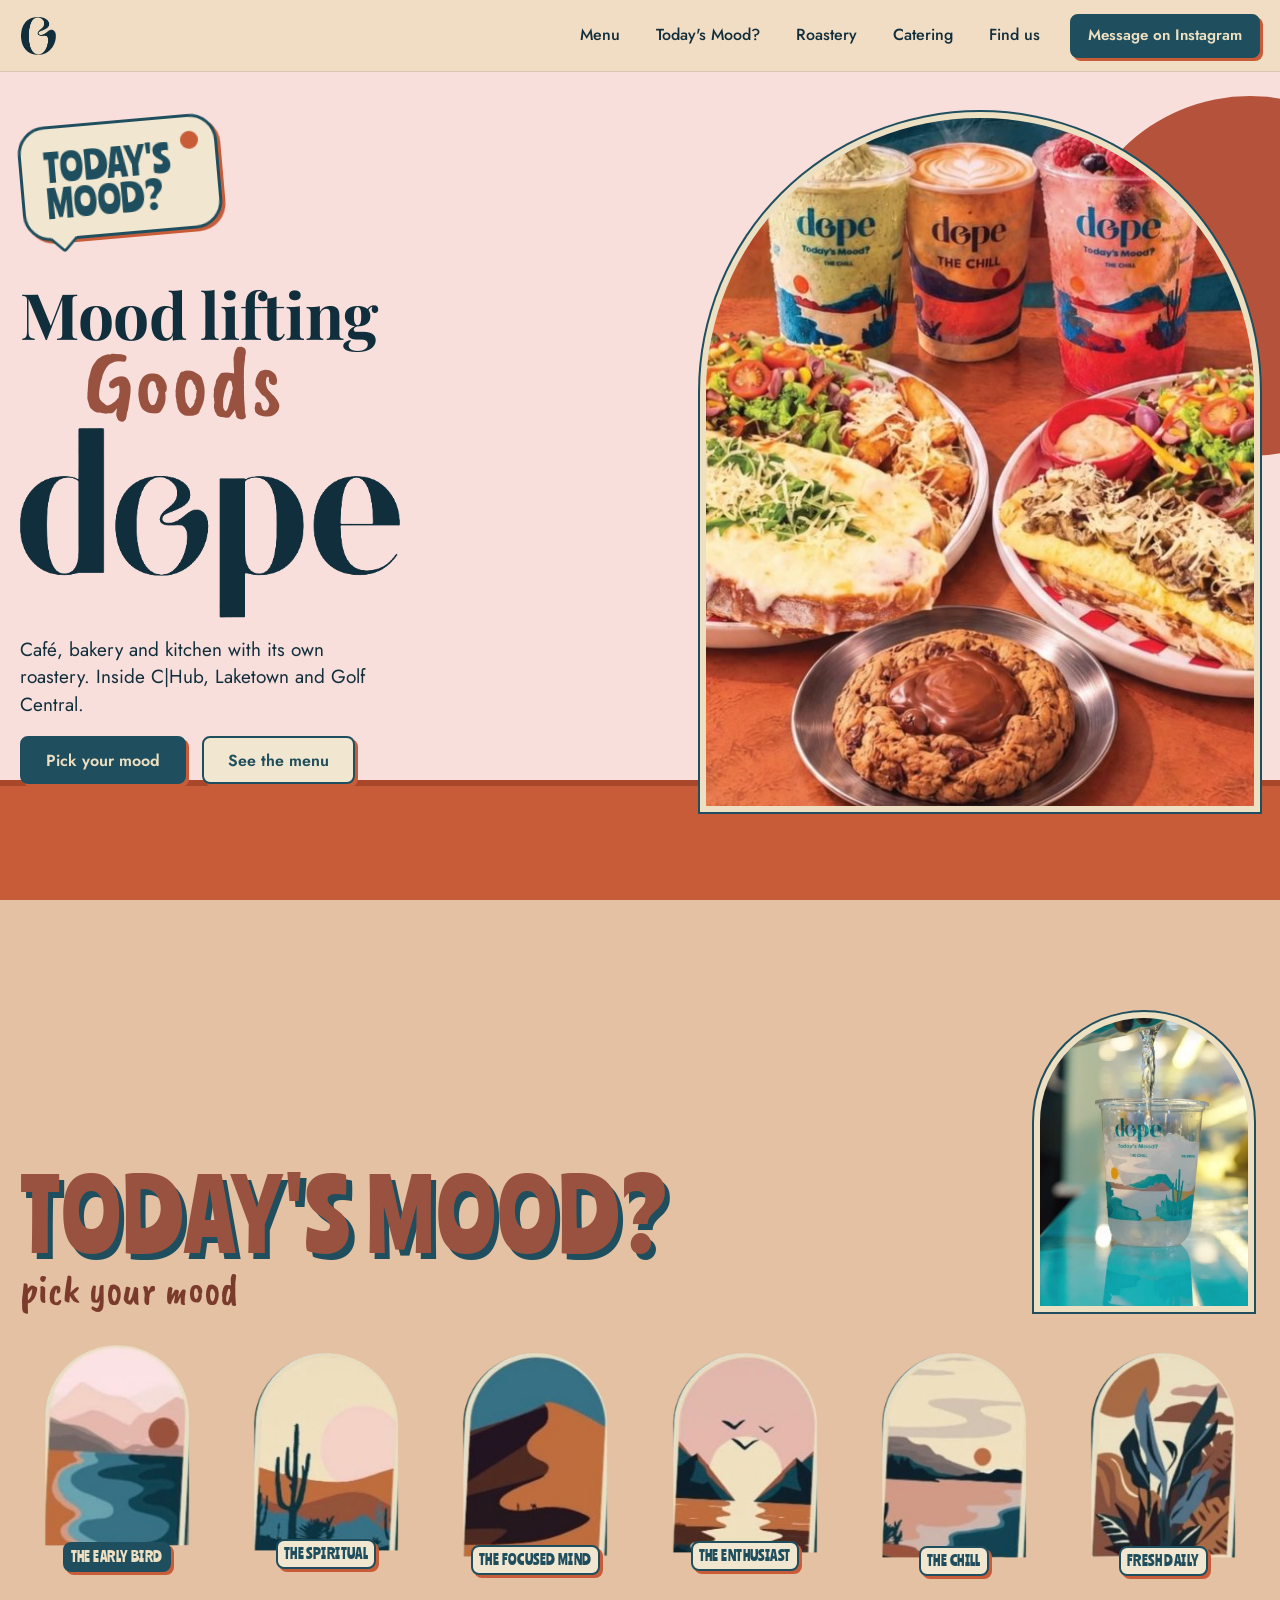
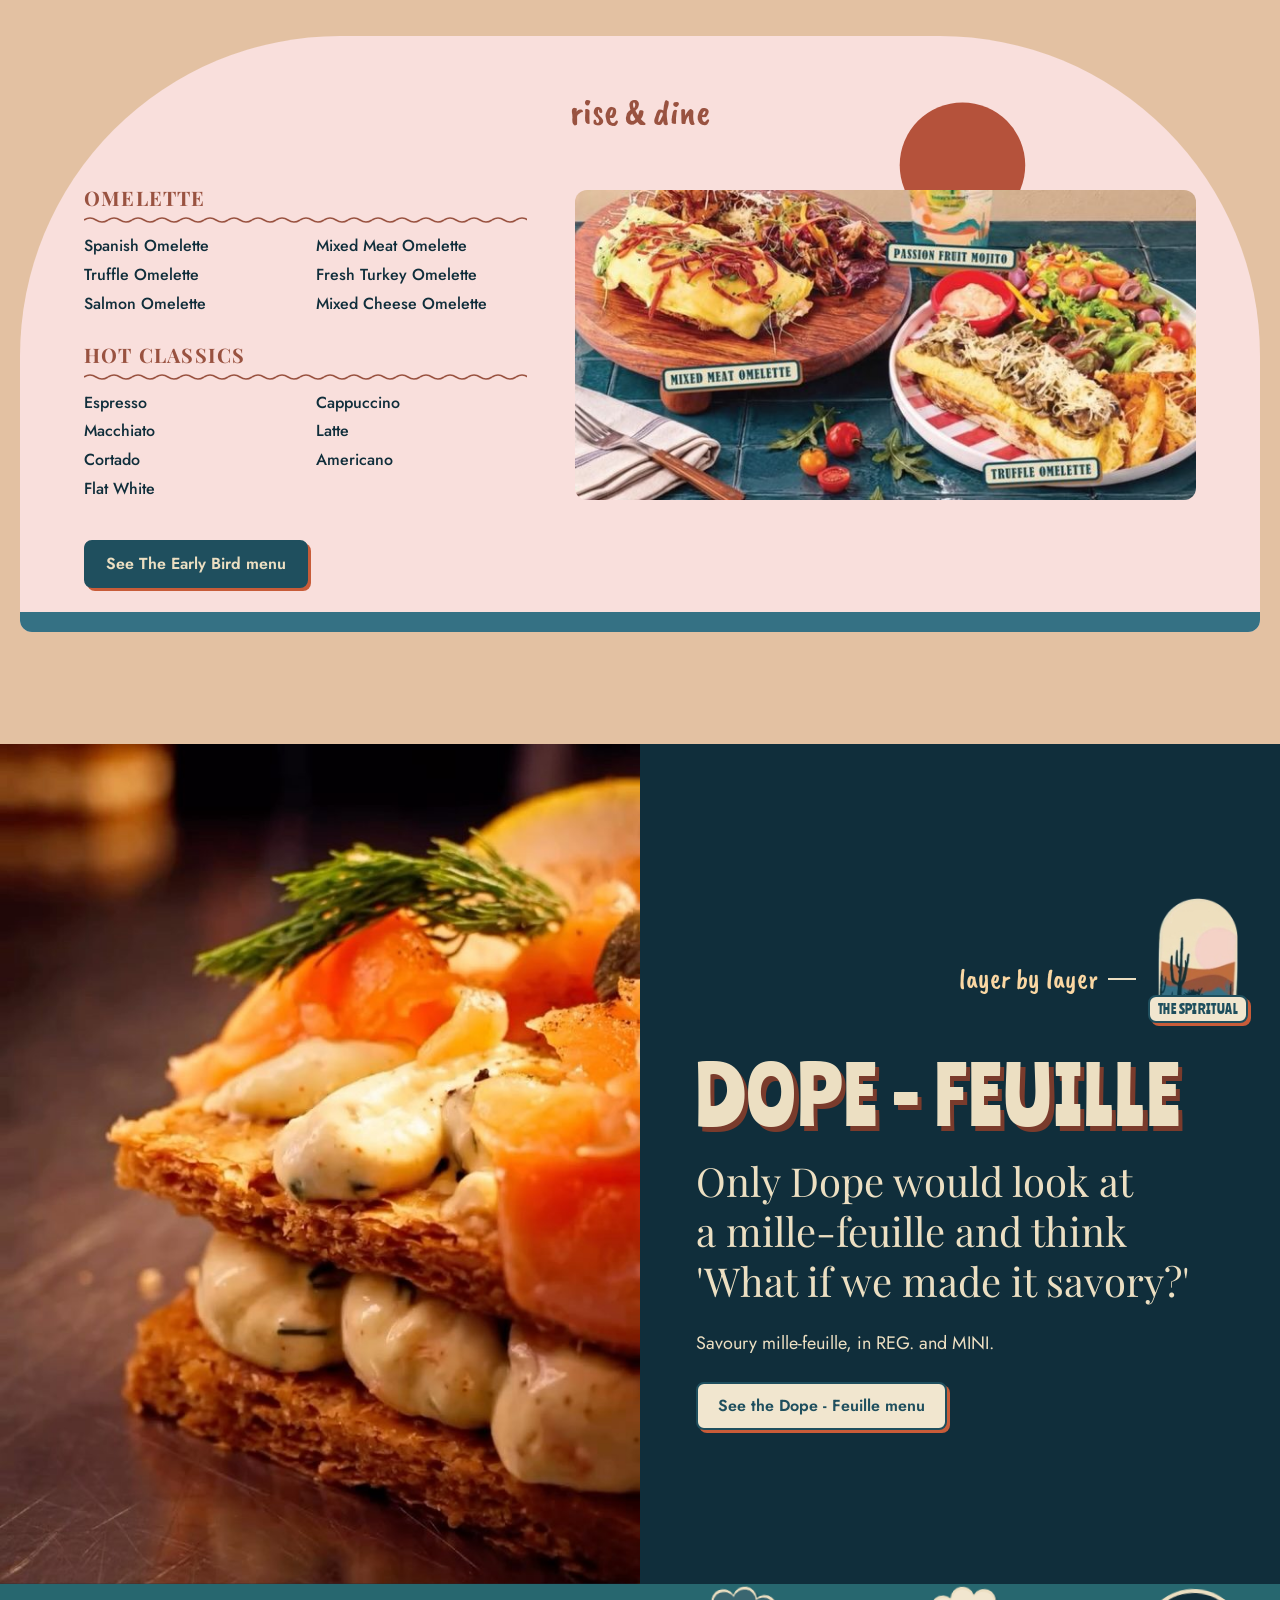
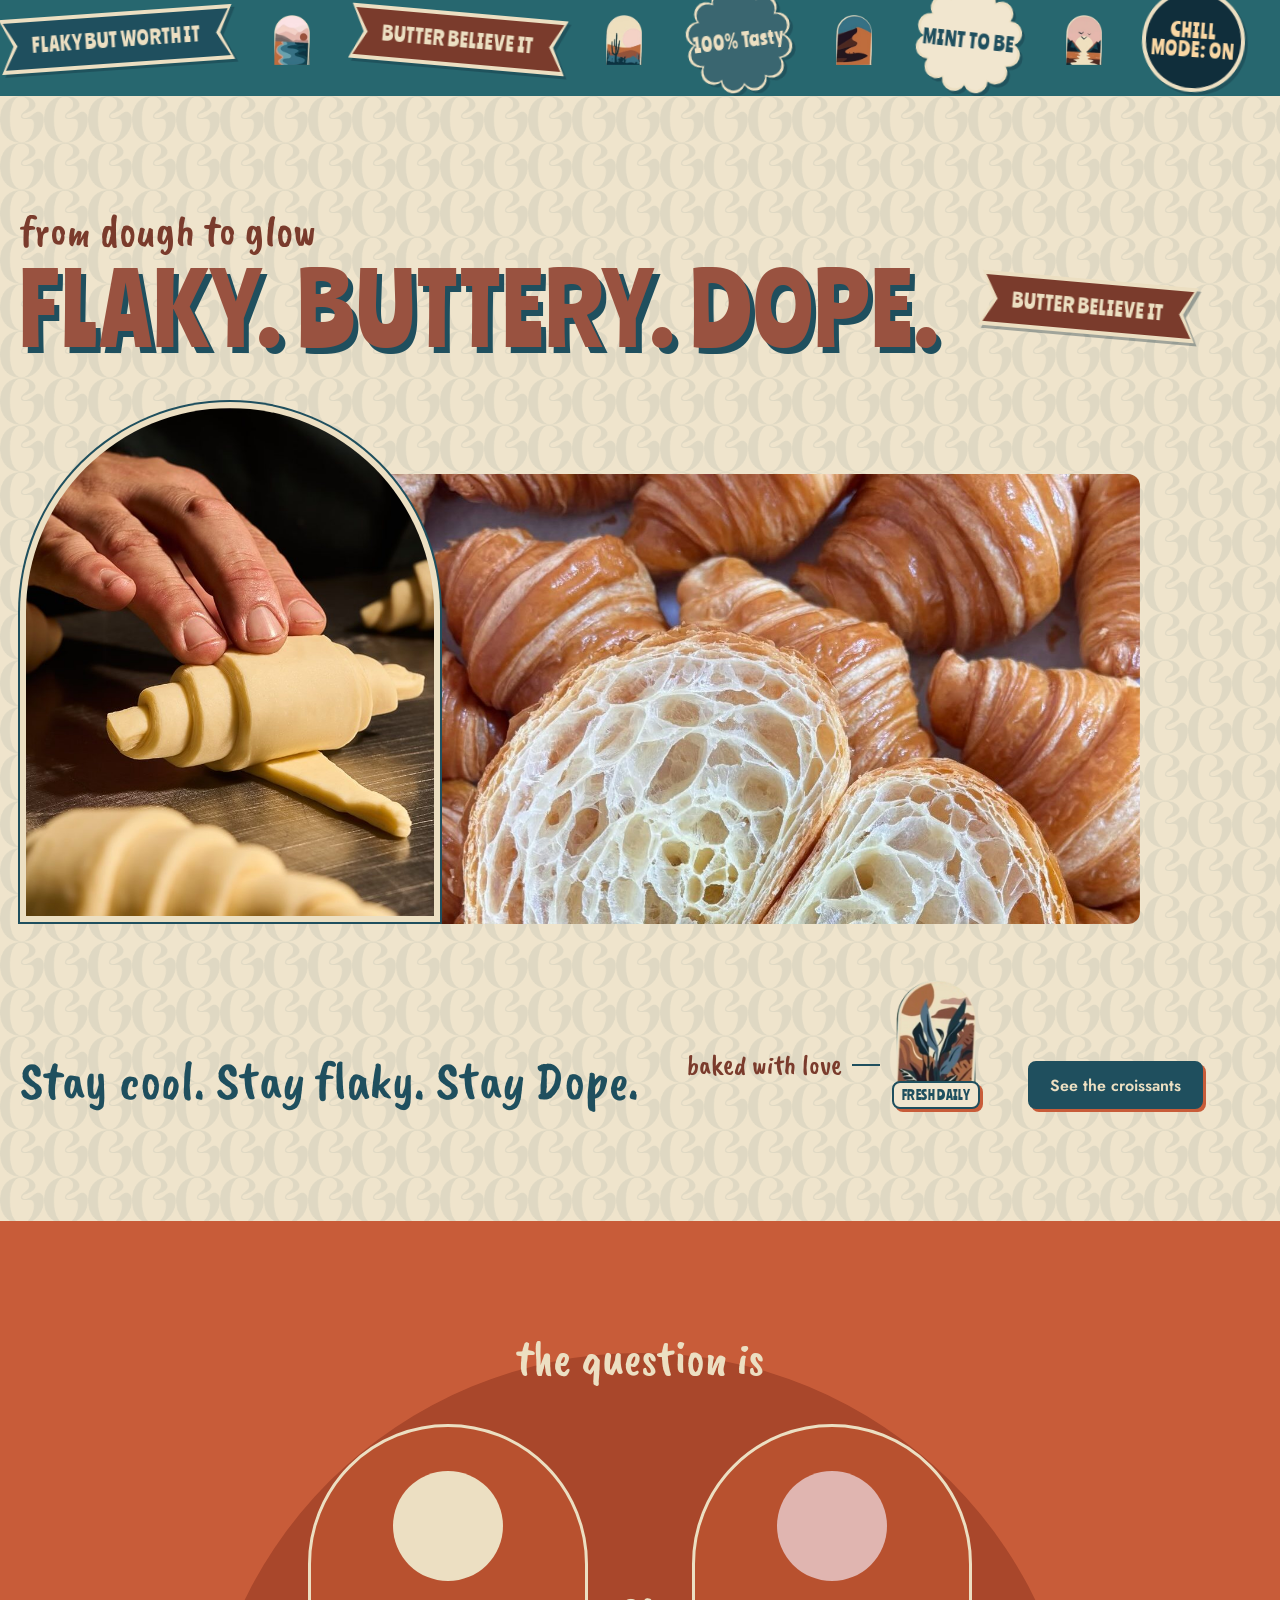
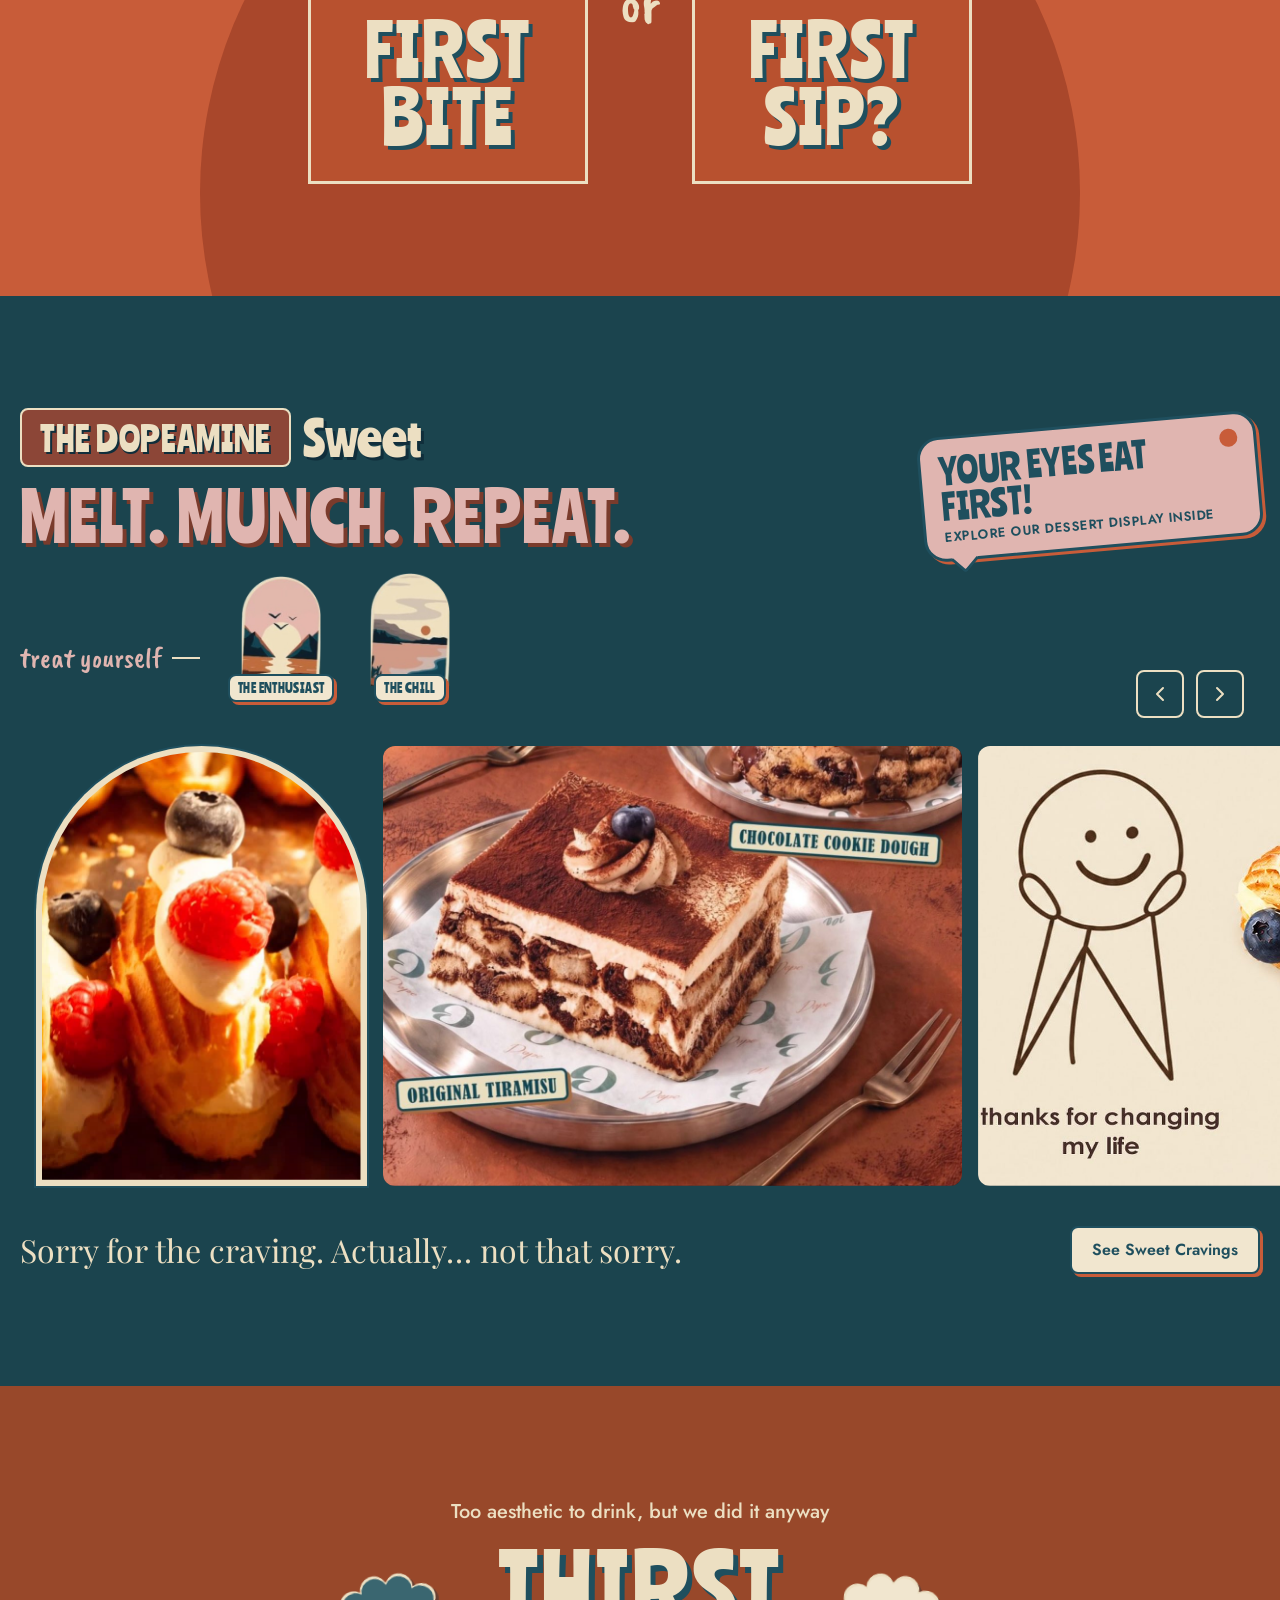
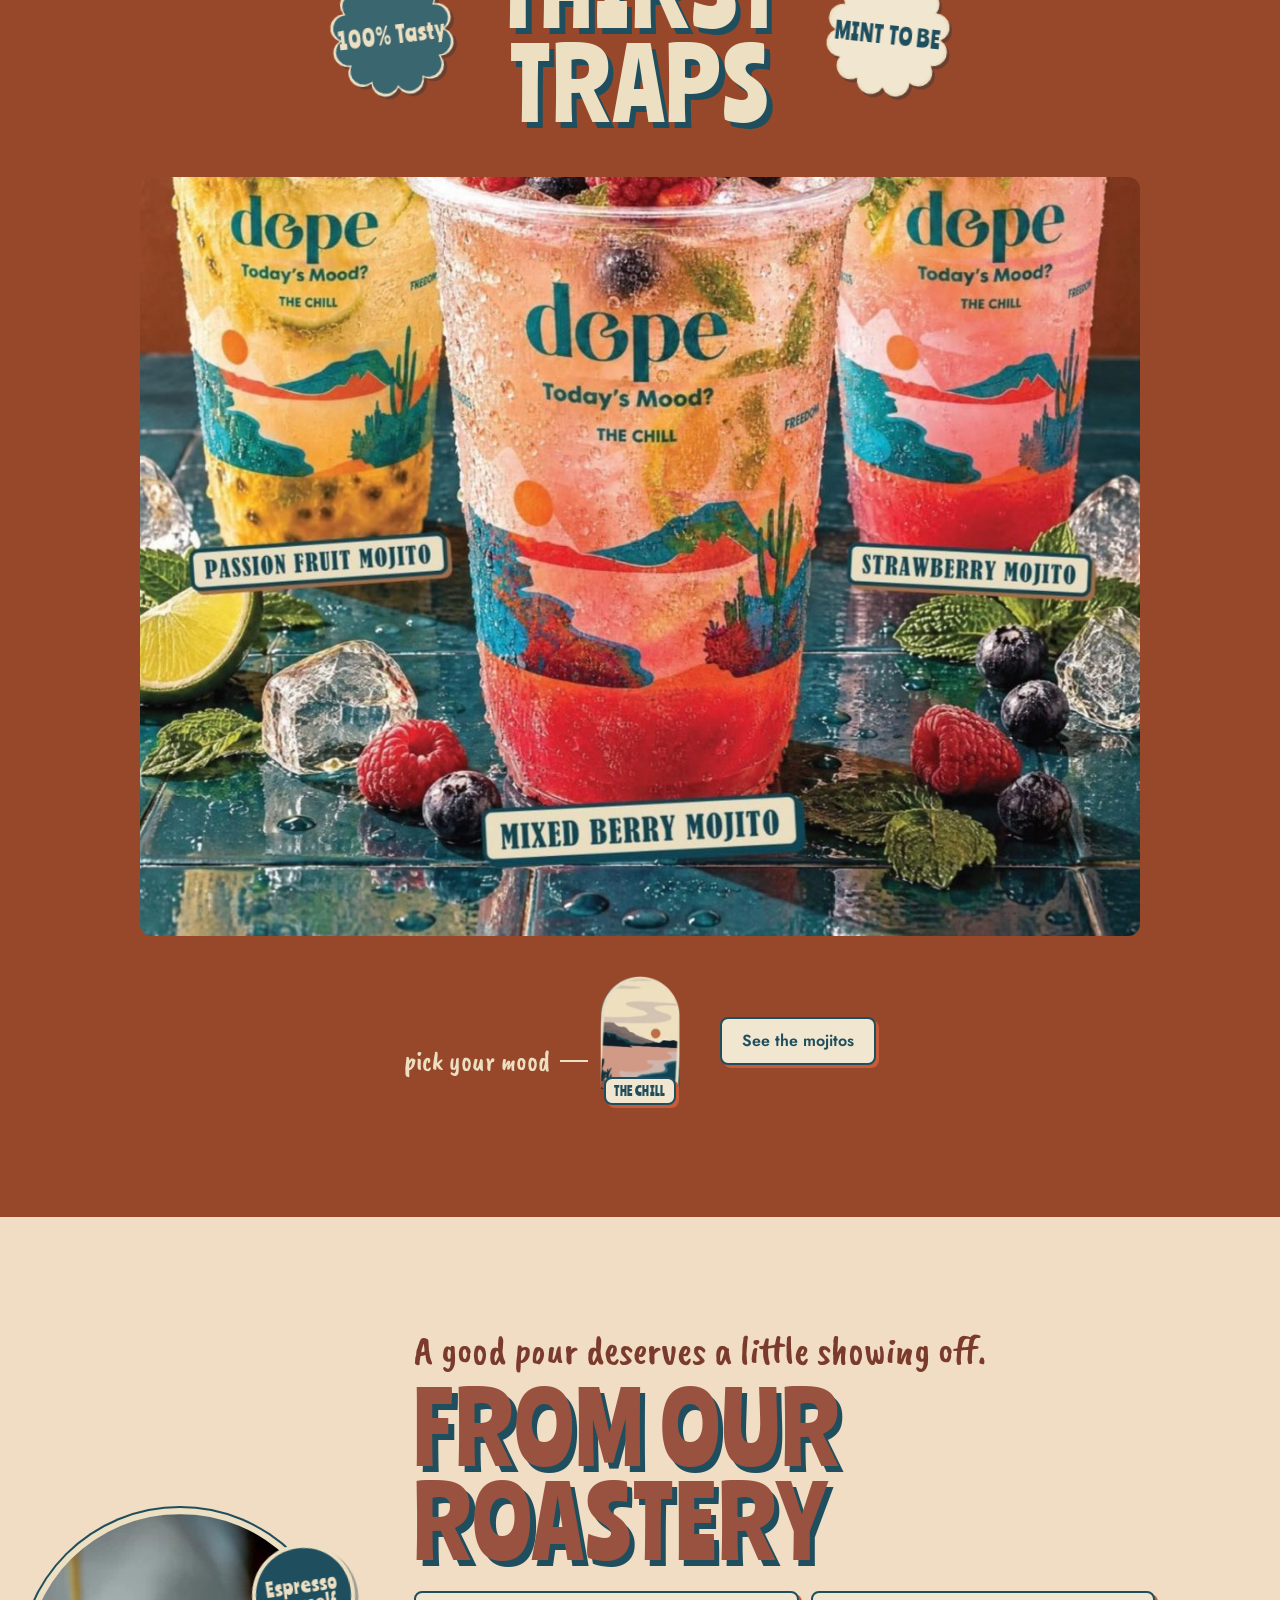
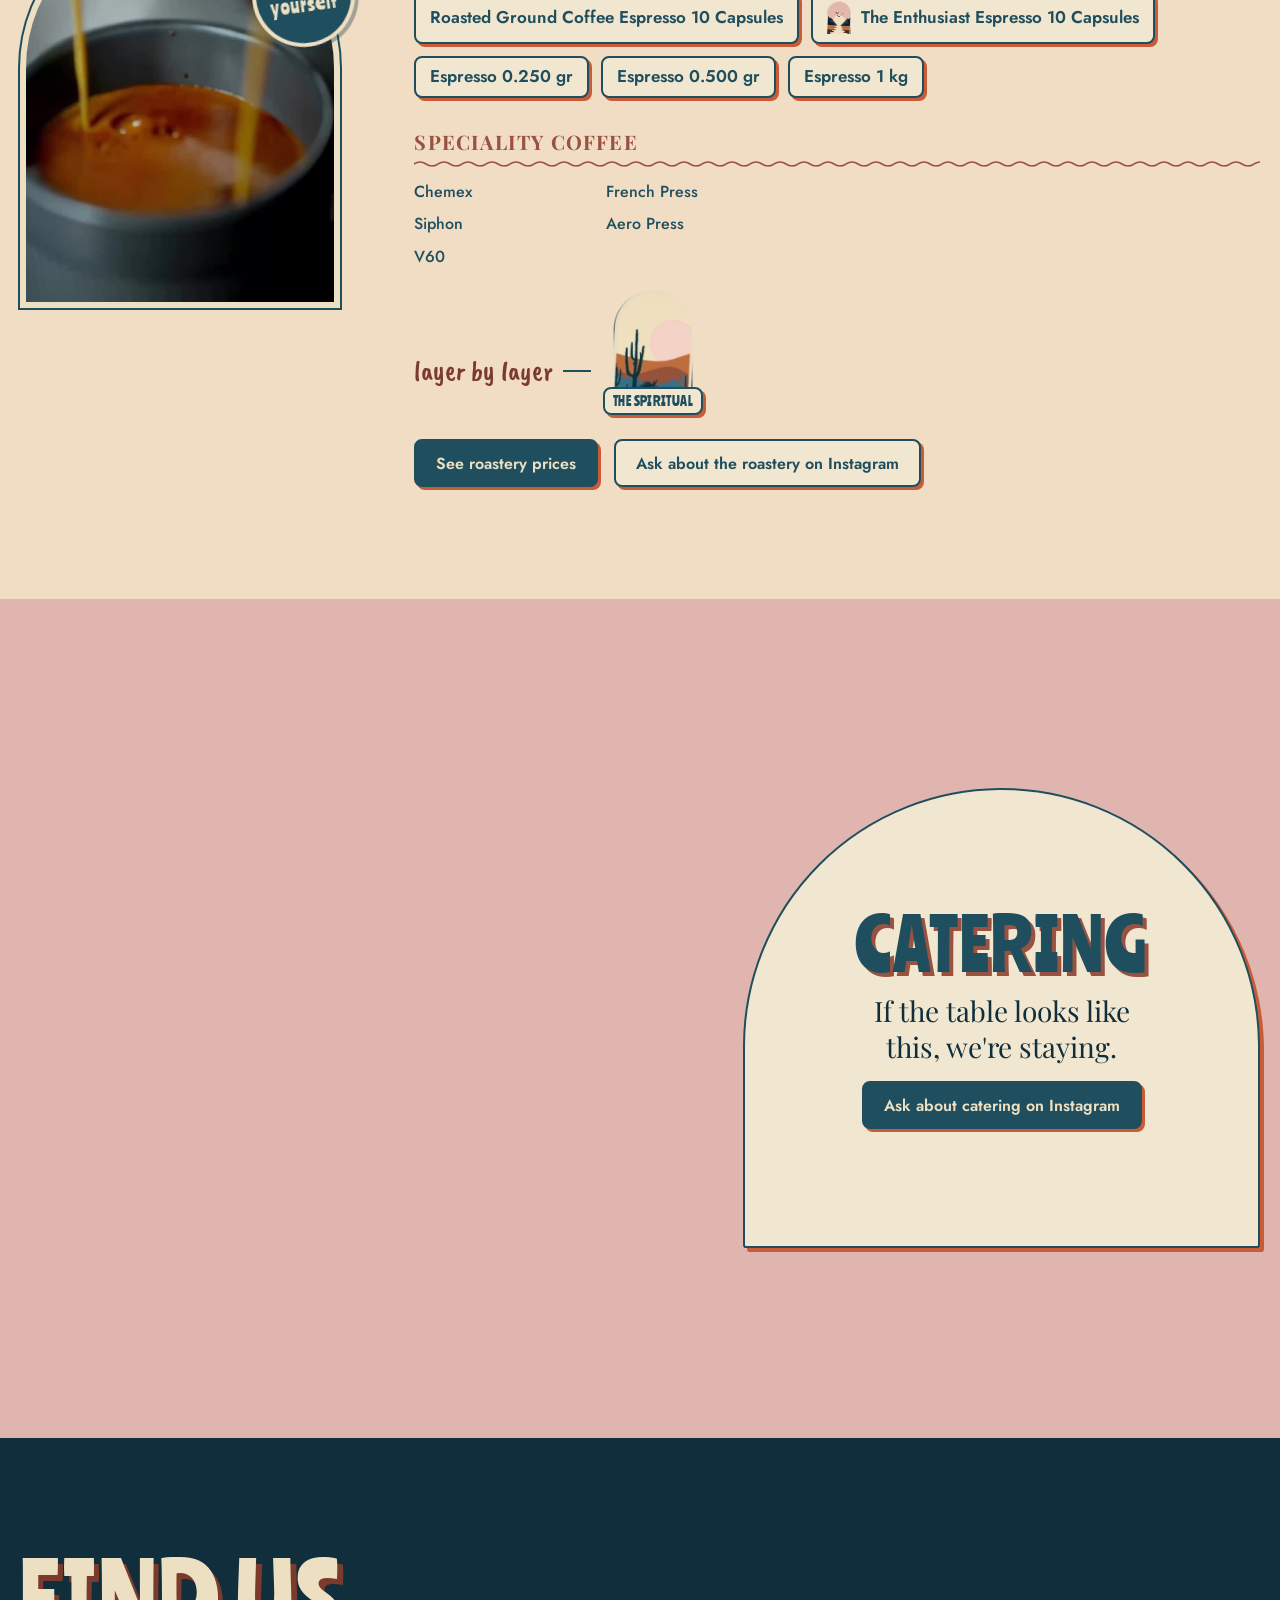
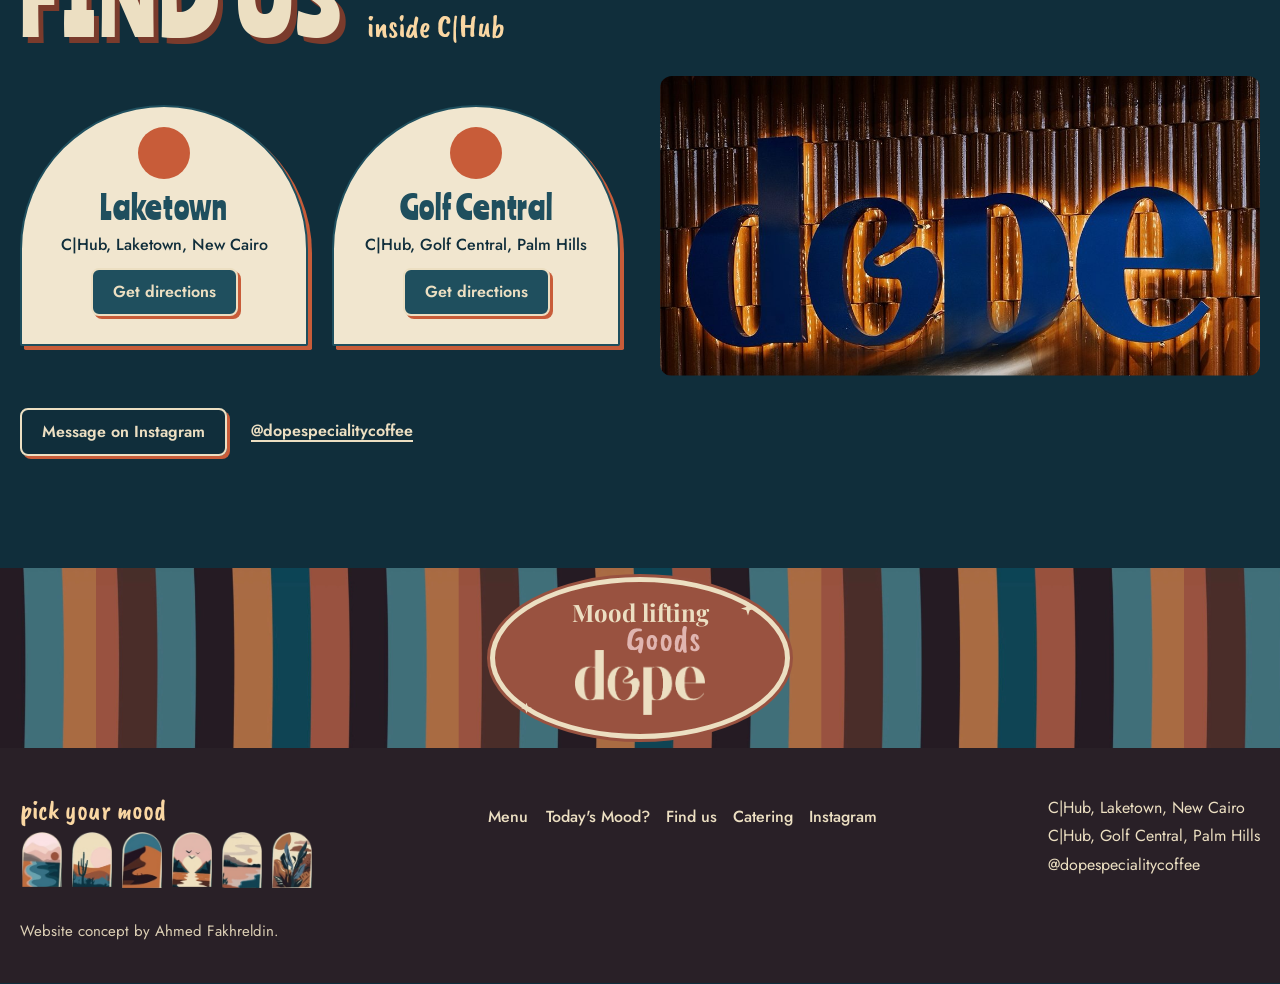
<file: index.html>
<!doctype html>
<html lang="en" class="fl">
<head>
<meta charset="utf-8"><meta name="viewport" content="width=device-width, initial-scale=1, viewport-fit=cover">
<script>(function(){var h=document.documentElement,d=0;h.classList.add('js');function show(){if(!d){d=1;h.classList.remove('fl');}}
if(document.fonts&&document.fonts.load){Promise.all(["400 1em Ranchers", "400 1em Jost", "700 1em \"Playfair Display\"", "400 1em \"Caveat Brush\""].map(function(f){return document.fonts.load(f);})).then(show,show);}else{show();}
setTimeout(show,2500);
try{var ids=["the-early-bird", "the-spiritual", "the-focused-mind", "the-enthusiast", "the-chill", "fresh-daily"],q=new URLSearchParams(location.search).get('mood'),s=localStorage.getItem('dope-mood'),m=ids.indexOf(q)>-1?q:(ids.indexOf(s)>-1?s:null);if(m){h.setAttribute('data-mood',m);}}catch(e){}})();</script>
<style>html.fl body{visibility:hidden}</style>
<noscript><style>html.fl body{visibility:visible}</style></noscript>
<title>Dope Specialty Coffee | Mood lifting goods</title>
<meta name="description" content="Today&#x27;s Mood? Dope is a café, bakery and kitchen with its own roastery, inside C|Hub at Laketown, New Cairo and Golf Central, Palm Hills.">
<meta name="theme-color" content="#102e3b">
<meta name="color-scheme" content="light">
<link rel="canonical" href="https://ahmedfakhr1.github.io/dope-preview/">
<meta property="og:type" content="website">
<meta property="og:site_name" content="Dope Specialty Coffee">
<meta property="og:title" content="Dope Specialty Coffee | Mood lifting goods">
<meta property="og:description" content="Today&#x27;s Mood? Dope is a café, bakery and kitchen with its own roastery, inside C|Hub at Laketown, New Cairo and Golf Central, Palm Hills.">
<meta property="og:url" content="https://ahmedfakhr1.github.io/dope-preview/">
<meta property="og:image" content="https://ahmedfakhr1.github.io/dope-preview/img/og-card.jpg">
<meta property="og:image:width" content="1200">
<meta property="og:image:height" content="630">
<meta property="og:image:alt" content="Dope Specialty Coffee: Today's Mood? Mood lifting goods.">
<meta name="twitter:card" content="summary_large_image">
<meta name="twitter:title" content="Dope Specialty Coffee | Mood lifting goods">
<meta name="twitter:description" content="Today&#x27;s Mood? Dope is a café, bakery and kitchen with its own roastery, inside C|Hub at Laketown, New Cairo and Golf Central, Palm Hills.">
<meta name="twitter:image" content="https://ahmedfakhr1.github.io/dope-preview/img/og-card.jpg">
<link rel="icon" href="favicon.ico" sizes="any">
<link rel="icon" type="image/png" sizes="32x32" href="img/favicon.png">
<link rel="apple-touch-icon" href="img/apple-touch-icon.png">
<link rel="preload" href="fonts/ranchers.woff2" as="font" type="font/woff2" crossorigin>
<link rel="preload" href="fonts/jost.woff2" as="font" type="font/woff2" crossorigin>
<link rel="preload" href="fonts/playfair-display.woff2" as="font" type="font/woff2" crossorigin>
<link rel="preload" href="fonts/caveat-brush.woff2" as="font" type="font/woff2" crossorigin>
<link rel="preload" as="image" href="img/hero-cover-720.jpg" imagesrcset="img/hero-cover-720.jpg 720w, img/hero-cover-1200.jpg 1200w" imagesizes="(min-width:1024px) 560px, calc(100vw - 32px)" fetchpriority="high">
<link rel="stylesheet" href="fonts/fonts.css?v=e0df210c">
<link rel="stylesheet" href="site.css?v=a7929664">
<script type="application/ld+json">{
 "@context": "https://schema.org",
 "@graph": [
  {
   "@type": "Organization",
   "@id": "https://ahmedfakhr1.github.io/dope-preview/#dope",
   "name": "Dope Specialty Coffee",
   "alternateName": "Dope",
   "slogan": "Mood lifting goods.",
   "url": "https://ahmedfakhr1.github.io/dope-preview/",
   "logo": "https://ahmedfakhr1.github.io/dope-preview/img/apple-touch-icon.png",
   "sameAs": [
    "https://www.instagram.com/dopespecialitycoffee/"
   ]
  },
  {
   "@type": "CafeOrCoffeeShop",
   "name": "Dope Specialty Coffee, C|Hub Laketown",
   "parentOrganization": {
    "@id": "https://ahmedfakhr1.github.io/dope-preview/#dope"
   },
   "containedInPlace": {
    "@type": "Place",
    "name": "C|Hub, Laketown"
   },
   "address": {
    "@type": "PostalAddress",
    "addressLocality": "New Cairo",
    "addressCountry": "EG"
   },
   "hasMap": "https://www.google.com/maps/search/?api=1&query=2GGR%2BH86%20New%20Cairo",
   "hasMenu": "https://ahmedfakhr1.github.io/dope-preview/menu.html"
  },
  {
   "@type": "CafeOrCoffeeShop",
   "name": "Dope Specialty Coffee, C|Hub Golf Central",
   "parentOrganization": {
    "@id": "https://ahmedfakhr1.github.io/dope-preview/#dope"
   },
   "containedInPlace": {
    "@type": "Place",
    "name": "C|Hub, Golf Central"
   },
   "address": {
    "@type": "PostalAddress",
    "addressLocality": "Palm Hills, 6th of October",
    "addressCountry": "EG"
   },
   "hasMap": "https://www.google.com/maps/search/?api=1&query=X2VV%2BPGC%20First%206th%20of%20October",
   "hasMenu": "https://ahmedfakhr1.github.io/dope-preview/menu.html"
  }
 ]
}</script>
<script src="app.js?v=70f2d01a" defer></script>
</head>
<body class="page-home">
<a class="skip" href="#main">Skip to content</a>
<header class="site-header">
<a class="logo" href="index.html" aria-label="Dope home"><span class="logo-curl" aria-hidden="true"></span><span class="logo-word" aria-hidden="true"></span></a>
<nav class="main-nav" aria-label="Main"><a href="menu.html">Menu</a><a href="#moods">Today's Mood?</a><a href="#roastery">Roastery</a><a href="#catering">Catering</a><a href="#find-us">Find us</a></nav>
<a class="btn btn-primary hdr-cta" href="https://ig.me/m/dopespecialitycoffee" target="_blank" rel="noopener" data-event="header-message">Message on Instagram</a>
<button class="burger" type="button" aria-label="Open menu" aria-expanded="false" aria-controls="drawer" data-event="burger"><svg class="ic" xmlns="http://www.w3.org/2000/svg" width="28" height="28" viewBox="0 0 24 24" fill="none" stroke="currentColor" stroke-width="2" stroke-linecap="round" stroke-linejoin="round" aria-hidden="true" focusable="false"><path d="M4 6l16 0"/><path d="M4 12l16 0"/><path d="M4 18l16 0"/></svg></button>
</header>
<dialog class="drawer" id="drawer" aria-label="Menu">
<div class="drawer-top"><button class="drawer-close" type="button" aria-label="Close menu"><svg class="ic" xmlns="http://www.w3.org/2000/svg" width="28" height="28" viewBox="0 0 24 24" fill="none" stroke="currentColor" stroke-width="2" stroke-linecap="round" stroke-linejoin="round" aria-hidden="true" focusable="false"><path d="M18 6l-12 12"/><path d="M6 6l12 12"/></svg></button></div>
<nav class="drawer-links" aria-label="Site"><a href="menu.html">MENU</a><a href="#moods">TODAY'S MOOD?</a><a href="#sweet-cravings">SWEET CRAVINGS</a><a href="#roastery">ROASTERY</a><a href="#catering">CATERING</a><a href="#find-us">FIND US</a></nav>
<div class="drawer-foot">
<a class="btn btn-outline" href="https://ig.me/m/dopespecialitycoffee" target="_blank" rel="noopener" data-event="drawer-message">Message on Instagram</a>
<div><p class="label">pick your mood</p><div class="drawer-moods"><a href="menu.html?mood=the-early-bird" aria-label="The Early Bird"><img src="img/arch-the-early-bird.png" width="182" height="252" alt="" decoding="async"></a><a href="menu.html?mood=the-spiritual" aria-label="The Spiritual"><img src="img/arch-the-spiritual.png" width="183" height="250" alt="" decoding="async"></a><a href="menu.html?mood=the-focused-mind" aria-label="The Focused Mind"><img src="img/arch-the-focused-mind.png" width="183" height="257" alt="" decoding="async"></a><a href="menu.html?mood=the-enthusiast" aria-label="The Enthusiast"><img src="img/arch-the-enthusiast.png" width="183" height="252" alt="" decoding="async"></a><a href="menu.html?mood=the-chill" aria-label="The Chill"><img src="img/arch-the-chill.png" width="182" height="257" alt="" decoding="async"></a><a href="menu.html?mood=fresh-daily" aria-label="Fresh Daily"><img src="img/arch-fresh-daily.png" width="186" height="263" alt="" decoding="async"></a></div></div>
</div>
</dialog>
<main id="main">
<section class="hero" id="top">
<div class="hero-top" id="hero-top" aria-hidden="true"></div>
<div class="hero-sun-wrap" aria-hidden="true"><div class="hero-sun"></div></div>
<div class="hero-band" aria-hidden="true"></div>
<div class="wrap hero-grid">
<div class="hero-copy">
<span class="bubble hero-bubble" aria-hidden="true"><span class="bubble-dot"></span>TODAY'S<br>MOOD?</span>
<h1 class="lockup"><span class="sr-only">Dope Specialty Coffee: mood lifting goods</span><span class="lk-1" aria-hidden="true">Mood lifting</span><span class="lk-2" aria-hidden="true">Goods</span><span class="lk-word" aria-hidden="true"></span></h1>
<p class="hero-sub">Café, bakery and kitchen with its own roastery. Inside C|Hub, Laketown and Golf Central.</p>
<div class="btn-row hero-btns"><a class="btn btn-primary" href="#moods" data-event="hero-pick-mood">Pick your mood</a><a class="btn btn-secondary" href="menu.html" data-event="hero-menu">See the menu</a></div>
</div>
<div class="hero-art"><div class="arch hero-arch"><img src="img/hero-cover-1200.jpg" srcset="img/hero-cover-720.jpg 720w, img/hero-cover-1200.jpg 1200w" sizes="(min-width:1024px) 560px, calc(100vw - 32px)" width="1200" height="1158" alt="Three Dope cups printed Today&#x27;s Mood? on a terracotta table, with two plates on red-and-white stripes and a chocolate cookie dough" decoding="async" fetchpriority="high"></div></div>
</div>
</section>
<div id="hero-end" aria-hidden="true"></div>
<section class="section moods" id="moods" aria-labelledby="moods-h">
<div class="wrap">
<div class="moods-head"><div><h2 class="wood h-display moods-h" id="moods-h">Today's Mood?</h2><p class="script moods-script">pick your mood</p></div><div class="arch moods-cup" data-rv="wipe"><img src="img/today-cup.jpg" width="640" height="880" alt="A Dope cup printed Today&#x27;s Mood?, THE CHILL and THE SPIRITUAL, being filled with water over ice" decoding="async"></div></div>
<fieldset class="picker"><legend class="sr-only">Today's Mood?</legend><div class="picker-grid"><div class="pick"><input type="radio" name="mood" id="mood-the-early-bird" value="the-early-bird" checked><label for="mood-the-early-bird"><span class="pa"><img src="img/arch-the-early-bird.png" width="182" height="252" alt="" decoding="async"></span><span class="plate">THE EARLY BIRD</span></label></div><div class="pick"><input type="radio" name="mood" id="mood-the-spiritual" value="the-spiritual"><label for="mood-the-spiritual"><span class="pa"><img src="img/arch-the-spiritual.png" width="183" height="250" alt="" decoding="async"></span><span class="plate">THE SPIRITUAL</span></label></div><div class="pick"><input type="radio" name="mood" id="mood-the-focused-mind" value="the-focused-mind"><label for="mood-the-focused-mind"><span class="pa"><img src="img/arch-the-focused-mind.png" width="183" height="257" alt="" decoding="async"></span><span class="plate">THE FOCUSED MIND</span></label></div><div class="pick"><input type="radio" name="mood" id="mood-the-enthusiast" value="the-enthusiast"><label for="mood-the-enthusiast"><span class="pa"><img src="img/arch-the-enthusiast.png" width="183" height="252" alt="" decoding="async"></span><span class="plate">THE ENTHUSIAST</span></label></div><div class="pick"><input type="radio" name="mood" id="mood-the-chill" value="the-chill"><label for="mood-the-chill"><span class="pa"><img src="img/arch-the-chill.png" width="182" height="257" alt="" decoding="async"></span><span class="plate">THE CHILL</span></label></div><div class="pick"><input type="radio" name="mood" id="mood-fresh-daily" value="fresh-daily"><label for="mood-fresh-daily"><span class="pa"><img src="img/arch-fresh-daily.png" width="186" height="263" alt="" decoding="async"></span><span class="plate">FRESH DAILY</span></label></div></div></fieldset>
<div class="mood-window" id="mood-window"><div class="mood-sky" aria-hidden="true"><div class="mood-sun"></div></div><div class="mood-panel" data-mood="the-early-bird" role="group" aria-label="The Early Bird">
<p class="script mw-tag">rise &amp; dine</p>
<div class="mw-body"><figure class="mw-photo"><img src="img/mood-the-early-bird-1200.jpg" srcset="img/mood-the-early-bird-640.jpg 640w, img/mood-the-early-bird-1200.jpg 1200w" sizes="(min-width:900px) 640px, calc(100vw - 64px)" width="1200" height="600" alt="Mixed Meat Omelette and Truffle Omelette on a tiled table, with a Passion Fruit Mojito" decoding="async"></figure><div class="mw-lists"><div class="mw-list"><h3 class="subhead squig">OMELETTE</h3><ul class="mw-names mw-names--long"><li>Spanish Omelette</li><li>Truffle Omelette</li><li>Salmon Omelette</li><li>Mixed Meat Omelette</li><li>Fresh Turkey Omelette</li><li>Mixed Cheese Omelette</li></ul></div><div class="mw-list"><h3 class="subhead squig">HOT CLASSICS</h3><ul class="mw-names"><li>Espresso</li><li>Macchiato</li><li>Cortado</li><li>Flat White</li><li>Cappuccino</li><li>Latte</li><li>Americano</li></ul></div></div></div>
<div class="mw-foot"><a class="btn btn-primary mw-btn" href="menu.html?mood=the-early-bird#omelette" data-event="mood-window-menu">See The Early Bird menu</a></div>
</div><div class="mood-panel" data-mood="the-spiritual" role="group" aria-label="The Spiritual">
<p class="script mw-tag">layer by layer</p>
<div class="mw-body"><figure class="mw-photo"><img src="img/mood-the-spiritual-1200.jpg" srcset="img/mood-the-spiritual-640.jpg 640w, img/mood-the-spiritual-1200.jpg 1200w" sizes="(min-width:900px) 640px, calc(100vw - 64px)" width="1200" height="600" alt="Smoked Salmon, Pecan Apple and Pastrami mille-feuilles on steel plates" decoding="async"></figure><div class="mw-lists"><div class="mw-list"><h3 class="subhead squig">DOPE - FEUILLE</h3><ul class="mw-names mw-names--long"><li>Smoked Turkey</li><li>Roast Beef</li><li>Salmon</li><li>Pastrami</li><li>Tuna</li><li>Shrimp</li><li>Roquefort Blueberry Apple</li><li>Pecan Apple</li></ul><a class="textlink" href="menu.html?mood=the-spiritual#dope-feuille" data-event="mood-full-list">See the full Dope - Feuille list</a></div><div class="mw-list"><h3 class="subhead squig">HOT BEVERAGES</h3><ul class="mw-names mw-names--long"><li>Green Tea</li><li>Black Tea</li><li>Lemon Ginger</li><li>Belgian Hot Chocolate</li><li>Single Turkish Coffee</li><li>Double Turkish Coffee</li><li>Herbs</li></ul></div></div></div>
<div class="mw-foot"><a class="btn btn-primary mw-btn" href="menu.html?mood=the-spiritual#dope-feuille" data-event="mood-window-menu">See The Spiritual menu</a></div>
</div><div class="mood-panel" data-mood="the-focused-mind" role="group" aria-label="The Focused Mind">
<p class="script mw-tag">fresh &amp; green</p>
<div class="mw-body"><figure class="mw-photo"><img src="img/mood-the-focused-mind-1200.jpg" srcset="img/mood-the-focused-mind-640.jpg 640w, img/mood-the-focused-mind-1200.jpg 1200w" sizes="(min-width:900px) 640px, calc(100vw - 64px)" width="1200" height="600" alt="Grilled Chicken Salad, Burrata Salad and Seafood Salad in steel bowls on teal tiles" decoding="async"></figure><div class="mw-lists"><div class="mw-list"><h3 class="subhead squig">SALAD</h3><ul class="mw-names mw-names--long"><li>Burrata Salad</li><li>Grilled Chicken Salad</li><li>Salmon Avocado Salad</li><li>Seafood Salad</li><li>Tuna Salad</li></ul></div><div class="mw-list"><h3 class="subhead squig">MATCHA</h3><ul class="mw-names mw-names--long"><li>Matcha Latte</li><li>Iced Matcha Latte</li><li>Hot White Chocolate Matcha</li><li>Iced White Chocolate Matcha</li><li>Iced Blueberry Matcha</li><li>Iced Sea Salted Vanilla Matcha Latte</li><li>Hot Sea Salted Vanilla Matcha Latte</li><li>Iced Strawberry Matcha</li></ul><a class="textlink" href="menu.html?mood=the-focused-mind#matcha" data-event="mood-full-list">See the full Matcha list</a></div></div></div>
<div class="mw-foot"><a class="btn btn-primary mw-btn" href="menu.html?mood=the-focused-mind#salad" data-event="mood-window-menu">See The Focused Mind menu</a></div>
</div><div class="mood-panel" data-mood="the-enthusiast" role="group" aria-label="The Enthusiast">
<p class="script mw-tag">pick your bite</p>
<div class="mw-body"><figure class="mw-photo"><img src="img/mood-the-enthusiast-1200.jpg" srcset="img/mood-the-enthusiast-640.jpg 640w, img/mood-the-enthusiast-1200.jpg 1200w" sizes="(min-width:900px) 640px, calc(100vw - 64px)" width="1200" height="600" alt="A tray of freshly baked éclairs in an oven" decoding="async"></figure><div class="mw-lists"><div class="mw-list"><h3 class="subhead squig">SANDWICH</h3><ul class="mw-names"><li>Roast Beef</li><li>Salmon</li><li>Tuna Brown</li><li>Halloumi</li><li>Turkey</li><li>Shrimp</li><li>Burrata Cheese</li><li>Grilled Chicken</li></ul><a class="textlink" href="menu.html?mood=the-enthusiast#sandwich" data-event="mood-full-list">See the full Sandwich list</a></div><div class="mw-list"><h3 class="subhead squig">ÉCLAIR</h3><ul class="mw-names mw-names--long"><li>Chocolate Éclair</li><li>Mixed Berries Éclair</li><li>Coffee Éclair</li><li>Pistachio Éclair</li><li>Paris-Brest Hazelnuts</li><li>Paris-Brest Pistachio</li><li>Caramel Éclair</li><li>Mango Éclair</li></ul><a class="textlink" href="menu.html?mood=the-enthusiast#eclair" data-event="mood-full-list">See the full Éclair list</a></div></div></div>
<div class="mw-foot"><a class="btn btn-primary mw-btn" href="menu.html?mood=the-enthusiast#sandwich" data-event="mood-window-menu">See The Enthusiast menu</a></div>
</div><div class="mood-panel" data-mood="the-chill" role="group" aria-label="The Chill">
<p class="script mw-tag">freshly baked</p>
<div class="mw-body"><figure class="mw-photo"><img src="img/mood-the-chill-1200.jpg" srcset="img/mood-the-chill-640.jpg 640w, img/mood-the-chill-1200.jpg 1200w" sizes="(min-width:900px) 640px, calc(100vw - 64px)" width="1200" height="600" alt="Salmon Bagel, Pepperoni Bagel, Mixed Cheese &amp; Mushroom Bagel, Burrata Cheese Focaccia and Burrata Cheese Sandwich on striped plates" decoding="async"></figure><div class="mw-lists"><div class="mw-list"><h3 class="subhead squig">BAGEL SANDWICH</h3><ul class="mw-names mw-names--long"><li>Cream Cheese Bagel</li><li>Cream Cheese Salami or Pepperoni Bagel</li><li>Mixed Cheese &amp; Mushroom Bagel</li><li>Salmon Bagel</li><li>Smoked Turkey Bagel</li><li>Roast Beef &amp; Cheese Bagel</li><li>Grilled Chicken Bagel</li></ul><a class="textlink" href="menu.html?mood=the-chill#bagel-sandwich" data-event="mood-full-list">See the full Bagel Sandwich list</a></div><div class="mw-list"><h3 class="subhead squig">MOJITO COLD DRINKS</h3><ul class="mw-names"><li>Mixed Berry</li><li>Peach</li><li>Passion Fruit</li><li>Classic Mojito</li><li>Strawberry</li><li>Mango</li><li>Blueberry</li><li>Cherry</li></ul><a class="textlink" href="menu.html?mood=the-chill#mojito-cold-drinks" data-event="mood-full-list">See the full Mojito Cold Drinks list</a></div></div></div>
<div class="mw-foot"><a class="btn btn-primary mw-btn" href="menu.html?mood=the-chill#bagel-sandwich" data-event="mood-window-menu">See The Chill menu</a></div>
</div><div class="mood-panel" data-mood="fresh-daily" role="group" aria-label="Fresh Daily">
<p class="script mw-tag">baked with love</p>
<div class="mw-body"><figure class="mw-photo"><img src="img/mood-fresh-daily-1200.jpg" srcset="img/mood-fresh-daily-640.jpg 640w, img/mood-fresh-daily-1200.jpg 1200w" sizes="(min-width:900px) 640px, calc(100vw - 64px)" width="1200" height="600" alt="Pistachio Croissant, Almond Croissant and Croissant with Smoked Salmon on teal tiles" decoding="async"></figure><div class="mw-lists"><div class="mw-list"><h3 class="subhead squig">CROISSANT SANDWICH</h3><ul class="mw-names mw-names--long"><li>French Croissant with Smoked Salmon</li><li>French Croissant with Turkey</li><li>French Croissant with Salami or Pepperoni</li><li>French Croissant Sandwich</li></ul></div><div class="mw-list"><h3 class="subhead squig">CROISSANT</h3><ul class="mw-names"><li>Plain Croissant</li><li>Turkey Croissant</li><li>Zaatar Croissant</li><li>Pain Suisse</li><li>Pistachio Croissant</li><li>Cookies Croissant</li><li>Pastrami Croissant</li><li>Emmental Croissant</li></ul><a class="textlink" href="menu.html?mood=fresh-daily#croissant" data-event="mood-full-list">See the full Croissant list</a></div></div></div>
<div class="mw-foot"><a class="btn btn-primary mw-btn" href="menu.html?mood=fresh-daily#croissant-sandwich" data-event="mood-window-menu">See Fresh Daily menu</a></div>
</div></div>
<p class="sr-only" role="status" id="mood-status">Showing The Early Bird</p>
</div>
</section>
<section class="df" id="dope-feuille" aria-labelledby="df-h">
<figure class="df-photo" data-rv="wipe"><img src="img/dope-feuille-macro.jpg" width="720" height="1080" alt="A savoury mille-feuille with smoked salmon, cream and dill, close up on a dark wooden table" decoding="async"></figure>
<div class="df-copy">
<div class="stamp on-ink" data-persona="the-spiritual" data-rv="stamp"><span class="stamp-tag">layer by layer</span><span class="stamp-arch"><img src="img/arch-the-spiritual.png" width="183" height="250" alt="" decoding="async"><span class="plate">THE SPIRITUAL</span></span></div>
<h2 class="wood h-display" id="df-h">DOPE - FEUILLE</h2>
<blockquote class="df-quote"><p>Only Dope would look at a mille-feuille and think 'What if we made it savory?'</p></blockquote>
<p class="df-line">Savoury mille-feuille, in REG. and MINI.</p>
<a class="btn btn-secondary" href="menu.html#dope-feuille" data-event="feuille-menu">See the Dope - Feuille menu</a>
</div>
</section>
<div class="belt" aria-hidden="true"><div class="belt-track"><ul class="belt-set"><li><span class="sticker sk-ribbon sk-t1" style="--rot:-4deg;"><span>FLAKY BUT WORTH IT</span></span></li><li><img class="arch-thumb" src="img/arch-the-early-bird.png" width="182" height="252" alt="" decoding="async"></li><li><span class="sticker sk-ribbon sk-t2" style="--rot:5deg;"><span>BUTTER BELIEVE IT</span></span></li><li><img class="arch-thumb" src="img/arch-the-spiritual.png" width="183" height="250" alt="" decoding="async"></li><li><span class="sticker sk-scallop sk-t3" style="--rot:-7deg;"><span>100% Tasty</span></span></li><li><img class="arch-thumb" src="img/arch-the-focused-mind.png" width="183" height="257" alt="" decoding="async"></li><li><span class="sticker sk-scallop sk-t4" style="--rot:6deg;"><span>MINT TO BE</span></span></li><li><img class="arch-thumb" src="img/arch-the-enthusiast.png" width="183" height="252" alt="" decoding="async"></li><li><span class="sticker sk-circle sk-t5" style="--rot:4deg;"><span>CHILL MODE: ON</span></span></li><li><img class="arch-thumb" src="img/arch-the-chill.png" width="182" height="257" alt="" decoding="async"></li><li><span class="sticker sk-circle sk-t6" style="--rot:-6deg;"><span>HOT STUFF</span></span></li><li><img class="arch-thumb" src="img/arch-fresh-daily.png" width="186" height="263" alt="" decoding="async"></li><li><span class="sticker sk-circle sk-t7" style="--rot:7deg;"><span>SWEET TOOTH CLUB</span></span></li><li><img class="arch-thumb" src="img/arch-the-early-bird.png" width="182" height="252" alt="" decoding="async"></li><li><span class="sticker sk-ribbon sk-t8" style="--rot:-5deg;"><span>TREAT YOURSELF</span></span></li><li><img class="arch-thumb" src="img/arch-the-spiritual.png" width="183" height="250" alt="" decoding="async"></li><li><span class="sticker sk-oval sk-t9" style="--rot:4deg;"><span>BREAD WINNER</span></span></li><li><img class="arch-thumb" src="img/arch-the-focused-mind.png" width="183" height="257" alt="" decoding="async"></li><li><span class="sticker sk-circle sk-t1" style="--rot:-8deg;"><span>Espresso yourself</span></span></li><li><img class="arch-thumb" src="img/arch-the-enthusiast.png" width="183" height="252" alt="" decoding="async"></li></ul><ul class="belt-set"><li><span class="sticker sk-ribbon sk-t1" style="--rot:-4deg;"><span>FLAKY BUT WORTH IT</span></span></li><li><img class="arch-thumb" src="img/arch-the-early-bird.png" width="182" height="252" alt="" decoding="async"></li><li><span class="sticker sk-ribbon sk-t2" style="--rot:5deg;"><span>BUTTER BELIEVE IT</span></span></li><li><img class="arch-thumb" src="img/arch-the-spiritual.png" width="183" height="250" alt="" decoding="async"></li><li><span class="sticker sk-scallop sk-t3" style="--rot:-7deg;"><span>100% Tasty</span></span></li><li><img class="arch-thumb" src="img/arch-the-focused-mind.png" width="183" height="257" alt="" decoding="async"></li><li><span class="sticker sk-scallop sk-t4" style="--rot:6deg;"><span>MINT TO BE</span></span></li><li><img class="arch-thumb" src="img/arch-the-enthusiast.png" width="183" height="252" alt="" decoding="async"></li><li><span class="sticker sk-circle sk-t5" style="--rot:4deg;"><span>CHILL MODE: ON</span></span></li><li><img class="arch-thumb" src="img/arch-the-chill.png" width="182" height="257" alt="" decoding="async"></li><li><span class="sticker sk-circle sk-t6" style="--rot:-6deg;"><span>HOT STUFF</span></span></li><li><img class="arch-thumb" src="img/arch-fresh-daily.png" width="186" height="263" alt="" decoding="async"></li><li><span class="sticker sk-circle sk-t7" style="--rot:7deg;"><span>SWEET TOOTH CLUB</span></span></li><li><img class="arch-thumb" src="img/arch-the-early-bird.png" width="182" height="252" alt="" decoding="async"></li><li><span class="sticker sk-ribbon sk-t8" style="--rot:-5deg;"><span>TREAT YOURSELF</span></span></li><li><img class="arch-thumb" src="img/arch-the-spiritual.png" width="183" height="250" alt="" decoding="async"></li><li><span class="sticker sk-oval sk-t9" style="--rot:4deg;"><span>BREAD WINNER</span></span></li><li><img class="arch-thumb" src="img/arch-the-focused-mind.png" width="183" height="257" alt="" decoding="async"></li><li><span class="sticker sk-circle sk-t1" style="--rot:-8deg;"><span>Espresso yourself</span></span></li><li><img class="arch-thumb" src="img/arch-the-enthusiast.png" width="183" height="252" alt="" decoding="async"></li></ul></div></div>
<section class="section flaky" id="flaky" aria-labelledby="fl-h">
<div class="wrap">
<div class="fl-head"><div><p class="script fl-script">from dough to glow</p>
<h2 class="wood h-display" id="fl-h"><span>Flaky.</span> <span>Buttery.</span> <span>Dope.</span></h2></div>
<div class="fl-sticker"><span class="sticker sk-ribbon sk-t2" style="--rot:5deg;font-size:19px;" data-rv="stick"><span>BUTTER BELIEVE IT</span></span></div></div>
<div class="fl-photos"><div class="arch fl-arch" data-rv="wipe"><img src="img/dough-shaping.jpg" width="1080" height="870" alt="Hands shaping croissant dough on a dark steel counter" decoding="async"></div><figure class="fl-band" data-rv="wipe"><img src="img/croissant-pile-1290.jpg" srcset="img/croissant-pile-720.jpg 720w, img/croissant-pile-1290.jpg 1290w" sizes="(min-width:900px) 760px, 100vw" width="1290" height="760" alt="A pile of golden croissants, one torn open to show the honeycomb crumb" decoding="async"></figure></div>
<div class="fl-foot"><p class="script fl-line"><span class="nw">Stay cool.</span> <span class="nw">Stay flaky.</span> <span class="nw">Stay Dope.</span></p>
<div class="stamp " data-persona="fresh-daily" data-rv="stamp"><span class="stamp-tag">baked with love</span><span class="stamp-arch"><img src="img/arch-fresh-daily.png" width="186" height="263" alt="" decoding="async"><span class="plate">FRESH DAILY</span></span></div>
<a class="btn btn-primary" href="menu.html#croissant" data-event="flaky-menu">See the croissants</a></div>
</div>
</section>
<section class="section fb" id="first-bite" aria-label="First bite or first sip?">
<div class="fb-sun" aria-hidden="true"></div>
<div class="wrap">
<p class="script fb-script">the question is</p>
<div class="fb-doors">
<a class="door door-bite" href="menu.html#food-drop" aria-label="First bite: open Food Drop on the menu" data-event="door-bite"><span class="door-sun" aria-hidden="true"></span><span class="wood door-t" aria-hidden="true">FIRST<br>BITE</span></a>
<span class="fb-or" aria-hidden="true">or</span>
<a class="door door-sip" href="menu.html#all-the-sips" aria-label="First sip: open All the Sips on the menu" data-event="door-sip"><span class="door-sun" aria-hidden="true"></span><span class="wood door-t" aria-hidden="true">FIRST<br>SIP?</span></a>
</div>
</div>
</section>
<section class="section sweet on-dark" id="sweet-cravings" aria-labelledby="sw-h">
<div class="wrap sw-top">
<div class="sw-main"><div class="sw-lockup"><span class="sw-plate">THE DOPEAMINE</span><span class="sw-sweet">Sweet</span></div>
<h2 class="wood sw-h" id="sw-h">MELT. MUNCH. REPEAT.</h2></div>
<div><span class="bubble bubble-blush sw-bubble"><span class="bubble-dot"></span><b>YOUR EYES EAT FIRST!</b><span class="sm">EXPLORE OUR DESSERT DISPLAY INSIDE</span></span></div>
<div class="sw-stamps"><p class="sw-tag">treat yourself</p><div class="sw-arches"><div class="stamp on-wall" data-persona="the-enthusiast" data-rv="stamp"><span class="stamp-arch"><img src="img/arch-the-enthusiast.png" width="183" height="252" alt="" decoding="async"><span class="plate">THE ENTHUSIAST</span></span></div><div class="stamp on-wall" data-persona="the-chill" data-rv="stamp"><span class="stamp-arch"><img src="img/arch-the-chill.png" width="182" height="257" alt="" decoding="async"><span class="plate">THE CHILL</span></span></div></div></div>
</div>
<div class="sw-trackwrap"><div class="track-btns"><button class="tbtn" type="button" aria-label="Previous photos" data-track-btn="sw-track" data-dir="-1"><svg class="ic" xmlns="http://www.w3.org/2000/svg" width="24" height="24" viewBox="0 0 24 24" fill="none" stroke="currentColor" stroke-width="2" stroke-linecap="round" stroke-linejoin="round" aria-hidden="true" focusable="false"><path d="M15 6l-6 6l6 6"/></svg></button><button class="tbtn" type="button" aria-label="Next photos" data-track-btn="sw-track" data-dir="1"><svg class="ic" xmlns="http://www.w3.org/2000/svg" width="24" height="24" viewBox="0 0 24 24" fill="none" stroke="currentColor" stroke-width="2" stroke-linecap="round" stroke-linejoin="round" aria-hidden="true" focusable="false"><path d="M9 6l6 6l-6 6"/></svg></button></div><div class="track" id="sw-track" role="region" aria-label="Sweet Cravings photos" tabindex="0"><figure class="sw-card is-arch" data-rv="wipe"><div class="arch"><img src="img/sw-eclairs.jpg" width="640" height="860" alt="Choux éclairs filled with cream and topped with raspberries and blueberries, close up" decoding="async"></div></figure><figure class="sw-card" data-rv="wipe"><img src="img/sw-tiramisu-cookie.jpg" width="1200" height="911" alt="Original Tiramisu and Chocolate Cookie Dough on steel plates" decoding="async"></figure><figure class="sw-card" data-rv="wipe"><img src="img/sw-poster.jpg" width="1200" height="776" alt="Dope poster: a smiling stick figure says &quot;thanks for changing my life&quot; to a berry éclair that answers &quot;i&#x27;m literally just an éclair&quot;" decoding="async"></figure><figure class="sw-card is-arch" data-rv="wipe"><div class="arch"><img src="img/sw-choc-cake.jpg" width="720" height="960" alt="A slice of chocolate cake with a soft melting layer, close up" decoding="async"></div></figure><figure class="sw-card" data-rv="wipe"><img src="img/sw-cinnamon-1290.jpg" srcset="img/sw-cinnamon-640.jpg 640w, img/sw-cinnamon-1290.jpg 1290w" sizes="(min-width:768px) 1000px, 680px" width="1290" height="569" alt="Salted Caramel Pecan Cinnamon Roll, Mixed Berries Danish, Classic Tiramisu and Chocolate Cake on steel plates" decoding="async"></figure><figure class="sw-card" data-rv="wipe"><img src="img/sw-tiramisu-top.jpg" width="640" height="1006" alt="Tiramisu dusted with cocoa and topped with cream swirls and blueberries, close up" decoding="async"></figure></div></div>
<div class="wrap sw-foot"><p class="sw-sorry">Sorry for the craving. Actually… not that sorry.</p>
<a class="btn btn-secondary" href="menu.html#sweet-cravings" data-event="sweet-menu">See Sweet Cravings</a></div>
</section>
<section class="section thirst on-dark" id="thirst-traps" aria-labelledby="th-h">
<div class="wrap">
<p class="th-line">Too aesthetic to drink, but we did it anyway</p>
<div class="th-title"><span class="sticker sk-scallop sk-t3" style="--rot:-7deg;font-size:17px;" data-rv="stick"><span>100% Tasty</span></span><h2 class="wood h-display" id="th-h">THIRST <span>TRAPS</span></h2><span class="sticker sk-scallop sk-t4" style="--rot:6deg;font-size:17px;" data-rv="stick"><span>MINT TO BE</span></span></div>
</div>
<div class="wrap th-stage"><figure class="th-photo" data-rv="wipe"><img src="img/thirst-traps-1200.jpg" srcset="img/thirst-traps-720.jpg 720w, img/thirst-traps-1200.jpg 1200w" sizes="(min-width:900px) 1000px, 100vw" width="1200" height="911" alt="Passion Fruit Mojito, Mixed Berry Mojito and Strawberry Mojito cups with ice, mint and berries" decoding="async"></figure></div>
<div class="wrap th-foot"><div class="stamp on-orange" data-persona="the-chill" data-rv="stamp"><span class="stamp-tag">pick your mood</span><span class="stamp-arch"><img src="img/arch-the-chill.png" width="182" height="257" alt="" decoding="async"><span class="plate">THE CHILL</span></span></div>
<a class="btn btn-secondary" href="menu.html#mojito-cold-drinks" data-event="thirst-menu">See the mojitos</a></div>
</section>
<section class="section roast" id="roastery" aria-labelledby="ro-h">
<div class="wrap ro-grid">
<div class="ro-art"><div class="arch ro-arch" data-rv="wipe"><img src="img/espresso-pour.jpg" width="640" height="800" alt="Espresso pouring in two streams into a dark cup" decoding="async"></div><div class="ro-sticker"><span class="sticker sk-circle sk-t1" style="--rot:-8deg;font-size:19px;" data-rv="stick"><span>Espresso yourself</span></span></div></div>
<div>
<p class="script ro-script">A good pour deserves a little showing off.</p>
<h2 class="wood h-display" id="ro-h">FROM OUR ROASTERY</h2>
<ul class="ro-plates"><li>Roasted Ground Coffee Espresso 10 Capsules</li><li><img src="img/arch-the-enthusiast.png" width="183" height="252" alt="" decoding="async">The Enthusiast Espresso 10 Capsules</li><li>Espresso 0.250 gr</li><li>Espresso 0.500 gr</li><li>Espresso 1 kg</li></ul>
<div class="ro-brew"><h3 class="subhead squig">SPECIALITY COFFEE</h3><ul><li>Chemex</li><li>Siphon</li><li>V60</li><li>French Press</li><li>Aero Press</li></ul></div>
<div class="ro-foot"><div class="stamp " data-persona="the-spiritual" data-rv="stamp"><span class="stamp-tag">layer by layer</span><span class="stamp-arch"><img src="img/arch-the-spiritual.png" width="183" height="250" alt="" decoding="async"><span class="plate">THE SPIRITUAL</span></span></div>
<div class="btn-row"><a class="btn btn-primary" href="menu.html#from-our-roastery" data-event="roastery-prices">See roastery prices</a>
<a class="btn btn-secondary" href="https://ig.me/m/dopespecialitycoffee" target="_blank" rel="noopener" data-event="roastery-message">Ask about the roastery on Instagram</a></div></div>
</div>
</div>
</section>
<section class="section cat" id="catering" aria-labelledby="cat-h">
<div class="wrap"><div class="cat-stage"><figure class="cat-photo" data-rv="wipe"><img src="img/catering-spread-1200.jpg" srcset="img/catering-spread-720.jpg 720w, img/catering-spread-1200.jpg 1200w" sizes="(min-width:900px) 840px, calc(100vw - 32px)" width="1200" height="892" alt="A table spread of Roast Beef Baguette, Mixed Meat Omelette and Burrata Cheese Focaccia" decoding="async"></figure>
<div class="cat-card"><h2 class="wood h-display" id="cat-h" style="font-size:clamp(2.6rem,1.6rem + 4vw,4.4rem)">CATERING</h2>
<p class="cat-line">If the table looks like this, we're staying.</p>
<a class="btn btn-primary" href="https://ig.me/m/dopespecialitycoffee" target="_blank" rel="noopener" data-event="catering-message">Ask about catering on Instagram</a></div></div></div>
</section>
<section class="section find on-dark" id="find-us" aria-labelledby="find-h">
<div class="wrap">
<div class="find-head"><h2 class="wood h-display" id="find-h">FIND US</h2><p class="script find-script">inside C|Hub</p></div>
<div class="find-grid"><figure class="find-sign" data-rv="wipe"><img src="img/sign.jpg" width="1080" height="540" alt="The backlit blue Dope sign on a wall of terracotta tubes" decoding="async"></figure><div class="tickets">
<article class="ticket" data-rv="stamp"><span class="ticket-sun" aria-hidden="true"></span><h3>Laketown</h3><p>C|Hub, Laketown, New Cairo</p>
<a class="btn btn-primary" href="https://www.google.com/maps/search/?api=1&query=2GGR%2BH86%20New%20Cairo" target="_blank" rel="noopener" aria-label="Get directions to Dope at C|Hub, Laketown" data-event="directions-laketown">Get directions</a></article>
<article class="ticket" data-rv="stamp"><span class="ticket-sun" aria-hidden="true"></span><h3>Golf Central</h3><p>C|Hub, Golf Central, Palm Hills</p>
<a class="btn btn-primary" href="https://www.google.com/maps/search/?api=1&query=X2VV%2BPGC%20First%206th%20of%20October" target="_blank" rel="noopener" aria-label="Get directions to Dope at C|Hub, Golf Central" data-event="directions-golf">Get directions</a></article>
</div></div>
<div class="find-foot"><a class="btn btn-outline" href="https://ig.me/m/dopespecialitycoffee" target="_blank" rel="noopener" data-event="find-message">Message on Instagram</a>
<a class="textlink" href="https://www.instagram.com/dopespecialitycoffee/" target="_blank" rel="noopener" data-event="find-profile">@dopespecialitycoffee</a></div>
</div>
</section>
</main>
<footer class="foot-wrap">
<div class="foot-stripes" aria-hidden="true"><div class="badge"><span class="badge-1">Mood lifting</span><span class="badge-2">Goods</span><span class="badge-word"></span><i></i><i></i></div></div>
<div class="foot"><div class="wrap foot-inner">
<div class="foot-moods"><p class="label">pick your mood</p><ul><li><a href="menu.html?mood=the-early-bird" aria-label="The Early Bird"><img src="img/arch-the-early-bird.png" width="182" height="252" alt="" decoding="async"></a></li><li><a href="menu.html?mood=the-spiritual" aria-label="The Spiritual"><img src="img/arch-the-spiritual.png" width="183" height="250" alt="" decoding="async"></a></li><li><a href="menu.html?mood=the-focused-mind" aria-label="The Focused Mind"><img src="img/arch-the-focused-mind.png" width="183" height="257" alt="" decoding="async"></a></li><li><a href="menu.html?mood=the-enthusiast" aria-label="The Enthusiast"><img src="img/arch-the-enthusiast.png" width="183" height="252" alt="" decoding="async"></a></li><li><a href="menu.html?mood=the-chill" aria-label="The Chill"><img src="img/arch-the-chill.png" width="182" height="257" alt="" decoding="async"></a></li><li><a href="menu.html?mood=fresh-daily" aria-label="Fresh Daily"><img src="img/arch-fresh-daily.png" width="186" height="263" alt="" decoding="async"></a></li></ul></div>
<nav class="foot-links" aria-label="Footer"><a href="menu.html">Menu</a><a href="index.html#moods">Today's Mood?</a><a href="#find-us">Find us</a><a href="index.html#catering">Catering</a><a href="https://www.instagram.com/dopespecialitycoffee/" target="_blank" rel="noopener">Instagram</a></nav>
<div class="foot-branches"><p>C|Hub, Laketown, New Cairo</p><p>C|Hub, Golf Central, Palm Hills</p><p>@dopespecialitycoffee</p></div>
</div>
<p class="wrap foot-credit" style="margin-top:32px">Website concept by Ahmed Fakhreldin.</p></div>
</footer>
<nav class="bottombar" aria-label="Quick links"><a href="menu.html" data-event="bar-menu"><svg class="ic" xmlns="http://www.w3.org/2000/svg" width="24" height="24" viewBox="0 0 24 24" fill="none" stroke="currentColor" stroke-width="2" stroke-linecap="round" stroke-linejoin="round" aria-hidden="true" focusable="false"><path d="M19 3v12h-5c-.023 -3.681 .184 -7.406 5 -12zm0 12v6h-1v-3m-10 -14v17m-3 -17v3a3 3 0 1 0 6 0v-3"/></svg><span>Menu</span></a><a href="#find-us" data-event="bar-find"><svg class="ic" xmlns="http://www.w3.org/2000/svg" width="24" height="24" viewBox="0 0 24 24" fill="none" stroke="currentColor" stroke-width="2" stroke-linecap="round" stroke-linejoin="round" aria-hidden="true" focusable="false"><path d="M9 11a3 3 0 1 0 6 0a3 3 0 0 0 -6 0"/><path d="M17.657 16.657l-4.243 4.243a2 2 0 0 1 -2.827 0l-4.244 -4.243a8 8 0 1 1 11.314 0z"/></svg><span>Find us</span></a><a href="https://ig.me/m/dopespecialitycoffee" target="_blank" rel="noopener" aria-label="Message Dope on Instagram" data-event="bar-message"><svg class="ic" xmlns="http://www.w3.org/2000/svg" width="24" height="24" viewBox="0 0 24 24" fill="none" stroke="currentColor" stroke-width="2" stroke-linecap="round" stroke-linejoin="round" aria-hidden="true" focusable="false"><path d="M4 4m0 4a4 4 0 0 1 4 -4h8a4 4 0 0 1 4 4v8a4 4 0 0 1 -4 4h-8a4 4 0 0 1 -4 -4z"/><path d="M12 12m-3 0a3 3 0 1 0 6 0a3 3 0 1 0 -6 0"/><path d="M16.5 7.5l0 .01"/></svg><span>Message</span></a></nav>
</body>
</html>
</file>
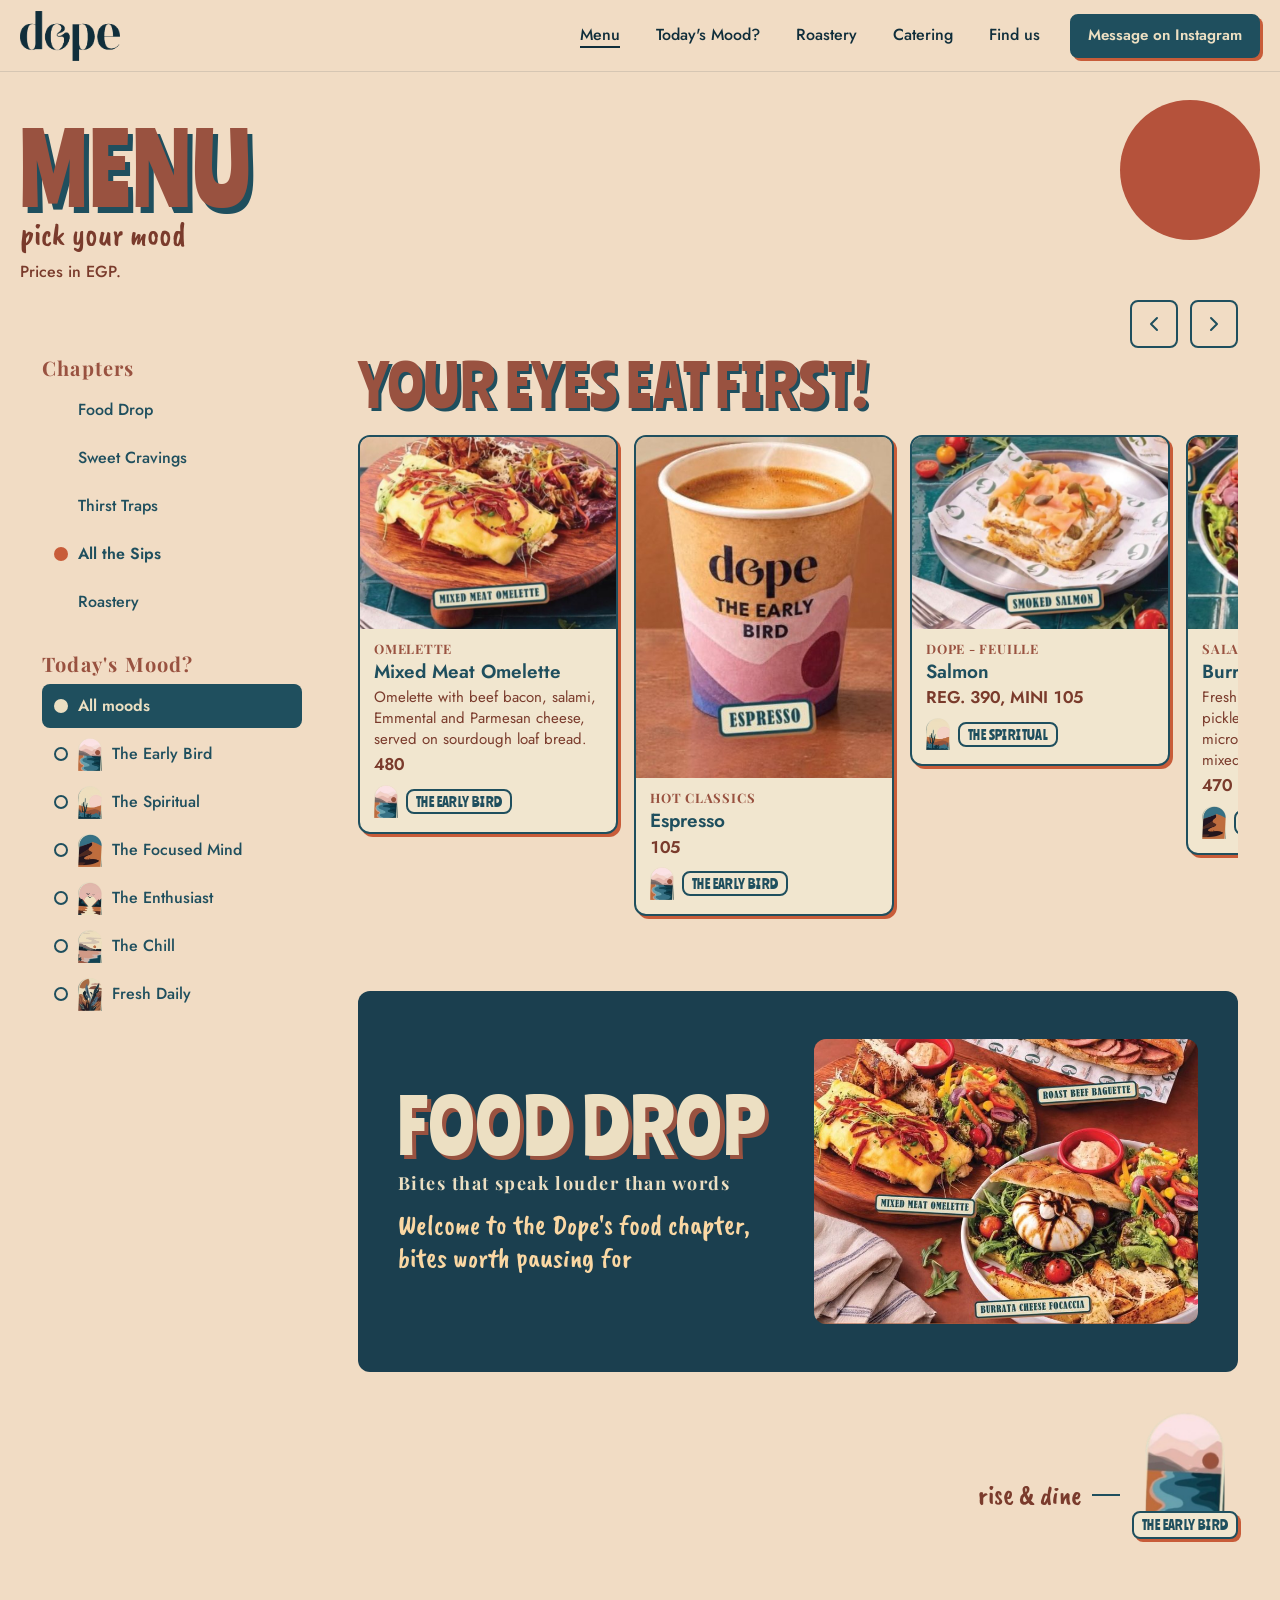
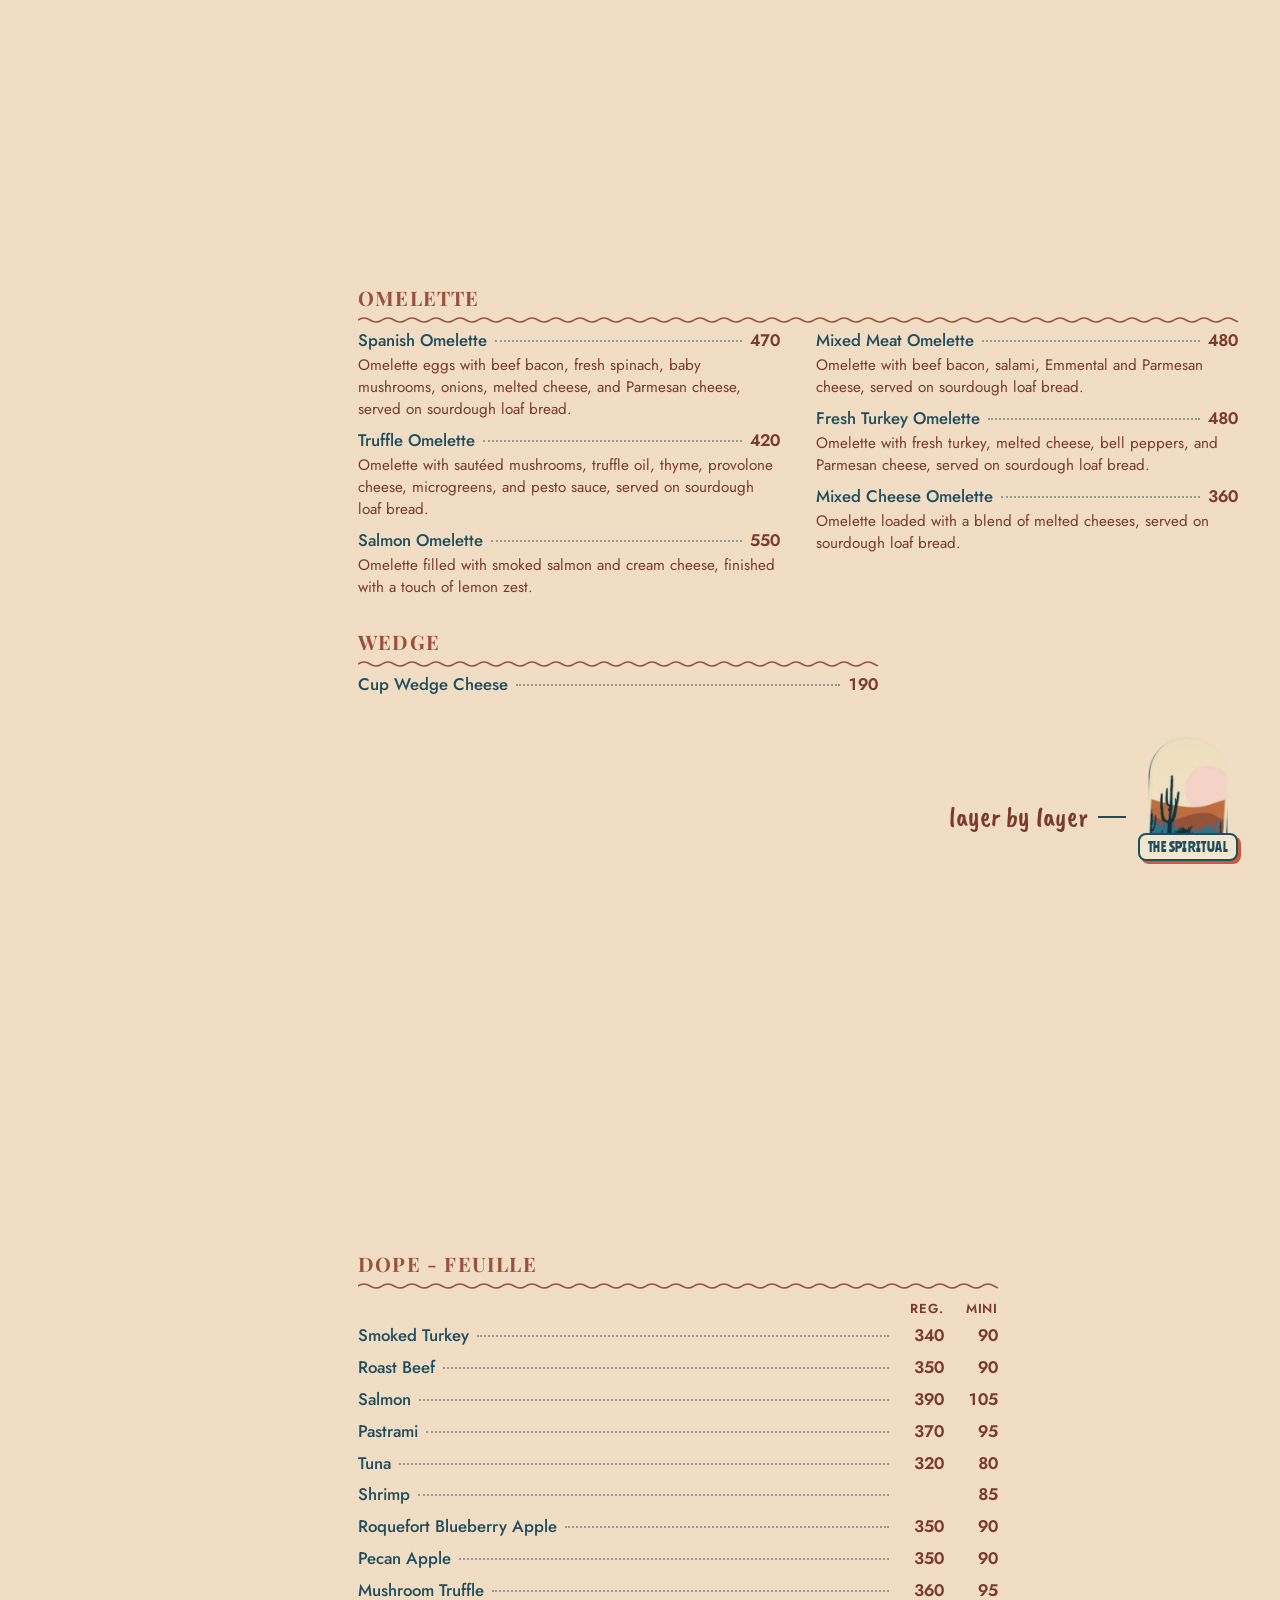
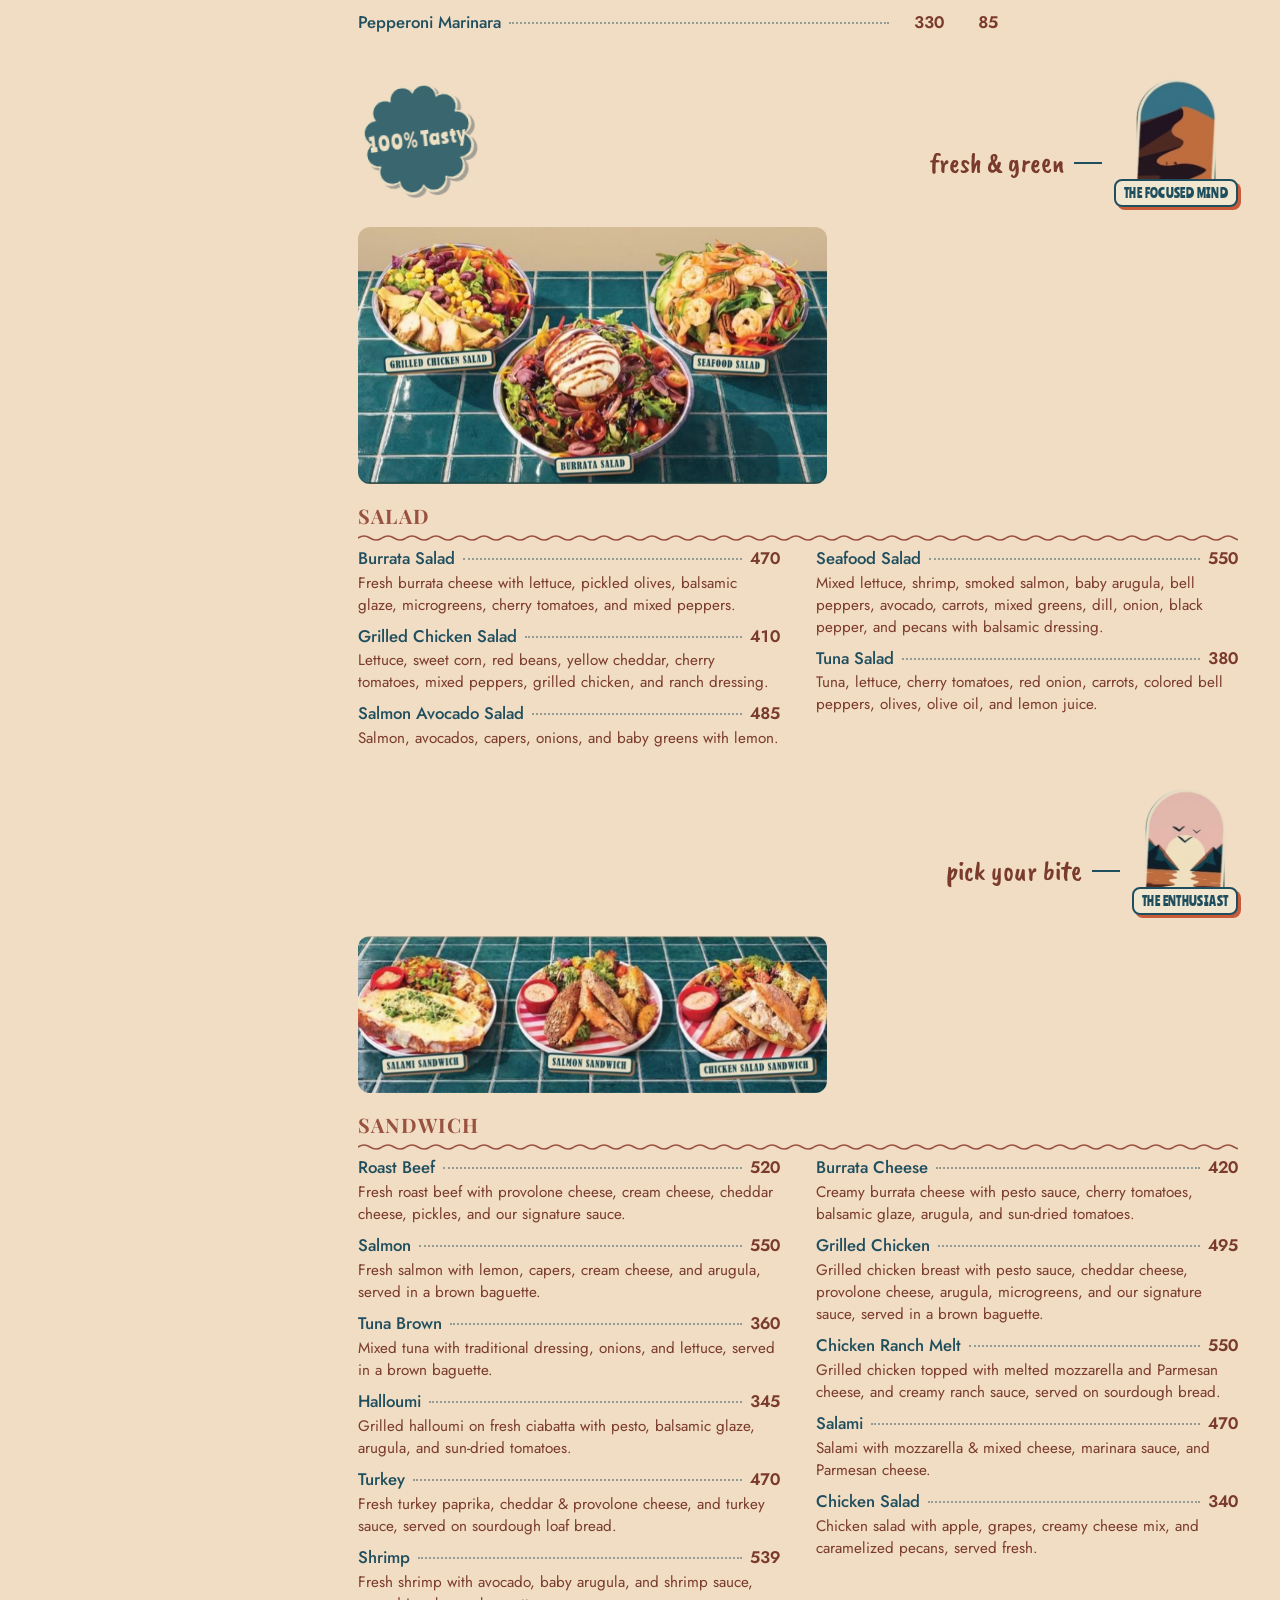
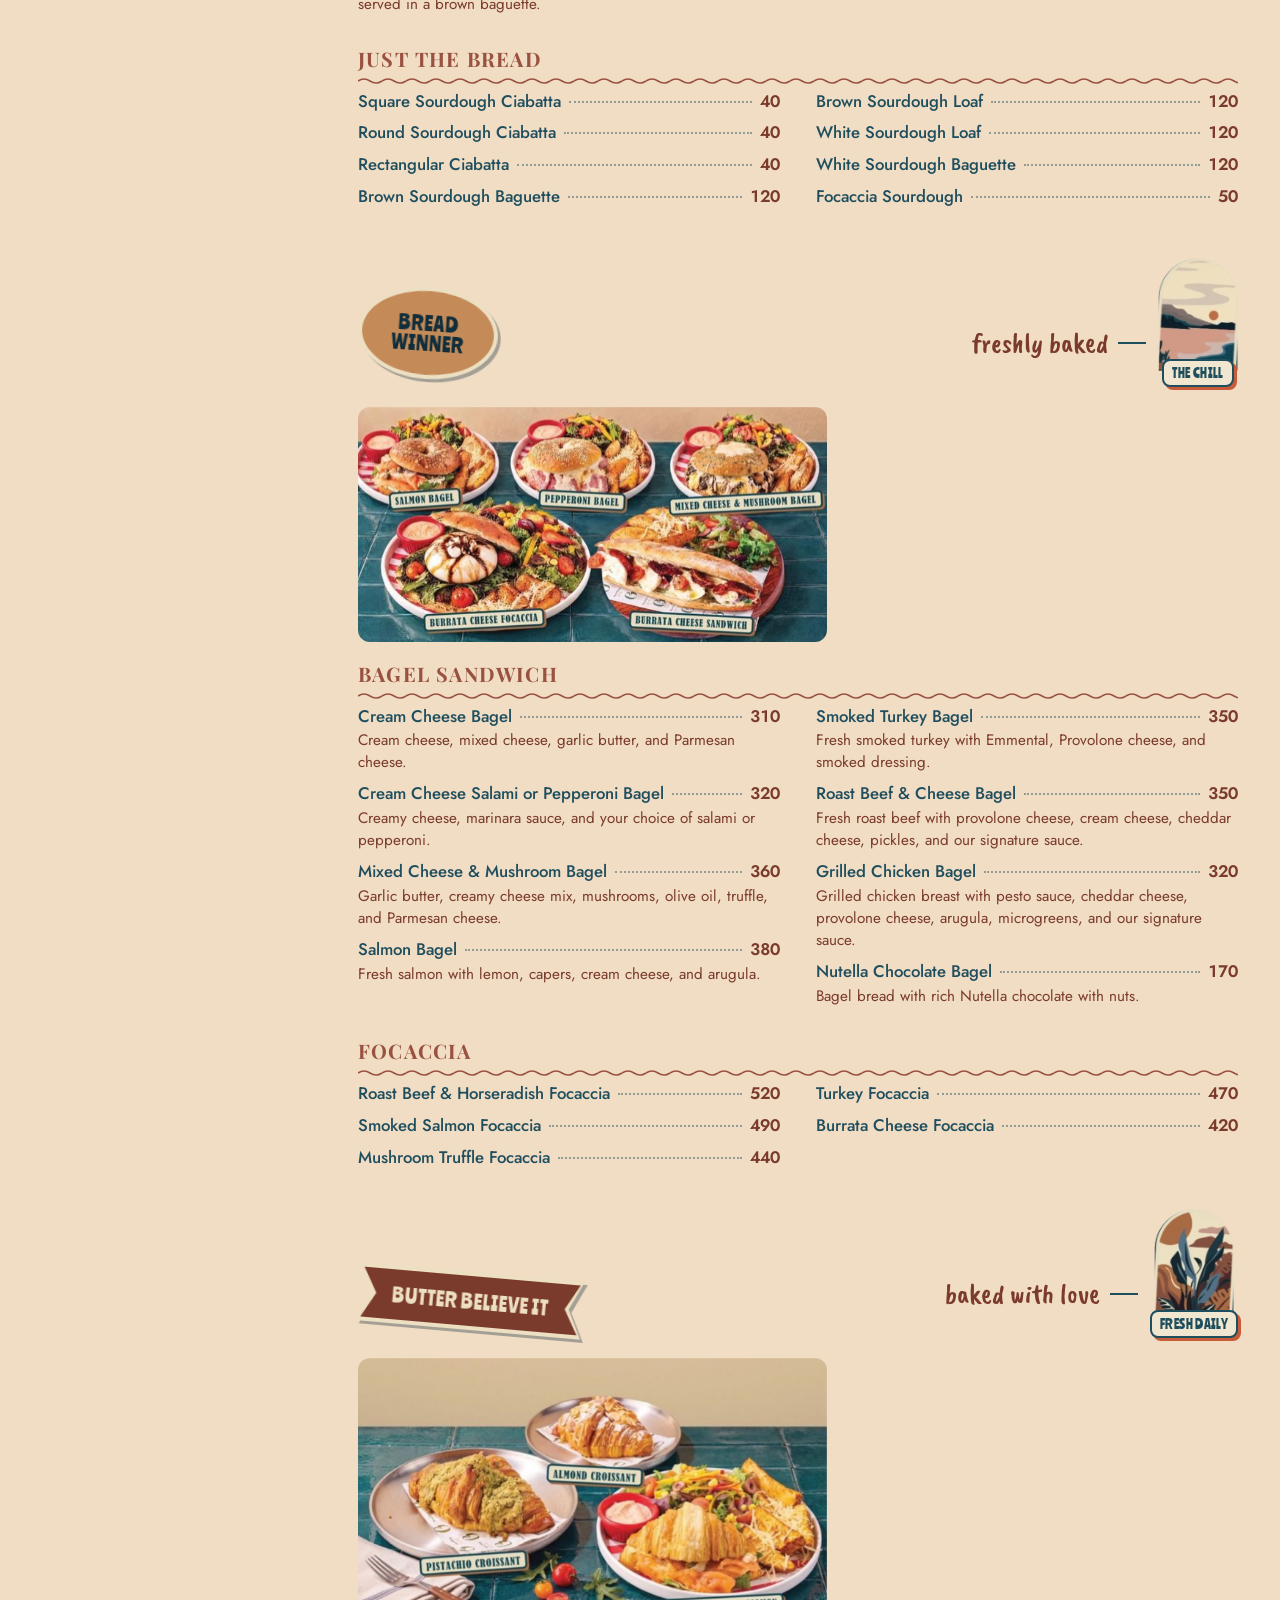
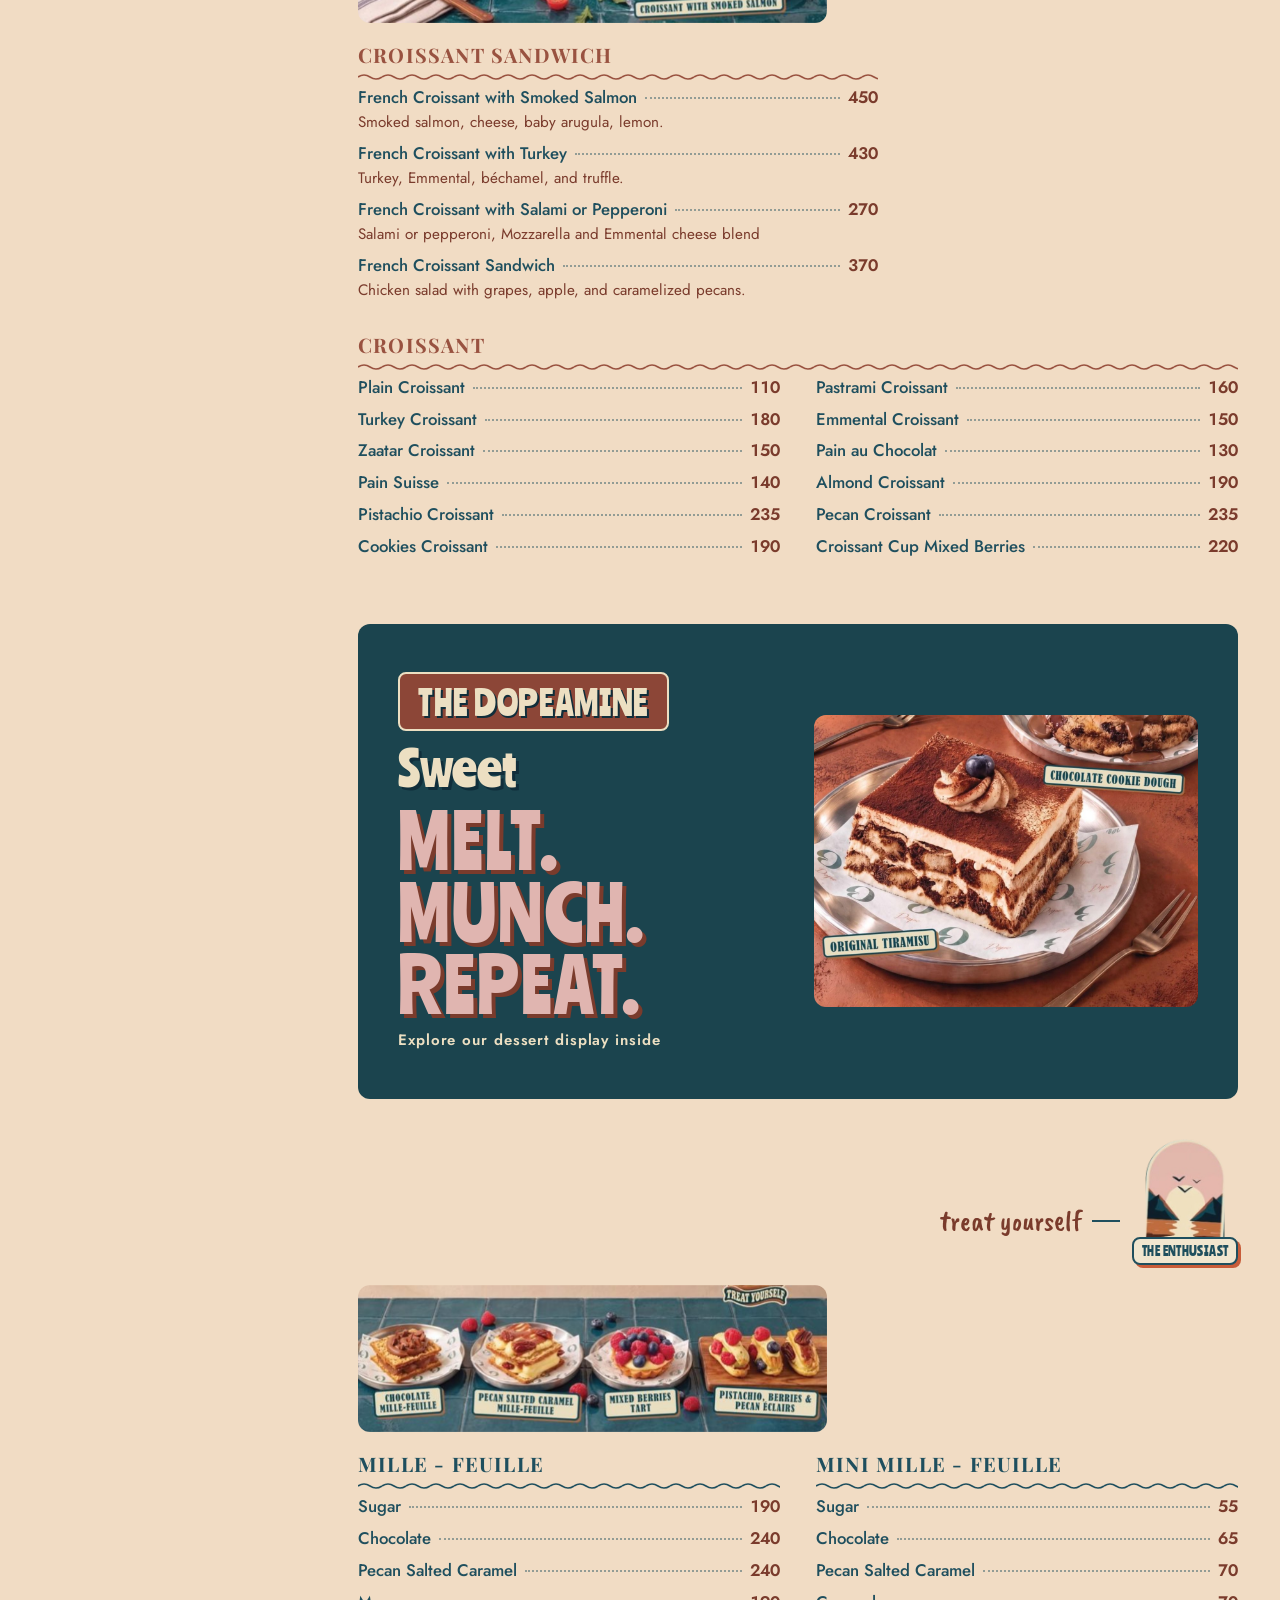
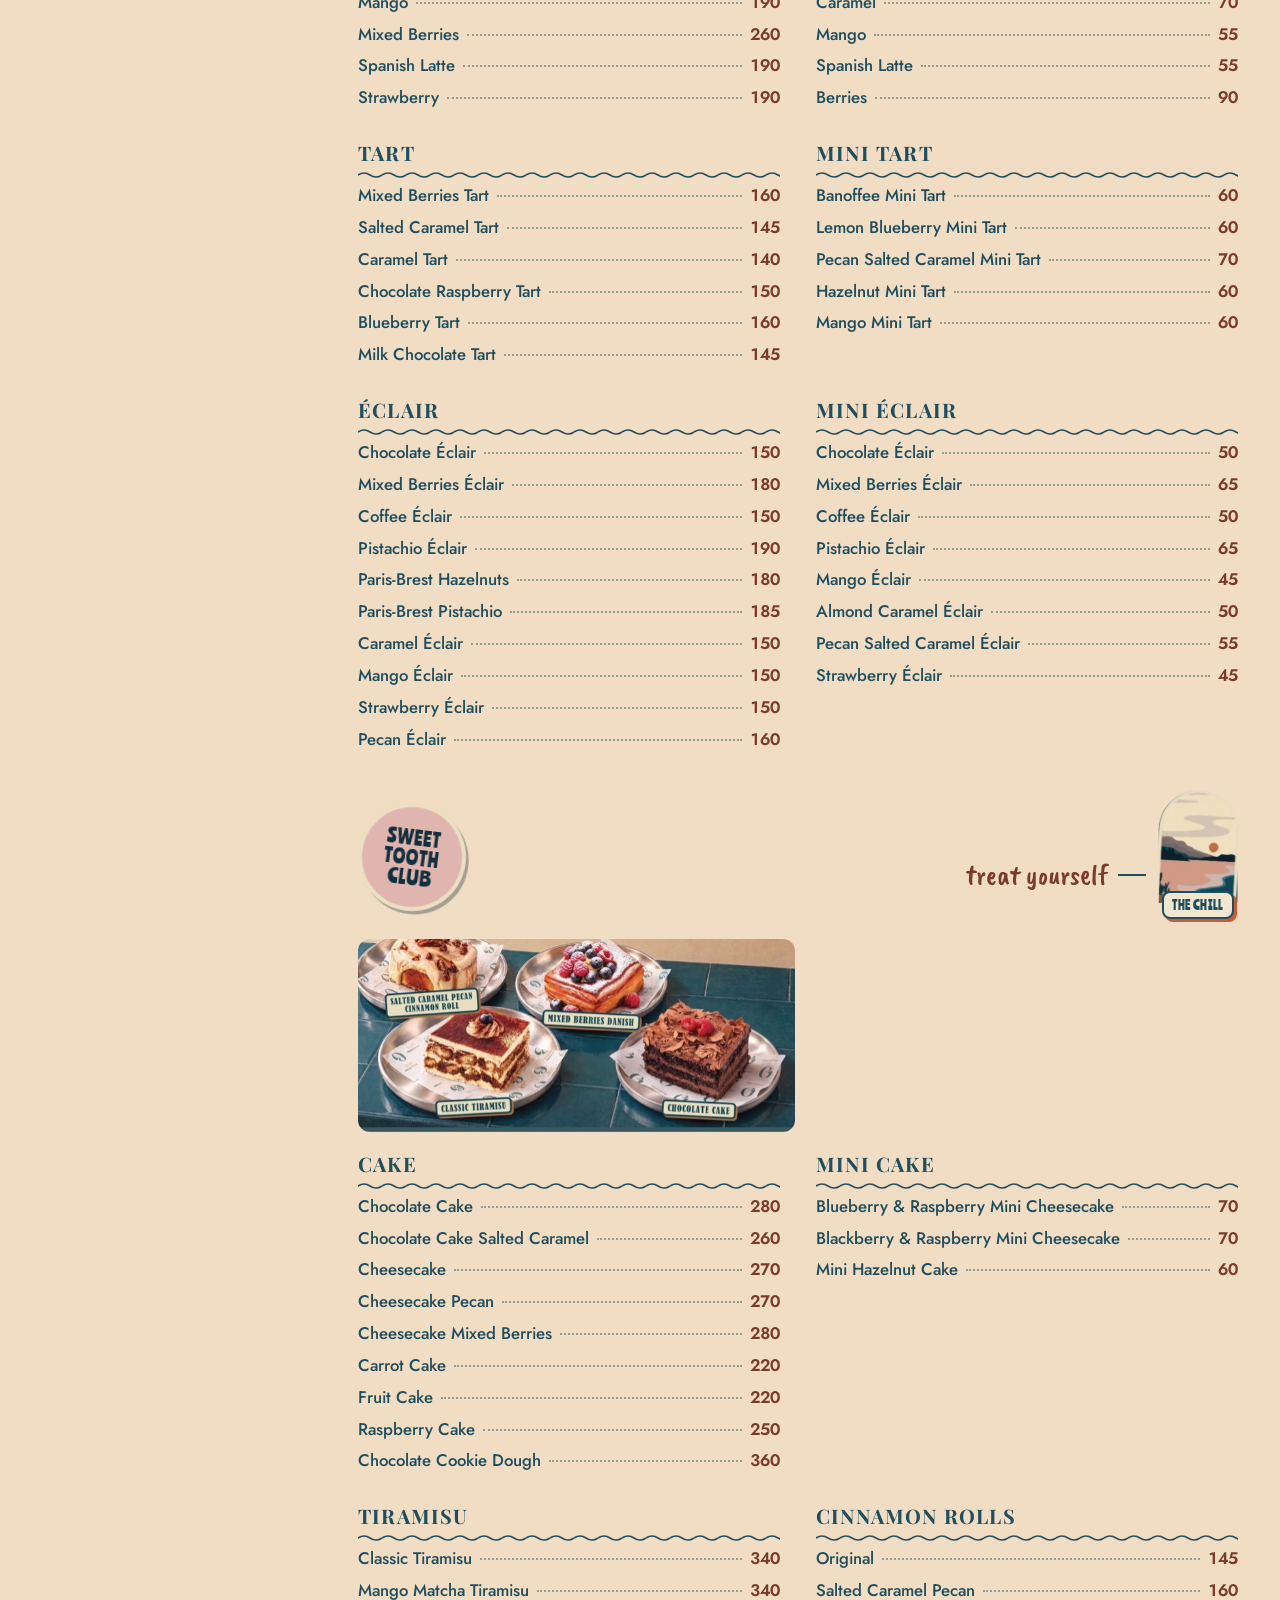
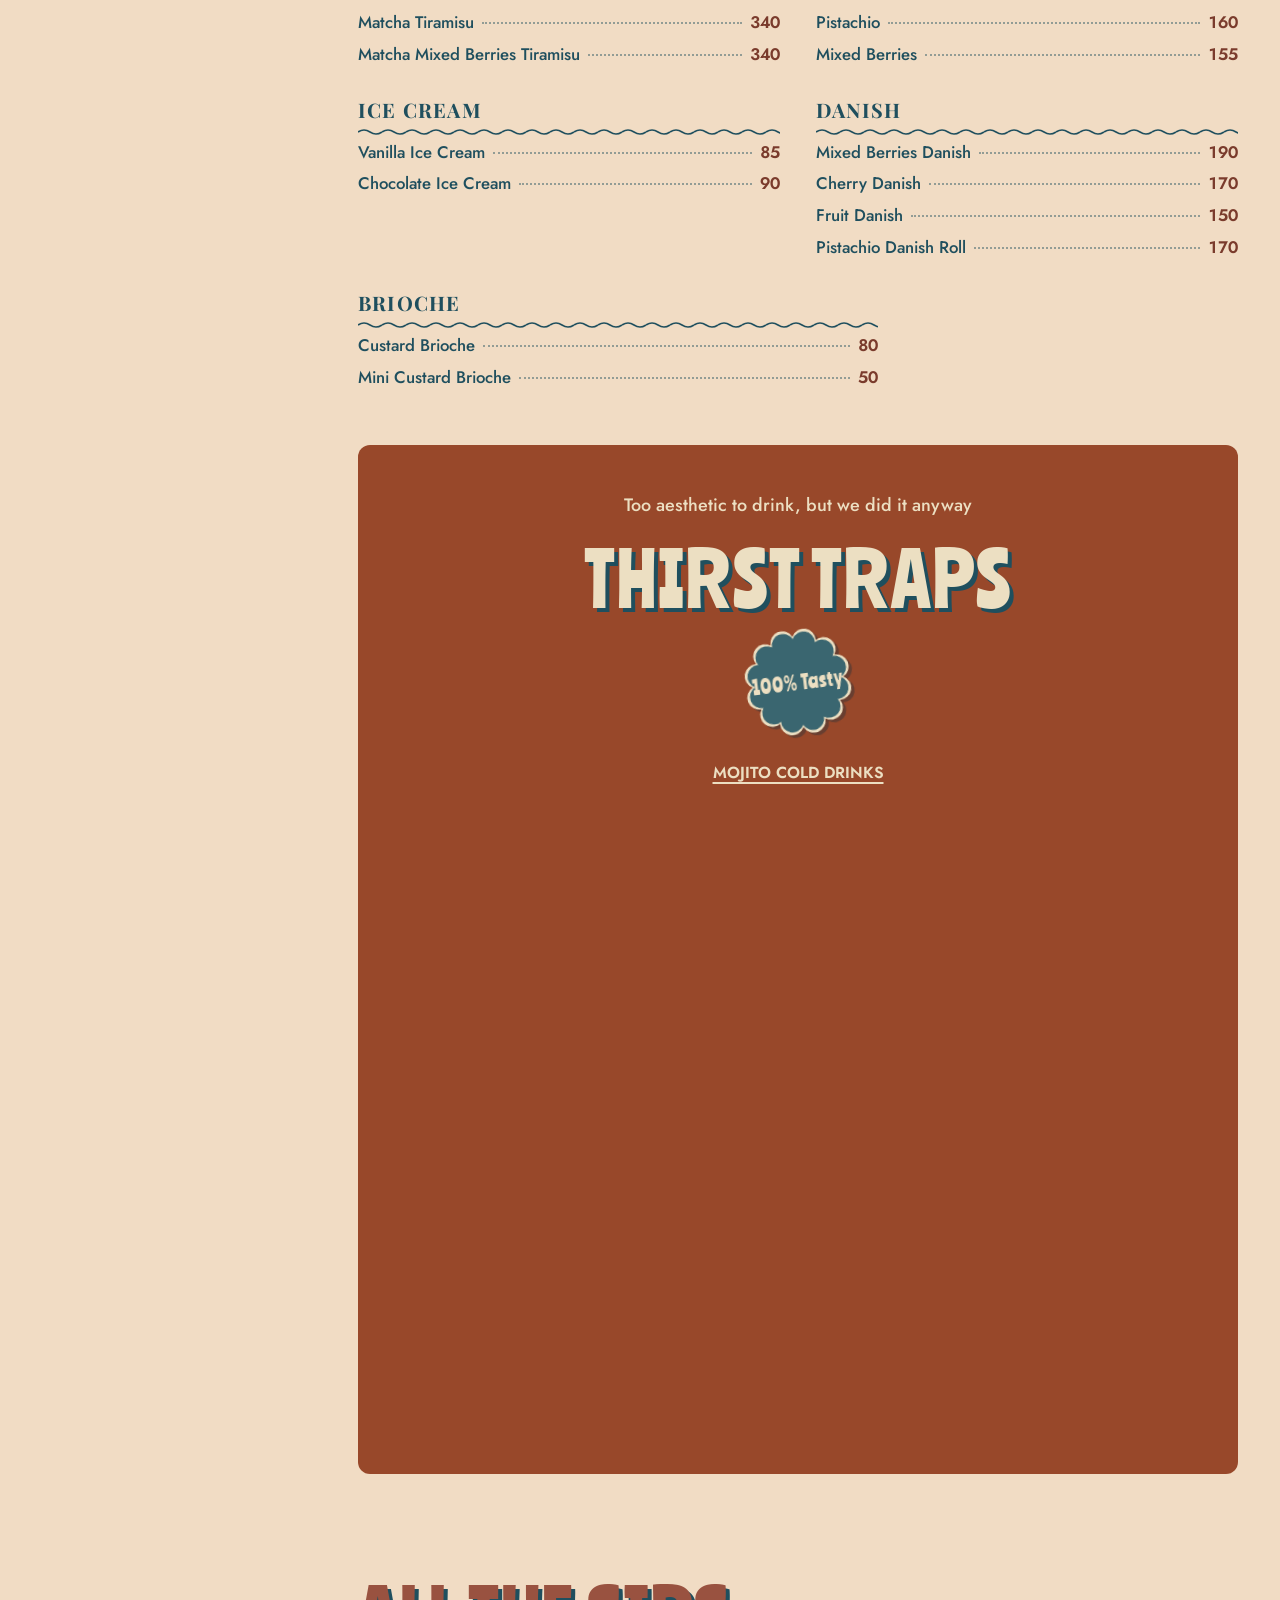
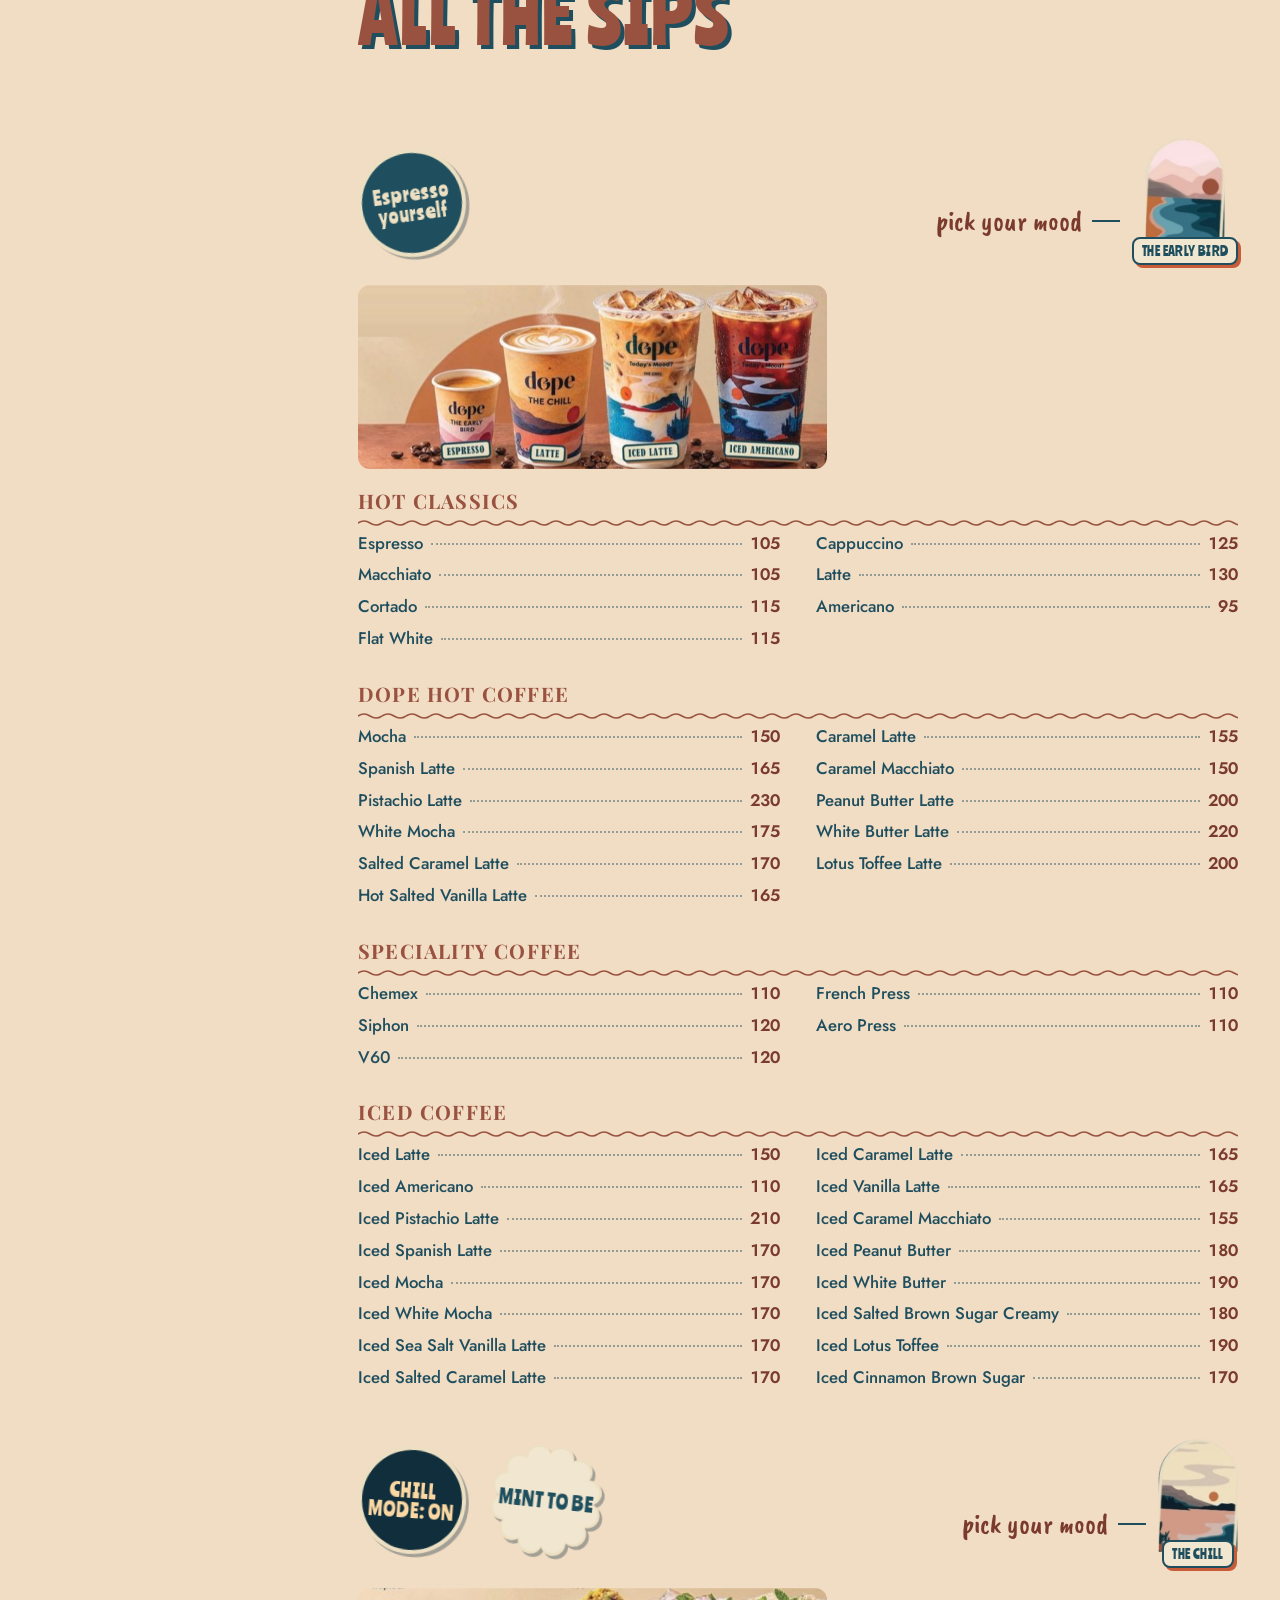
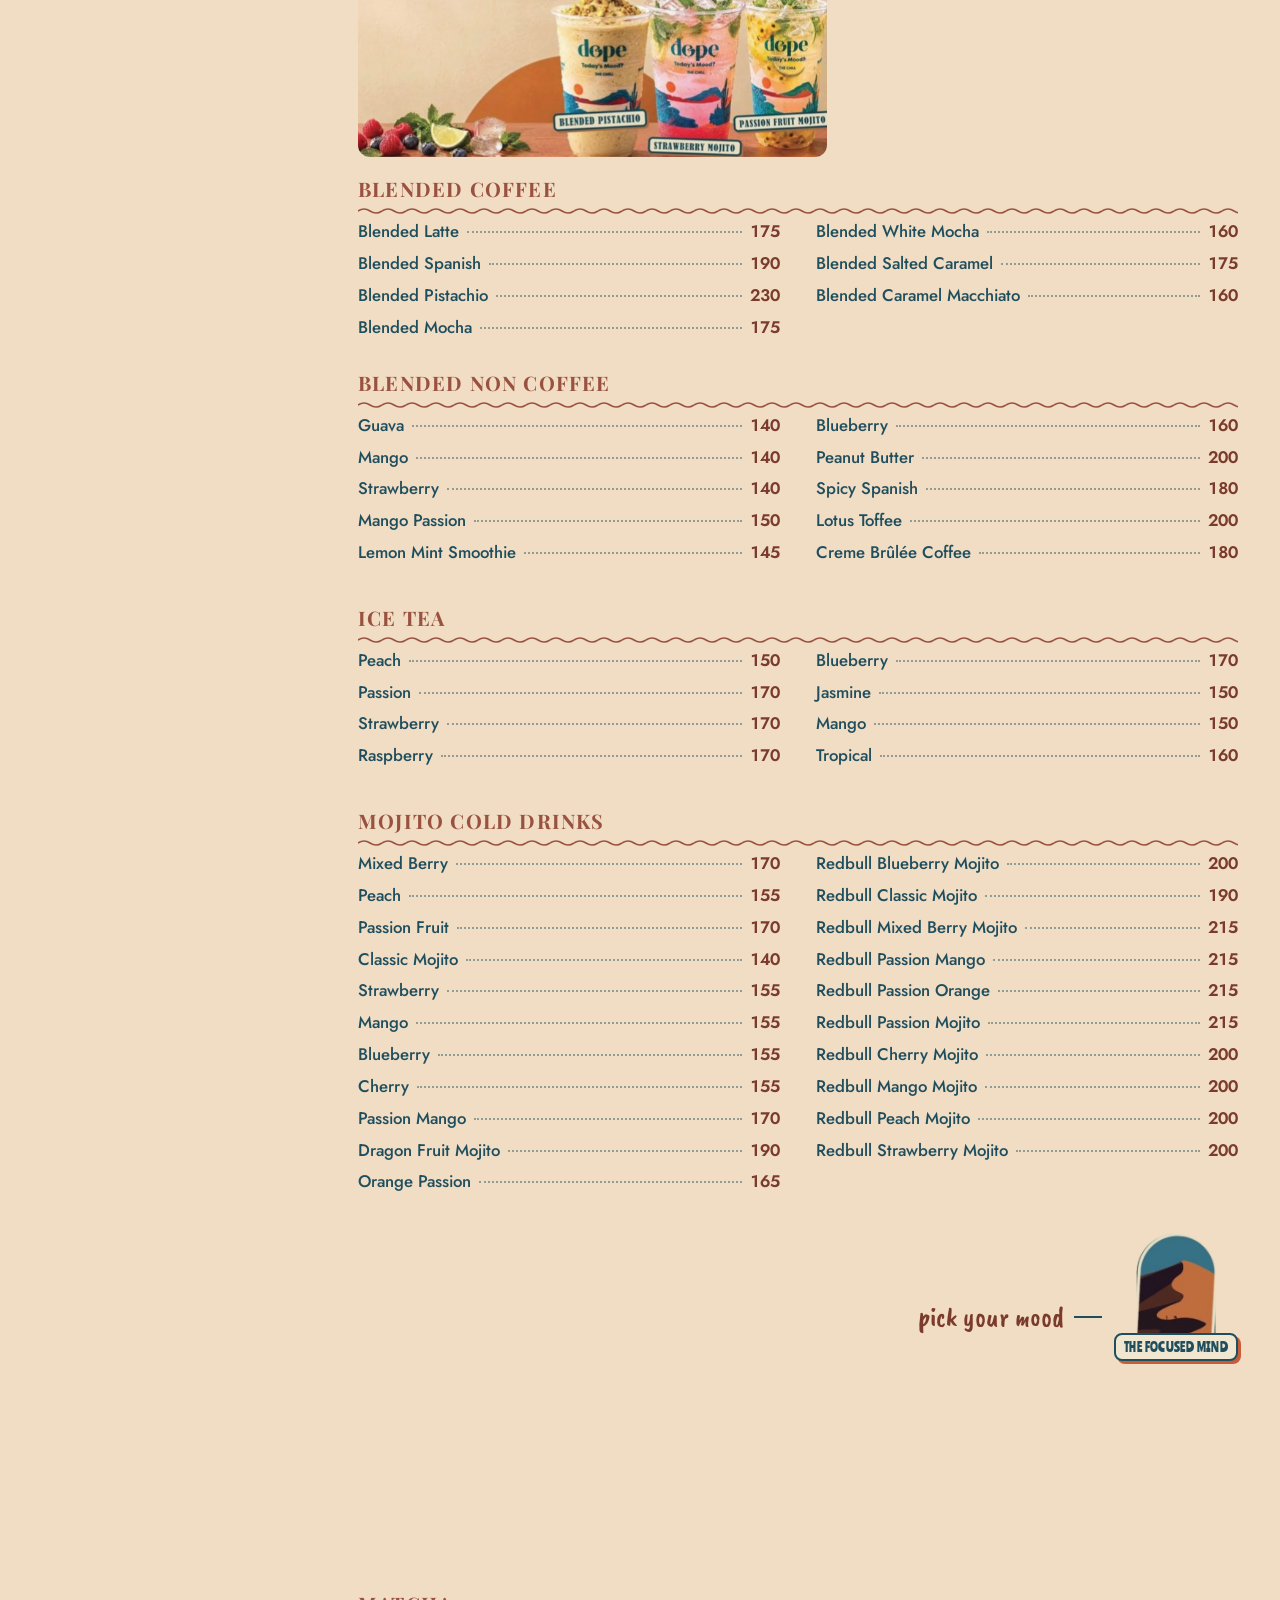
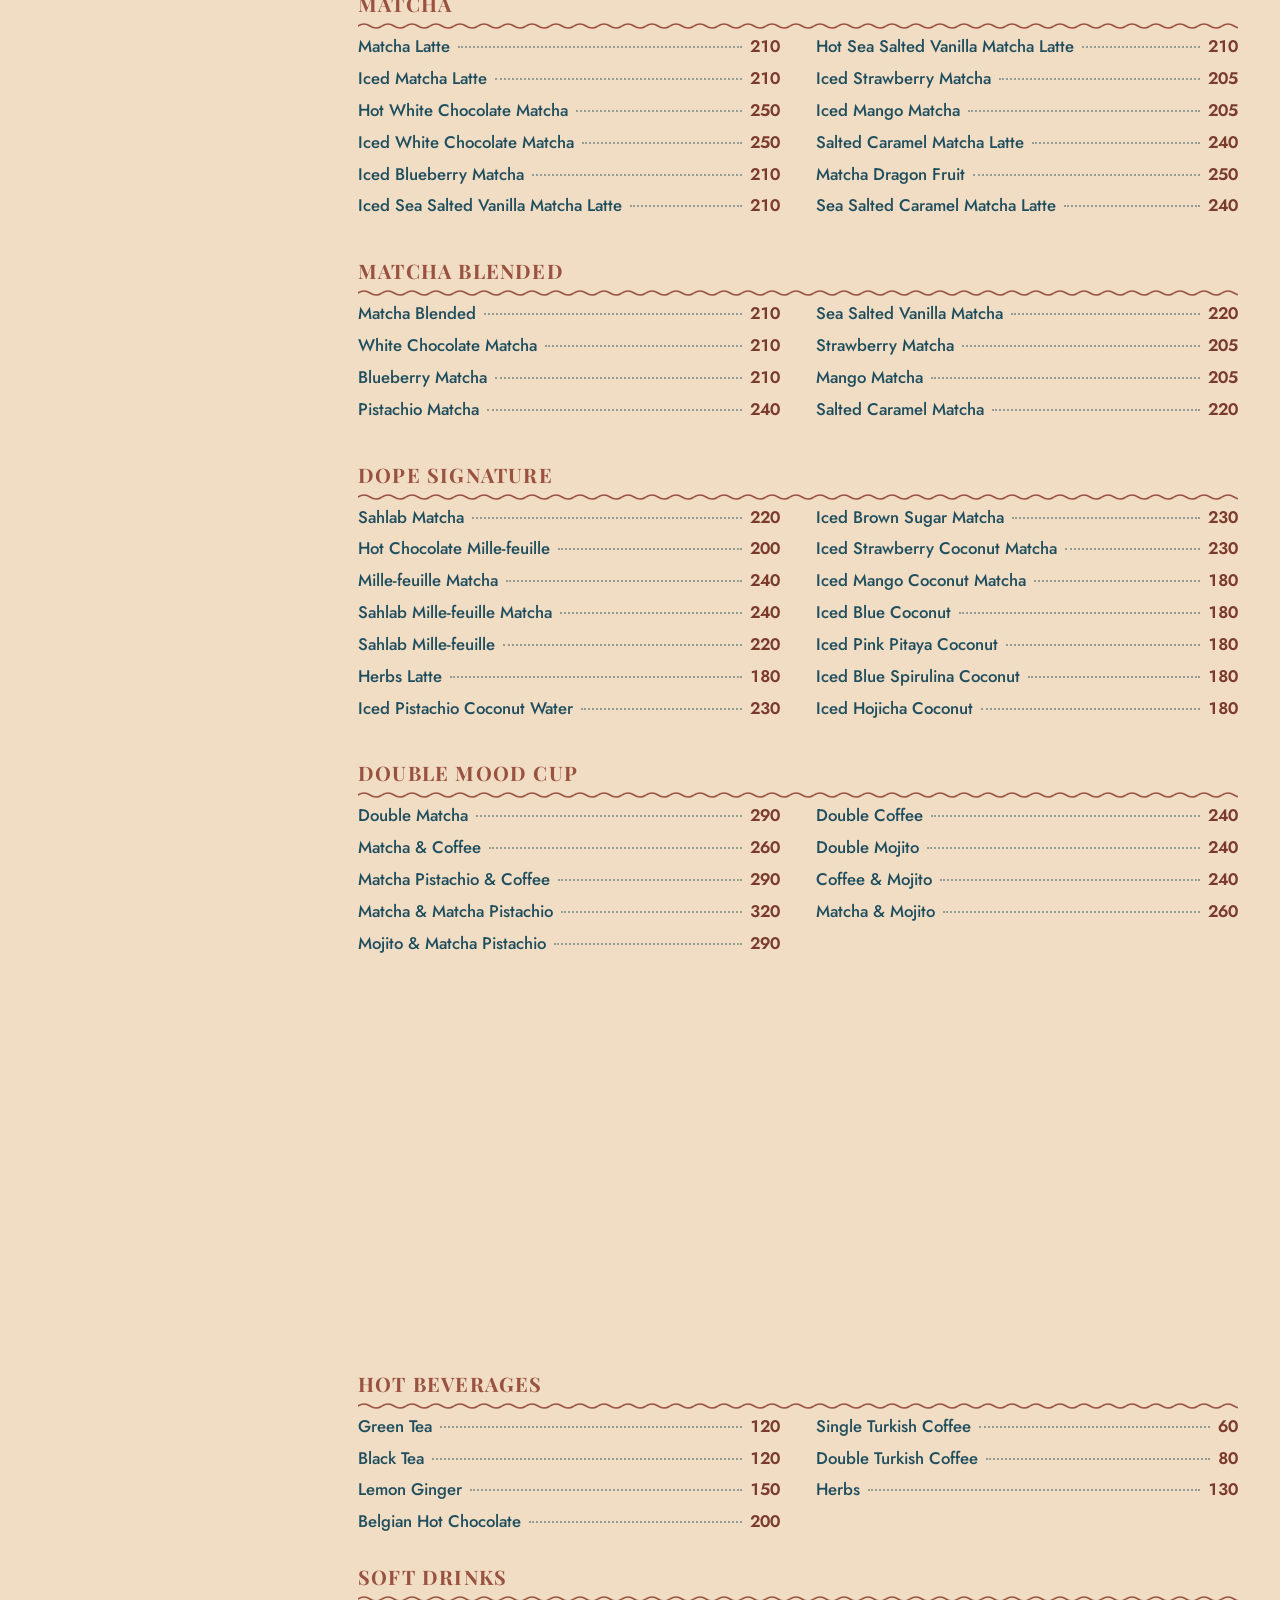
<file: menu.html>
<!doctype html>
<html lang="en" class="fl">
<head>
<meta charset="utf-8"><meta name="viewport" content="width=device-width, initial-scale=1, viewport-fit=cover">
<script>(function(){var h=document.documentElement,d=0;h.classList.add('js');function show(){if(!d){d=1;h.classList.remove('fl');}}
if(document.fonts&&document.fonts.load){Promise.all(["400 1em Ranchers", "400 1em Jost", "700 1em \"Playfair Display\"", "400 1em \"Caveat Brush\""].map(function(f){return document.fonts.load(f);})).then(show,show);}else{show();}
setTimeout(show,2500);
try{var ids=["the-early-bird", "the-spiritual", "the-focused-mind", "the-enthusiast", "the-chill", "fresh-daily"],q=new URLSearchParams(location.search).get('mood'),s=localStorage.getItem('dope-mood'),m=ids.indexOf(q)>-1?q:(ids.indexOf(s)>-1?s:null);if(m){h.setAttribute('data-mood',m);}}catch(e){}})();</script>
<style>html.fl body{visibility:hidden}</style>
<noscript><style>html.fl body{visibility:visible}</style></noscript>
<title>Menu | Dope Specialty Coffee</title>
<meta name="description" content="The Dope menu by mood: Food Drop, Sweet Cravings, Thirst Traps and All the Sips, with prices in EGP as printed on the menu.">
<meta name="theme-color" content="#102e3b">
<meta name="color-scheme" content="light">
<link rel="canonical" href="https://ahmedfakhr1.github.io/dope-preview/menu.html">
<meta property="og:type" content="website">
<meta property="og:site_name" content="Dope Specialty Coffee">
<meta property="og:title" content="Menu | Dope Specialty Coffee">
<meta property="og:description" content="The Dope menu by mood: Food Drop, Sweet Cravings, Thirst Traps and All the Sips, with prices in EGP as printed on the menu.">
<meta property="og:url" content="https://ahmedfakhr1.github.io/dope-preview/menu.html">
<meta property="og:image" content="https://ahmedfakhr1.github.io/dope-preview/img/og-card.jpg">
<meta property="og:image:width" content="1200">
<meta property="og:image:height" content="630">
<meta property="og:image:alt" content="Dope Specialty Coffee: Today's Mood? Mood lifting goods.">
<meta name="twitter:card" content="summary_large_image">
<meta name="twitter:title" content="Menu | Dope Specialty Coffee">
<meta name="twitter:description" content="The Dope menu by mood: Food Drop, Sweet Cravings, Thirst Traps and All the Sips, with prices in EGP as printed on the menu.">
<meta name="twitter:image" content="https://ahmedfakhr1.github.io/dope-preview/img/og-card.jpg">
<link rel="icon" href="favicon.ico" sizes="any">
<link rel="icon" type="image/png" sizes="32x32" href="img/favicon.png">
<link rel="apple-touch-icon" href="img/apple-touch-icon.png">
<link rel="preload" href="fonts/ranchers.woff2" as="font" type="font/woff2" crossorigin>
<link rel="preload" href="fonts/jost.woff2" as="font" type="font/woff2" crossorigin>
<link rel="preload" href="fonts/playfair-display.woff2" as="font" type="font/woff2" crossorigin>
<link rel="preload" href="fonts/caveat-brush.woff2" as="font" type="font/woff2" crossorigin>
<link rel="stylesheet" href="fonts/fonts.css?v=e0df210c">
<link rel="stylesheet" href="site.css?v=a7929664">
<script type="application/ld+json">{
 "@context": "https://schema.org",
 "@graph": [
  {
   "@type": "Organization",
   "@id": "https://ahmedfakhr1.github.io/dope-preview/#dope",
   "name": "Dope Specialty Coffee",
   "alternateName": "Dope",
   "slogan": "Mood lifting goods.",
   "url": "https://ahmedfakhr1.github.io/dope-preview/",
   "logo": "https://ahmedfakhr1.github.io/dope-preview/img/apple-touch-icon.png",
   "sameAs": [
    "https://www.instagram.com/dopespecialitycoffee/"
   ]
  },
  {
   "@type": "CafeOrCoffeeShop",
   "name": "Dope Specialty Coffee, C|Hub Laketown",
   "parentOrganization": {
    "@id": "https://ahmedfakhr1.github.io/dope-preview/#dope"
   },
   "containedInPlace": {
    "@type": "Place",
    "name": "C|Hub, Laketown"
   },
   "address": {
    "@type": "PostalAddress",
    "addressLocality": "New Cairo",
    "addressCountry": "EG"
   },
   "hasMap": "https://www.google.com/maps/search/?api=1&query=2GGR%2BH86%20New%20Cairo",
   "hasMenu": "https://ahmedfakhr1.github.io/dope-preview/menu.html"
  },
  {
   "@type": "CafeOrCoffeeShop",
   "name": "Dope Specialty Coffee, C|Hub Golf Central",
   "parentOrganization": {
    "@id": "https://ahmedfakhr1.github.io/dope-preview/#dope"
   },
   "containedInPlace": {
    "@type": "Place",
    "name": "C|Hub, Golf Central"
   },
   "address": {
    "@type": "PostalAddress",
    "addressLocality": "Palm Hills, 6th of October",
    "addressCountry": "EG"
   },
   "hasMap": "https://www.google.com/maps/search/?api=1&query=X2VV%2BPGC%20First%206th%20of%20October",
   "hasMenu": "https://ahmedfakhr1.github.io/dope-preview/menu.html"
  }
 ]
}</script>
<script src="app.js?v=70f2d01a" defer></script>
</head>
<body class="page-menu">
<a class="skip" href="#main">Skip to content</a>
<header class="site-header">
<a class="logo" href="index.html" aria-label="Dope home"><span class="logo-curl" aria-hidden="true"></span><span class="logo-word" aria-hidden="true"></span></a>
<nav class="main-nav" aria-label="Main"><a href="menu.html" aria-current="page">Menu</a><a href="index.html#moods">Today's Mood?</a><a href="#from-our-roastery">Roastery</a><a href="index.html#catering">Catering</a><a href="#find-us">Find us</a></nav>
<a class="btn btn-primary hdr-cta" href="https://ig.me/m/dopespecialitycoffee" target="_blank" rel="noopener" data-event="header-message">Message on Instagram</a>
<button class="burger" type="button" aria-label="Open menu" aria-expanded="false" aria-controls="drawer" data-event="burger"><svg class="ic" xmlns="http://www.w3.org/2000/svg" width="28" height="28" viewBox="0 0 24 24" fill="none" stroke="currentColor" stroke-width="2" stroke-linecap="round" stroke-linejoin="round" aria-hidden="true" focusable="false"><path d="M4 6l16 0"/><path d="M4 12l16 0"/><path d="M4 18l16 0"/></svg></button>
</header>
<dialog class="drawer" id="drawer" aria-label="Menu">
<div class="drawer-top"><button class="drawer-close" type="button" aria-label="Close menu"><svg class="ic" xmlns="http://www.w3.org/2000/svg" width="28" height="28" viewBox="0 0 24 24" fill="none" stroke="currentColor" stroke-width="2" stroke-linecap="round" stroke-linejoin="round" aria-hidden="true" focusable="false"><path d="M18 6l-12 12"/><path d="M6 6l12 12"/></svg></button></div>
<nav class="drawer-links" aria-label="Site"><a href="menu.html">MENU</a><a href="index.html#moods">TODAY'S MOOD?</a><a href="#sweet-cravings">SWEET CRAVINGS</a><a href="#from-our-roastery">ROASTERY</a><a href="index.html#catering">CATERING</a><a href="#find-us">FIND US</a></nav>
<div class="drawer-foot">
<a class="btn btn-outline" href="https://ig.me/m/dopespecialitycoffee" target="_blank" rel="noopener" data-event="drawer-message">Message on Instagram</a>
<div><p class="label">pick your mood</p><div class="drawer-moods"><a href="menu.html?mood=the-early-bird" aria-label="The Early Bird"><img src="img/arch-the-early-bird.png" width="182" height="252" alt="" decoding="async"></a><a href="menu.html?mood=the-spiritual" aria-label="The Spiritual"><img src="img/arch-the-spiritual.png" width="183" height="250" alt="" decoding="async"></a><a href="menu.html?mood=the-focused-mind" aria-label="The Focused Mind"><img src="img/arch-the-focused-mind.png" width="183" height="257" alt="" decoding="async"></a><a href="menu.html?mood=the-enthusiast" aria-label="The Enthusiast"><img src="img/arch-the-enthusiast.png" width="183" height="252" alt="" decoding="async"></a><a href="menu.html?mood=the-chill" aria-label="The Chill"><img src="img/arch-the-chill.png" width="182" height="257" alt="" decoding="async"></a><a href="menu.html?mood=fresh-daily" aria-label="Fresh Daily"><img src="img/arch-fresh-daily.png" width="186" height="263" alt="" decoding="async"></a></div></div>
</div>
</dialog>
<main id="main">
<section class="m-intro"><span class="m-sun" aria-hidden="true"></span><div class="wrap"><h1 class="wood h-display m-h1">MENU</h1><p class="script">pick your mood</p><p class="m-prices">Prices in EGP.</p></div></section>
<div class="chipbar" id="chipbar">
<nav class="chips chips-ch" aria-label="Menu chapters"><a class="chip-home" href="index.html" aria-label="Dope home"><span class="curl" aria-hidden="true"></span></a><a class="chip" href="#food-drop" data-chap="food-drop">Food Drop</a><a class="chip" href="#sweet-cravings" data-chap="sweet-cravings">Sweet Cravings</a><a class="chip" href="#thirst-traps" data-chap="thirst-traps">Thirst Traps</a><a class="chip" href="#all-the-sips" data-chap="all-the-sips">All the Sips</a><a class="chip" href="#from-our-roastery" data-chap="from-our-roastery">Roastery</a></nav>
<div class="chips chips-mo" role="group" aria-label="Moods"><button type="button" class="chip" data-mood-btn="all" aria-pressed="true">All moods</button><button type="button" class="chip" data-mood-btn="the-early-bird" aria-pressed="false"><img src="img/arch-the-early-bird.png" width="182" height="252" alt="" decoding="async"><span>The Early Bird</span></button><button type="button" class="chip" data-mood-btn="the-spiritual" aria-pressed="false"><img src="img/arch-the-spiritual.png" width="183" height="250" alt="" decoding="async"><span>The Spiritual</span></button><button type="button" class="chip" data-mood-btn="the-focused-mind" aria-pressed="false"><img src="img/arch-the-focused-mind.png" width="183" height="257" alt="" decoding="async"><span>The Focused Mind</span></button><button type="button" class="chip" data-mood-btn="the-enthusiast" aria-pressed="false"><img src="img/arch-the-enthusiast.png" width="183" height="252" alt="" decoding="async"><span>The Enthusiast</span></button><button type="button" class="chip" data-mood-btn="the-chill" aria-pressed="false"><img src="img/arch-the-chill.png" width="182" height="257" alt="" decoding="async"><span>The Chill</span></button><button type="button" class="chip" data-mood-btn="fresh-daily" aria-pressed="false"><img src="img/arch-fresh-daily.png" width="186" height="263" alt="" decoding="async"><span>Fresh Daily</span></button></div>
<p class="chip-status" id="chip-status" role="status" hidden><span class="st-text"></span><button type="button" class="textbtn" data-mood-reset>Show all moods</button></p>
</div>
<div class="wrap m-layout"><aside class="side" aria-label="Menu navigation"><h2>Chapters</h2><ul><li><a href="#food-drop" data-chap="food-drop">Food Drop</a></li><li><a href="#sweet-cravings" data-chap="sweet-cravings">Sweet Cravings</a></li><li><a href="#thirst-traps" data-chap="thirst-traps">Thirst Traps</a></li><li><a href="#all-the-sips" data-chap="all-the-sips">All the Sips</a></li><li><a href="#from-our-roastery" data-chap="from-our-roastery">Roastery</a></li></ul><h2>Today's Mood?</h2><ul><li><button type="button" data-mood-btn="all" aria-pressed="true">All moods</button></li><li><button type="button" data-mood-btn="the-early-bird" aria-pressed="false"><img src="img/arch-the-early-bird.png" width="182" height="252" alt="" decoding="async"><span>The Early Bird</span></button></li><li><button type="button" data-mood-btn="the-spiritual" aria-pressed="false"><img src="img/arch-the-spiritual.png" width="183" height="250" alt="" decoding="async"><span>The Spiritual</span></button></li><li><button type="button" data-mood-btn="the-focused-mind" aria-pressed="false"><img src="img/arch-the-focused-mind.png" width="183" height="257" alt="" decoding="async"><span>The Focused Mind</span></button></li><li><button type="button" data-mood-btn="the-enthusiast" aria-pressed="false"><img src="img/arch-the-enthusiast.png" width="183" height="252" alt="" decoding="async"><span>The Enthusiast</span></button></li><li><button type="button" data-mood-btn="the-chill" aria-pressed="false"><img src="img/arch-the-chill.png" width="182" height="257" alt="" decoding="async"><span>The Chill</span></button></li><li><button type="button" data-mood-btn="fresh-daily" aria-pressed="false"><img src="img/arch-fresh-daily.png" width="186" height="263" alt="" decoding="async"><span>Fresh Daily</span></button></li></ul></aside><div class="m-main"><section class="eyes" id="eyes" aria-labelledby="eyes-h"><h2 class="wood" id="eyes-h">Your eyes eat first!</h2><div class="track-btns"><button class="tbtn" type="button" aria-label="Previous photos" data-track-btn="eyes-track" data-dir="-1"><svg class="ic" xmlns="http://www.w3.org/2000/svg" width="24" height="24" viewBox="0 0 24 24" fill="none" stroke="currentColor" stroke-width="2" stroke-linecap="round" stroke-linejoin="round" aria-hidden="true" focusable="false"><path d="M15 6l-6 6l6 6"/></svg></button><button class="tbtn" type="button" aria-label="Next photos" data-track-btn="eyes-track" data-dir="1"><svg class="ic" xmlns="http://www.w3.org/2000/svg" width="24" height="24" viewBox="0 0 24 24" fill="none" stroke="currentColor" stroke-width="2" stroke-linecap="round" stroke-linejoin="round" aria-hidden="true" focusable="false"><path d="M9 6l6 6l-6 6"/></svg></button></div><div class="track" id="eyes-track" role="region" aria-label="Photo cards" tabindex="0"><article class="pcard" data-persona="the-early-bird"><a href="#omelette" data-event="card-mixed-meat-omelette">
<span class="pcard-img"><img src="img/pick-mixed-meat-omelette.jpg" width="640" height="480" alt="Mixed Meat Omelette on a wooden stand, with its plate label" decoding="async"></span>
<span class="pcard-body"><span class="pcard-kicker">OMELETTE</span><span class="pcard-name">Mixed Meat Omelette</span><span class="pcard-desc">Omelette with beef bacon, salami, Emmental and Parmesan cheese, served on sourdough loaf bread.</span><span class="pcard-price">480</span>
<span class="pcard-stamp"><img src="img/arch-the-early-bird.png" width="182" height="252" alt="" decoding="async"><span>THE EARLY BIRD</span></span></span></a></article><article class="pcard tall" data-persona="the-early-bird"><a href="#hot-classics" data-event="card-espresso">
<span class="pcard-img"><img src="img/pick-espresso.jpg" width="420" height="560" alt="An Espresso in a cup printed THE EARLY BIRD, with its plate label" decoding="async"></span>
<span class="pcard-body"><span class="pcard-kicker">HOT CLASSICS</span><span class="pcard-name">Espresso</span><span class="pcard-price">105</span>
<span class="pcard-stamp"><img src="img/arch-the-early-bird.png" width="182" height="252" alt="" decoding="async"><span>THE EARLY BIRD</span></span></span></a></article><article class="pcard" data-persona="the-spiritual"><a href="#dope-feuille" data-event="card-salmon">
<span class="pcard-img"><img src="img/pick-dope-feuille-salmon.jpg" width="600" height="450" alt="Smoked Salmon mille-feuille on a steel plate, with its plate label" decoding="async"></span>
<span class="pcard-body"><span class="pcard-kicker">DOPE - FEUILLE</span><span class="pcard-name">Salmon</span><span class="pcard-price">REG. 390, MINI 105</span>
<span class="pcard-stamp"><img src="img/arch-the-spiritual.png" width="183" height="250" alt="" decoding="async"><span>THE SPIRITUAL</span></span></span></a></article><article class="pcard" data-persona="the-focused-mind"><a href="#salad" data-event="card-burrata-salad">
<span class="pcard-img"><img src="img/pick-burrata-salad.jpg" width="560" height="420" alt="Burrata Salad in a steel bowl, with its plate label" decoding="async"></span>
<span class="pcard-body"><span class="pcard-kicker">SALAD</span><span class="pcard-name">Burrata Salad</span><span class="pcard-desc">Fresh burrata cheese with lettuce, pickled olives, balsamic glaze, microgreens, cherry tomatoes, and mixed peppers.</span><span class="pcard-price">470</span>
<span class="pcard-stamp"><img src="img/arch-the-focused-mind.png" width="183" height="257" alt="" decoding="async"><span>THE FOCUSED MIND</span></span></span></a></article><article class="pcard tall" data-persona="the-focused-mind"><a href="#matcha" data-event="card-iced-strawberry-matcha">
<span class="pcard-img"><img src="img/pick-iced-strawberry-matcha.jpg" width="350" height="467" alt="An Iced Strawberry Matcha cup, with its plate label" decoding="async"></span>
<span class="pcard-body"><span class="pcard-kicker">MATCHA</span><span class="pcard-name">Iced Strawberry Matcha</span><span class="pcard-price">205</span>
<span class="pcard-stamp"><img src="img/arch-the-focused-mind.png" width="183" height="257" alt="" decoding="async"><span>THE FOCUSED MIND</span></span></span></a></article><article class="pcard" data-persona="the-enthusiast"><a href="#mille-feuille" data-event="card-pecan-salted-caramel">
<span class="pcard-img"><img src="img/pick-pecan-salted-caramel.jpg" width="380" height="285" alt="Pecan Salted Caramel Mille-Feuille on a steel plate, with its plate label" decoding="async"></span>
<span class="pcard-body"><span class="pcard-kicker">MILLE - FEUILLE</span><span class="pcard-name">Pecan Salted Caramel</span><span class="pcard-price">240</span>
<span class="pcard-stamp"><img src="img/arch-the-enthusiast.png" width="183" height="252" alt="" decoding="async"><span>THE ENTHUSIAST</span></span></span></a></article><article class="pcard" data-persona="the-chill"><a href="#focaccia" data-event="card-burrata-cheese-focaccia">
<span class="pcard-img"><img src="img/pick-burrata-cheese-focaccia.jpg" width="465" height="349" alt="Burrata Cheese Focaccia on a striped plate, with its plate label" decoding="async"></span>
<span class="pcard-body"><span class="pcard-kicker">FOCACCIA</span><span class="pcard-name">Burrata Cheese Focaccia</span><span class="pcard-price">420</span>
<span class="pcard-stamp"><img src="img/arch-the-chill.png" width="182" height="257" alt="" decoding="async"><span>THE CHILL</span></span></span></a></article><article class="pcard" data-persona="the-chill"><a href="#tiramisu" data-event="card-classic-tiramisu">
<span class="pcard-img"><img src="img/pick-classic-tiramisu.jpg" width="392" height="294" alt="Classic Tiramisu on a steel plate, with its plate label" decoding="async"></span>
<span class="pcard-body"><span class="pcard-kicker">TIRAMISU</span><span class="pcard-name">Classic Tiramisu</span><span class="pcard-price">340</span>
<span class="pcard-stamp"><img src="img/arch-the-chill.png" width="182" height="257" alt="" decoding="async"><span>THE CHILL</span></span></span></a></article><article class="pcard tall" data-persona="the-chill"><a href="#mojito-cold-drinks" data-event="card-mixed-berry">
<span class="pcard-img"><img src="img/pick-mixed-berry.jpg" width="520" height="693" alt="A Mixed Berry Mojito cup printed Today&#x27;s Mood? THE CHILL, with its plate label" decoding="async"></span>
<span class="pcard-body"><span class="pcard-kicker">MOJITO COLD DRINKS</span><span class="pcard-name">Mixed Berry</span><span class="pcard-price">170</span>
<span class="pcard-stamp"><img src="img/arch-the-chill.png" width="182" height="257" alt="" decoding="async"><span>THE CHILL</span></span></span></a></article><article class="pcard" data-persona="fresh-daily"><a href="#croissant" data-event="card-pistachio-croissant">
<span class="pcard-img"><img src="img/pick-pistachio-croissant.jpg" width="480" height="360" alt="Pistachio Croissant on a steel plate, with its plate label" decoding="async"></span>
<span class="pcard-body"><span class="pcard-kicker">CROISSANT</span><span class="pcard-name">Pistachio Croissant</span><span class="pcard-price">235</span>
<span class="pcard-stamp"><img src="img/arch-fresh-daily.png" width="186" height="263" alt="" decoding="async"><span>FRESH DAILY</span></span></span></a></article></div></section><section class="chapter chapter-food" id="food-drop">
<div class="opener op-food"><div class="op-copy"><h2 class="wood op-h">FOOD DROP</h2><p class="op-caps">Bites that speak louder than words</p>
<p class="op-script">Welcome to the Dope's food chapter, bites worth pausing for</p></div>
<figure class="opener-photo"><img src="img/catering-spread-1200.jpg" srcset="img/catering-spread-720.jpg 720w, img/catering-spread-1200.jpg 1200w" sizes="(min-width:768px) 400px, calc(100vw - 32px)" width="1200" height="892" alt="A table spread of Roast Beef Baguette, Mixed Meat Omelette and Burrata Cheese Focaccia" decoding="async"></figure></div>
<article class="block" id="blk-p03" data-persona="the-early-bird">
<div class="block-head"><div class="block-stk"></div><div class="stamp " data-persona="the-early-bird" data-rv="stamp"><span class="stamp-tag">rise &amp; dine</span><span class="stamp-arch"><img src="img/arch-the-early-bird.png" width="182" height="252" alt="" decoding="async"><span class="plate">THE EARLY BIRD</span></span></div></div>
<figure class="block-photo" data-rv="wipe"><img src="img/m-omelettes-1200.jpg" srcset="img/m-omelettes-640.jpg 640w, img/m-omelettes-1200.jpg 1200w" sizes="(min-width:1024px) 880px, calc(100vw - 32px)" width="1200" height="785" alt="Mixed Meat Omelette and Truffle Omelette on a tiled table, with a Passion Fruit Mojito" decoding="async"></figure>
<div class="msecs"><section class="msec" id="omelette"><h3 class="subhead squig">OMELETTE</h3><ul class="items cols"><li class="item"><div class="item-row"><span class="item-name">Spanish Omelette</span><span class="item-lead" aria-hidden="true"></span><span class="item-price">470</span></div><p class="item-desc">Omelette eggs with beef bacon, fresh spinach, baby mushrooms, onions, melted cheese, and Parmesan cheese, served on sourdough loaf bread.</p></li><li class="item"><div class="item-row"><span class="item-name">Truffle Omelette</span><span class="item-lead" aria-hidden="true"></span><span class="item-price">420</span></div><p class="item-desc">Omelette with sautéed mushrooms, truffle oil, thyme, provolone cheese, microgreens, and pesto sauce, served on sourdough loaf bread.</p></li><li class="item"><div class="item-row"><span class="item-name">Salmon Omelette</span><span class="item-lead" aria-hidden="true"></span><span class="item-price">550</span></div><p class="item-desc">Omelette filled with smoked salmon and cream cheese, finished with a touch of lemon zest.</p></li><li class="item"><div class="item-row"><span class="item-name">Mixed Meat Omelette</span><span class="item-lead" aria-hidden="true"></span><span class="item-price">480</span></div><p class="item-desc">Omelette with beef bacon, salami, Emmental and Parmesan cheese, served on sourdough loaf bread.</p></li><li class="item"><div class="item-row"><span class="item-name">Fresh Turkey Omelette</span><span class="item-lead" aria-hidden="true"></span><span class="item-price">480</span></div><p class="item-desc">Omelette with fresh turkey, melted cheese, bell peppers, and Parmesan cheese, served on sourdough loaf bread.</p></li><li class="item"><div class="item-row"><span class="item-name">Mixed Cheese Omelette</span><span class="item-lead" aria-hidden="true"></span><span class="item-price">360</span></div><p class="item-desc">Omelette loaded with a blend of melted cheeses, served on sourdough loaf bread.</p></li></ul></section><section class="msec msec-narrow" id="wedge"><h3 class="subhead squig">WEDGE</h3><ul class="items"><li class="item"><div class="item-row"><span class="item-name">Cup Wedge Cheese</span><span class="item-lead" aria-hidden="true"></span><span class="item-price">190</span></div></li></ul></section></div>
</article><article class="block" id="blk-p04" data-persona="the-spiritual">
<div class="block-head"><div class="block-stk"></div><div class="stamp " data-persona="the-spiritual" data-rv="stamp"><span class="stamp-tag">layer by layer</span><span class="stamp-arch"><img src="img/arch-the-spiritual.png" width="183" height="250" alt="" decoding="async"><span class="plate">THE SPIRITUAL</span></span></div></div>
<figure class="block-photo" data-rv="wipe"><img src="img/m-dope-feuille-1200.jpg" srcset="img/m-dope-feuille-640.jpg 640w, img/m-dope-feuille-1200.jpg 1200w" sizes="(min-width:1024px) 880px, calc(100vw - 32px)" width="1200" height="896" alt="Smoked Salmon, Pecan Apple and Pastrami mille-feuilles on steel plates, with the FLAKY BUT WORTH IT sticker" decoding="async"></figure>
<div class="msecs"><section class="msec msec-table" id="dope-feuille"><h3 class="subhead squig">DOPE - FEUILLE</h3><table class="df-table"><caption class="sr-only">DOPE - FEUILLE prices</caption><thead><tr><th scope="col"><span class="sr-only">Item</span></th><th scope="col">REG.</th><th scope="col">MINI</th></tr></thead><tbody><tr class="item"><th scope="row"><div class="item-row"><span class="item-name">Smoked Turkey</span><span class="item-lead" aria-hidden="true"></span></div></th><td>340</td><td>90</td></tr><tr class="item"><th scope="row"><div class="item-row"><span class="item-name">Roast Beef</span><span class="item-lead" aria-hidden="true"></span></div></th><td>350</td><td>90</td></tr><tr class="item"><th scope="row"><div class="item-row"><span class="item-name">Salmon</span><span class="item-lead" aria-hidden="true"></span></div></th><td>390</td><td>105</td></tr><tr class="item"><th scope="row"><div class="item-row"><span class="item-name">Pastrami</span><span class="item-lead" aria-hidden="true"></span></div></th><td>370</td><td>95</td></tr><tr class="item"><th scope="row"><div class="item-row"><span class="item-name">Tuna</span><span class="item-lead" aria-hidden="true"></span></div></th><td>320</td><td>80</td></tr><tr class="item"><th scope="row"><div class="item-row"><span class="item-name">Shrimp</span><span class="item-lead" aria-hidden="true"></span></div></th><td><span class="sr-only">not listed</span></td><td>85</td></tr><tr class="item"><th scope="row"><div class="item-row"><span class="item-name">Roquefort Blueberry Apple</span><span class="item-lead" aria-hidden="true"></span></div></th><td>350</td><td>90</td></tr><tr class="item"><th scope="row"><div class="item-row"><span class="item-name">Pecan Apple</span><span class="item-lead" aria-hidden="true"></span></div></th><td>350</td><td>90</td></tr><tr class="item"><th scope="row"><div class="item-row"><span class="item-name">Mushroom Truffle</span><span class="item-lead" aria-hidden="true"></span></div></th><td>360</td><td>95</td></tr><tr class="item"><th scope="row"><div class="item-row"><span class="item-name">Pepperoni Marinara</span><span class="item-lead" aria-hidden="true"></span></div></th><td>330</td><td>85</td></tr></tbody></table></section></div>
</article><article class="block" id="blk-p05" data-persona="the-focused-mind">
<div class="block-head"><div class="block-stk"><span class="sticker sk-scallop sk-t3" style="--rot:-7deg;font-size:20px;" data-rv="stick"><span>100% Tasty</span></span></div><div class="stamp " data-persona="the-focused-mind" data-rv="stamp"><span class="stamp-tag">fresh &amp; green</span><span class="stamp-arch"><img src="img/arch-the-focused-mind.png" width="183" height="257" alt="" decoding="async"><span class="plate">THE FOCUSED MIND</span></span></div></div>
<figure class="block-photo" data-rv="wipe"><img src="img/m-salads-1200.jpg" srcset="img/m-salads-640.jpg 640w, img/m-salads-1200.jpg 1200w" sizes="(min-width:1024px) 880px, calc(100vw - 32px)" width="1200" height="656" alt="Grilled Chicken Salad, Burrata Salad and Seafood Salad in steel bowls on teal tiles" decoding="async"></figure>
<div class="msecs"><section class="msec" id="salad"><h3 class="subhead squig">SALAD</h3><ul class="items cols"><li class="item"><div class="item-row"><span class="item-name">Burrata Salad</span><span class="item-lead" aria-hidden="true"></span><span class="item-price">470</span></div><p class="item-desc">Fresh burrata cheese with lettuce, pickled olives, balsamic glaze, microgreens, cherry tomatoes, and mixed peppers.</p></li><li class="item"><div class="item-row"><span class="item-name">Grilled Chicken Salad</span><span class="item-lead" aria-hidden="true"></span><span class="item-price">410</span></div><p class="item-desc">Lettuce, sweet corn, red beans, yellow cheddar, cherry tomatoes, mixed peppers, grilled chicken, and ranch dressing.</p></li><li class="item"><div class="item-row"><span class="item-name">Salmon Avocado Salad</span><span class="item-lead" aria-hidden="true"></span><span class="item-price">485</span></div><p class="item-desc">Salmon, avocados, capers, onions, and baby greens with lemon.</p></li><li class="item"><div class="item-row"><span class="item-name">Seafood Salad</span><span class="item-lead" aria-hidden="true"></span><span class="item-price">550</span></div><p class="item-desc">Mixed lettuce, shrimp, smoked salmon, baby arugula, bell peppers, avocado, carrots, mixed greens, dill, onion, black pepper, and pecans with balsamic dressing.</p></li><li class="item"><div class="item-row"><span class="item-name">Tuna Salad</span><span class="item-lead" aria-hidden="true"></span><span class="item-price">380</span></div><p class="item-desc">Tuna, lettuce, cherry tomatoes, red onion, carrots, colored bell peppers, olives, olive oil, and lemon juice.</p></li></ul></section></div>
</article><article class="block" id="blk-p06" data-persona="the-enthusiast">
<div class="block-head"><div class="block-stk"></div><div class="stamp " data-persona="the-enthusiast" data-rv="stamp"><span class="stamp-tag">pick your bite</span><span class="stamp-arch"><img src="img/arch-the-enthusiast.png" width="183" height="252" alt="" decoding="async"><span class="plate">THE ENTHUSIAST</span></span></div></div>
<figure class="block-photo" data-rv="wipe"><img src="img/m-sandwiches-1200.jpg" srcset="img/m-sandwiches-640.jpg 640w, img/m-sandwiches-1200.jpg 1200w" sizes="(min-width:1024px) 880px, calc(100vw - 32px)" width="1200" height="404" alt="Salami Sandwich, Salmon Sandwich and Chicken Salad Sandwich with potato wedges on striped plates" decoding="async"></figure>
<div class="msecs"><section class="msec" id="sandwich"><h3 class="subhead squig">SANDWICH</h3><ul class="items cols"><li class="item"><div class="item-row"><span class="item-name">Roast Beef</span><span class="item-lead" aria-hidden="true"></span><span class="item-price">520</span></div><p class="item-desc">Fresh roast beef with provolone cheese, cream cheese, cheddar cheese, pickles, and our signature sauce.</p></li><li class="item"><div class="item-row"><span class="item-name">Salmon</span><span class="item-lead" aria-hidden="true"></span><span class="item-price">550</span></div><p class="item-desc">Fresh salmon with lemon, capers, cream cheese, and arugula, served in a brown baguette.</p></li><li class="item"><div class="item-row"><span class="item-name">Tuna Brown</span><span class="item-lead" aria-hidden="true"></span><span class="item-price">360</span></div><p class="item-desc">Mixed tuna with traditional dressing, onions, and lettuce, served in a brown baguette.</p></li><li class="item"><div class="item-row"><span class="item-name">Halloumi</span><span class="item-lead" aria-hidden="true"></span><span class="item-price">345</span></div><p class="item-desc">Grilled halloumi on fresh ciabatta with pesto, balsamic glaze, arugula, and sun-dried tomatoes.</p></li><li class="item"><div class="item-row"><span class="item-name">Turkey</span><span class="item-lead" aria-hidden="true"></span><span class="item-price">470</span></div><p class="item-desc">Fresh turkey paprika, cheddar &amp; provolone cheese, and turkey sauce, served on sourdough loaf bread.</p></li><li class="item"><div class="item-row"><span class="item-name">Shrimp</span><span class="item-lead" aria-hidden="true"></span><span class="item-price">539</span></div><p class="item-desc">Fresh shrimp with avocado, baby arugula, and shrimp sauce, served in a brown baguette.</p></li><li class="item"><div class="item-row"><span class="item-name">Burrata Cheese</span><span class="item-lead" aria-hidden="true"></span><span class="item-price">420</span></div><p class="item-desc">Creamy burrata cheese with pesto sauce, cherry tomatoes, balsamic glaze, arugula, and sun-dried tomatoes.</p></li><li class="item"><div class="item-row"><span class="item-name">Grilled Chicken</span><span class="item-lead" aria-hidden="true"></span><span class="item-price">495</span></div><p class="item-desc">Grilled chicken breast with pesto sauce, cheddar cheese, provolone cheese, arugula, microgreens, and our signature sauce, served in a brown baguette.</p></li><li class="item"><div class="item-row"><span class="item-name">Chicken Ranch Melt</span><span class="item-lead" aria-hidden="true"></span><span class="item-price">550</span></div><p class="item-desc">Grilled chicken topped with melted mozzarella and Parmesan cheese, and creamy ranch sauce, served on sourdough bread.</p></li><li class="item"><div class="item-row"><span class="item-name">Salami</span><span class="item-lead" aria-hidden="true"></span><span class="item-price">470</span></div><p class="item-desc">Salami with mozzarella &amp; mixed cheese, marinara sauce, and Parmesan cheese.</p></li><li class="item"><div class="item-row"><span class="item-name">Chicken Salad</span><span class="item-lead" aria-hidden="true"></span><span class="item-price">340</span></div><p class="item-desc">Chicken salad with apple, grapes, creamy cheese mix, and caramelized pecans, served fresh.</p></li></ul></section><section class="msec" id="just-the-bread"><h3 class="subhead squig">JUST THE BREAD</h3><ul class="items cols"><li class="item"><div class="item-row"><span class="item-name">Square Sourdough Ciabatta</span><span class="item-lead" aria-hidden="true"></span><span class="item-price">40</span></div></li><li class="item"><div class="item-row"><span class="item-name">Round Sourdough Ciabatta</span><span class="item-lead" aria-hidden="true"></span><span class="item-price">40</span></div></li><li class="item"><div class="item-row"><span class="item-name">Rectangular Ciabatta</span><span class="item-lead" aria-hidden="true"></span><span class="item-price">40</span></div></li><li class="item"><div class="item-row"><span class="item-name">Brown Sourdough Baguette</span><span class="item-lead" aria-hidden="true"></span><span class="item-price">120</span></div></li><li class="item"><div class="item-row"><span class="item-name">Brown Sourdough Loaf</span><span class="item-lead" aria-hidden="true"></span><span class="item-price">120</span></div></li><li class="item"><div class="item-row"><span class="item-name">White Sourdough Loaf</span><span class="item-lead" aria-hidden="true"></span><span class="item-price">120</span></div></li><li class="item"><div class="item-row"><span class="item-name">White Sourdough Baguette</span><span class="item-lead" aria-hidden="true"></span><span class="item-price">120</span></div></li><li class="item"><div class="item-row"><span class="item-name">Focaccia Sourdough</span><span class="item-lead" aria-hidden="true"></span><span class="item-price">50</span></div></li></ul></section></div>
</article><article class="block" id="blk-p07" data-persona="the-chill">
<div class="block-head"><div class="block-stk"><span class="sticker sk-oval sk-t9" style="--rot:4deg;font-size:20px;" data-rv="stick"><span>BREAD WINNER</span></span></div><div class="stamp " data-persona="the-chill" data-rv="stamp"><span class="stamp-tag">freshly baked</span><span class="stamp-arch"><img src="img/arch-the-chill.png" width="182" height="257" alt="" decoding="async"><span class="plate">THE CHILL</span></span></div></div>
<figure class="block-photo" data-rv="wipe"><img src="img/mood-the-chill-1200.jpg" srcset="img/mood-the-chill-640.jpg 640w, img/mood-the-chill-1200.jpg 1200w" sizes="(min-width:1024px) 880px, calc(100vw - 32px)" width="1200" height="600" alt="Salmon Bagel, Pepperoni Bagel, Mixed Cheese &amp; Mushroom Bagel, Burrata Cheese Focaccia and Burrata Cheese Sandwich on striped plates" decoding="async"></figure>
<div class="msecs"><section class="msec" id="bagel-sandwich"><h3 class="subhead squig">BAGEL SANDWICH</h3><ul class="items cols"><li class="item"><div class="item-row"><span class="item-name">Cream Cheese Bagel</span><span class="item-lead" aria-hidden="true"></span><span class="item-price">310</span></div><p class="item-desc">Cream cheese, mixed cheese, garlic butter, and Parmesan cheese.</p></li><li class="item"><div class="item-row"><span class="item-name">Cream Cheese Salami or Pepperoni Bagel</span><span class="item-lead" aria-hidden="true"></span><span class="item-price">320</span></div><p class="item-desc">Creamy cheese, marinara sauce, and your choice of salami or pepperoni.</p></li><li class="item"><div class="item-row"><span class="item-name">Mixed Cheese &amp; Mushroom Bagel</span><span class="item-lead" aria-hidden="true"></span><span class="item-price">360</span></div><p class="item-desc">Garlic butter, creamy cheese mix, mushrooms, olive oil, truffle, and Parmesan cheese.</p></li><li class="item"><div class="item-row"><span class="item-name">Salmon Bagel</span><span class="item-lead" aria-hidden="true"></span><span class="item-price">380</span></div><p class="item-desc">Fresh salmon with lemon, capers, cream cheese, and arugula.</p></li><li class="item"><div class="item-row"><span class="item-name">Smoked Turkey Bagel</span><span class="item-lead" aria-hidden="true"></span><span class="item-price">350</span></div><p class="item-desc">Fresh smoked turkey with Emmental, Provolone cheese, and smoked dressing.</p></li><li class="item"><div class="item-row"><span class="item-name">Roast Beef &amp; Cheese Bagel</span><span class="item-lead" aria-hidden="true"></span><span class="item-price">350</span></div><p class="item-desc">Fresh roast beef with provolone cheese, cream cheese, cheddar cheese, pickles, and our signature sauce.</p></li><li class="item"><div class="item-row"><span class="item-name">Grilled Chicken Bagel</span><span class="item-lead" aria-hidden="true"></span><span class="item-price">320</span></div><p class="item-desc">Grilled chicken breast with pesto sauce, cheddar cheese, provolone cheese, arugula, microgreens, and our signature sauce.</p></li><li class="item"><div class="item-row"><span class="item-name">Nutella Chocolate Bagel</span><span class="item-lead" aria-hidden="true"></span><span class="item-price">170</span></div><p class="item-desc">Bagel bread with rich Nutella chocolate with nuts.</p></li></ul></section><section class="msec" id="focaccia"><h3 class="subhead squig">FOCACCIA</h3><ul class="items cols"><li class="item"><div class="item-row"><span class="item-name">Roast Beef &amp; Horseradish Focaccia</span><span class="item-lead" aria-hidden="true"></span><span class="item-price">520</span></div></li><li class="item"><div class="item-row"><span class="item-name">Smoked Salmon Focaccia</span><span class="item-lead" aria-hidden="true"></span><span class="item-price">490</span></div></li><li class="item"><div class="item-row"><span class="item-name">Mushroom Truffle Focaccia</span><span class="item-lead" aria-hidden="true"></span><span class="item-price">440</span></div></li><li class="item"><div class="item-row"><span class="item-name">Turkey Focaccia</span><span class="item-lead" aria-hidden="true"></span><span class="item-price">470</span></div></li><li class="item"><div class="item-row"><span class="item-name">Burrata Cheese Focaccia</span><span class="item-lead" aria-hidden="true"></span><span class="item-price">420</span></div></li></ul></section></div>
</article><article class="block" id="blk-p08" data-persona="fresh-daily">
<div class="block-head"><div class="block-stk"><span class="sticker sk-ribbon sk-t2" style="--rot:5deg;font-size:20px;" data-rv="stick"><span>BUTTER BELIEVE IT</span></span></div><div class="stamp " data-persona="fresh-daily" data-rv="stamp"><span class="stamp-tag">baked with love</span><span class="stamp-arch"><img src="img/arch-fresh-daily.png" width="186" height="263" alt="" decoding="async"><span class="plate">FRESH DAILY</span></span></div></div>
<figure class="block-photo" data-rv="wipe"><img src="img/m-croissants-1200.jpg" srcset="img/m-croissants-640.jpg 640w, img/m-croissants-1200.jpg 1200w" sizes="(min-width:1024px) 880px, calc(100vw - 32px)" width="1200" height="678" alt="Pistachio Croissant, Almond Croissant and Croissant with Smoked Salmon on teal tiles" decoding="async"></figure>
<div class="msecs"><section class="msec msec-narrow" id="croissant-sandwich"><h3 class="subhead squig">CROISSANT SANDWICH</h3><ul class="items"><li class="item"><div class="item-row"><span class="item-name">French Croissant with Smoked Salmon</span><span class="item-lead" aria-hidden="true"></span><span class="item-price">450</span></div><p class="item-desc">Smoked salmon, cheese, baby arugula, lemon.</p></li><li class="item"><div class="item-row"><span class="item-name">French Croissant with Turkey</span><span class="item-lead" aria-hidden="true"></span><span class="item-price">430</span></div><p class="item-desc">Turkey, Emmental, béchamel, and truffle.</p></li><li class="item"><div class="item-row"><span class="item-name">French Croissant with Salami or Pepperoni</span><span class="item-lead" aria-hidden="true"></span><span class="item-price">270</span></div><p class="item-desc">Salami or pepperoni, Mozzarella and Emmental cheese blend</p></li><li class="item"><div class="item-row"><span class="item-name">French Croissant Sandwich</span><span class="item-lead" aria-hidden="true"></span><span class="item-price">370</span></div><p class="item-desc">Chicken salad with grapes, apple, and caramelized pecans.</p></li></ul></section><section class="msec" id="croissant"><h3 class="subhead squig">CROISSANT</h3><ul class="items cols"><li class="item"><div class="item-row"><span class="item-name">Plain Croissant</span><span class="item-lead" aria-hidden="true"></span><span class="item-price">110</span></div></li><li class="item"><div class="item-row"><span class="item-name">Turkey Croissant</span><span class="item-lead" aria-hidden="true"></span><span class="item-price">180</span></div></li><li class="item"><div class="item-row"><span class="item-name">Zaatar Croissant</span><span class="item-lead" aria-hidden="true"></span><span class="item-price">150</span></div></li><li class="item"><div class="item-row"><span class="item-name">Pain Suisse</span><span class="item-lead" aria-hidden="true"></span><span class="item-price">140</span></div></li><li class="item"><div class="item-row"><span class="item-name">Pistachio Croissant</span><span class="item-lead" aria-hidden="true"></span><span class="item-price">235</span></div></li><li class="item"><div class="item-row"><span class="item-name">Cookies Croissant</span><span class="item-lead" aria-hidden="true"></span><span class="item-price">190</span></div></li><li class="item"><div class="item-row"><span class="item-name">Pastrami Croissant</span><span class="item-lead" aria-hidden="true"></span><span class="item-price">160</span></div></li><li class="item"><div class="item-row"><span class="item-name">Emmental Croissant</span><span class="item-lead" aria-hidden="true"></span><span class="item-price">150</span></div></li><li class="item"><div class="item-row"><span class="item-name">Pain au Chocolat</span><span class="item-lead" aria-hidden="true"></span><span class="item-price">130</span></div></li><li class="item"><div class="item-row"><span class="item-name">Almond Croissant</span><span class="item-lead" aria-hidden="true"></span><span class="item-price">190</span></div></li><li class="item"><div class="item-row"><span class="item-name">Pecan Croissant</span><span class="item-lead" aria-hidden="true"></span><span class="item-price">235</span></div></li><li class="item"><div class="item-row"><span class="item-name">Croissant Cup Mixed Berries</span><span class="item-lead" aria-hidden="true"></span><span class="item-price">220</span></div></li></ul></section></div>
</article>
</section>
<section class="chapter chapter-sweet" id="sweet-cravings">
<div class="opener op-sweet"><div class="op-copy"><div class="sw-lockup"><span class="sw-plate">THE DOPEAMINE</span><span class="sw-sweet">Sweet</span></div>
<h2 class="wood op-h">MELT. MUNCH. REPEAT.</h2><p class="op-cap">Explore our dessert display inside</p></div>
<figure class="opener-photo"><img src="img/sw-tiramisu-cookie.jpg" width="1200" height="911" alt="Original Tiramisu and Chocolate Cookie Dough on steel plates" decoding="async"></figure></div>
<article class="block" id="blk-p10" data-persona="the-enthusiast">
<div class="block-head"><div class="block-stk"></div><div class="stamp " data-persona="the-enthusiast" data-rv="stamp"><span class="stamp-tag">treat yourself</span><span class="stamp-arch"><img src="img/arch-the-enthusiast.png" width="183" height="252" alt="" decoding="async"><span class="plate">THE ENTHUSIAST</span></span></div></div>
<figure class="block-photo" data-rv="wipe"><img src="img/m-sweets-row-1200.jpg" srcset="img/m-sweets-row-640.jpg 640w, img/m-sweets-row-1200.jpg 1200w" sizes="(min-width:1024px) 880px, calc(100vw - 32px)" width="1200" height="378" alt="Chocolate Mille-Feuille, Pecan Salted Caramel Mille-Feuille, Mixed Berries Tart and Pistachio, Berries &amp; Pecan Éclairs, with the TREAT YOURSELF sticker" decoding="async"></figure>
<div class="msecs"><div class="pair"><section class="msec msec-narrow" id="mille-feuille"><h3 class="subhead squig">MILLE - FEUILLE</h3><ul class="items"><li class="item"><div class="item-row"><span class="item-name">Sugar</span><span class="item-lead" aria-hidden="true"></span><span class="item-price">190</span></div></li><li class="item"><div class="item-row"><span class="item-name">Chocolate</span><span class="item-lead" aria-hidden="true"></span><span class="item-price">240</span></div></li><li class="item"><div class="item-row"><span class="item-name">Pecan Salted Caramel</span><span class="item-lead" aria-hidden="true"></span><span class="item-price">240</span></div></li><li class="item"><div class="item-row"><span class="item-name">Mango</span><span class="item-lead" aria-hidden="true"></span><span class="item-price">190</span></div></li><li class="item"><div class="item-row"><span class="item-name">Mixed Berries</span><span class="item-lead" aria-hidden="true"></span><span class="item-price">260</span></div></li><li class="item"><div class="item-row"><span class="item-name">Spanish Latte</span><span class="item-lead" aria-hidden="true"></span><span class="item-price">190</span></div></li><li class="item"><div class="item-row"><span class="item-name">Strawberry</span><span class="item-lead" aria-hidden="true"></span><span class="item-price">190</span></div></li></ul></section><section class="msec msec-narrow" id="mini-mille-feuille"><h3 class="subhead squig">MINI MILLE - FEUILLE</h3><ul class="items"><li class="item"><div class="item-row"><span class="item-name">Sugar</span><span class="item-lead" aria-hidden="true"></span><span class="item-price">55</span></div></li><li class="item"><div class="item-row"><span class="item-name">Chocolate</span><span class="item-lead" aria-hidden="true"></span><span class="item-price">65</span></div></li><li class="item"><div class="item-row"><span class="item-name">Pecan Salted Caramel</span><span class="item-lead" aria-hidden="true"></span><span class="item-price">70</span></div></li><li class="item"><div class="item-row"><span class="item-name">Caramel</span><span class="item-lead" aria-hidden="true"></span><span class="item-price">70</span></div></li><li class="item"><div class="item-row"><span class="item-name">Mango</span><span class="item-lead" aria-hidden="true"></span><span class="item-price">55</span></div></li><li class="item"><div class="item-row"><span class="item-name">Spanish Latte</span><span class="item-lead" aria-hidden="true"></span><span class="item-price">55</span></div></li><li class="item"><div class="item-row"><span class="item-name">Berries</span><span class="item-lead" aria-hidden="true"></span><span class="item-price">90</span></div></li></ul></section></div><div class="pair"><section class="msec msec-narrow" id="tart"><h3 class="subhead squig">TART</h3><ul class="items"><li class="item"><div class="item-row"><span class="item-name">Mixed Berries Tart</span><span class="item-lead" aria-hidden="true"></span><span class="item-price">160</span></div></li><li class="item"><div class="item-row"><span class="item-name">Salted Caramel Tart</span><span class="item-lead" aria-hidden="true"></span><span class="item-price">145</span></div></li><li class="item"><div class="item-row"><span class="item-name">Caramel Tart</span><span class="item-lead" aria-hidden="true"></span><span class="item-price">140</span></div></li><li class="item"><div class="item-row"><span class="item-name">Chocolate Raspberry Tart</span><span class="item-lead" aria-hidden="true"></span><span class="item-price">150</span></div></li><li class="item"><div class="item-row"><span class="item-name">Blueberry Tart</span><span class="item-lead" aria-hidden="true"></span><span class="item-price">160</span></div></li><li class="item"><div class="item-row"><span class="item-name">Milk Chocolate Tart</span><span class="item-lead" aria-hidden="true"></span><span class="item-price">145</span></div></li></ul></section><section class="msec msec-narrow" id="mini-tart"><h3 class="subhead squig">MINI TART</h3><ul class="items"><li class="item"><div class="item-row"><span class="item-name">Banoffee Mini Tart</span><span class="item-lead" aria-hidden="true"></span><span class="item-price">60</span></div></li><li class="item"><div class="item-row"><span class="item-name">Lemon Blueberry Mini Tart</span><span class="item-lead" aria-hidden="true"></span><span class="item-price">60</span></div></li><li class="item"><div class="item-row"><span class="item-name">Pecan Salted Caramel Mini Tart</span><span class="item-lead" aria-hidden="true"></span><span class="item-price">70</span></div></li><li class="item"><div class="item-row"><span class="item-name">Hazelnut Mini Tart</span><span class="item-lead" aria-hidden="true"></span><span class="item-price">60</span></div></li><li class="item"><div class="item-row"><span class="item-name">Mango Mini Tart</span><span class="item-lead" aria-hidden="true"></span><span class="item-price">60</span></div></li></ul></section></div><div class="pair"><section class="msec msec-narrow" id="eclair"><h3 class="subhead squig">ÉCLAIR</h3><ul class="items"><li class="item"><div class="item-row"><span class="item-name">Chocolate Éclair</span><span class="item-lead" aria-hidden="true"></span><span class="item-price">150</span></div></li><li class="item"><div class="item-row"><span class="item-name">Mixed Berries Éclair</span><span class="item-lead" aria-hidden="true"></span><span class="item-price">180</span></div></li><li class="item"><div class="item-row"><span class="item-name">Coffee Éclair</span><span class="item-lead" aria-hidden="true"></span><span class="item-price">150</span></div></li><li class="item"><div class="item-row"><span class="item-name">Pistachio Éclair</span><span class="item-lead" aria-hidden="true"></span><span class="item-price">190</span></div></li><li class="item"><div class="item-row"><span class="item-name">Paris-Brest Hazelnuts</span><span class="item-lead" aria-hidden="true"></span><span class="item-price">180</span></div></li><li class="item"><div class="item-row"><span class="item-name">Paris-Brest Pistachio</span><span class="item-lead" aria-hidden="true"></span><span class="item-price">185</span></div></li><li class="item"><div class="item-row"><span class="item-name">Caramel Éclair</span><span class="item-lead" aria-hidden="true"></span><span class="item-price">150</span></div></li><li class="item"><div class="item-row"><span class="item-name">Mango Éclair</span><span class="item-lead" aria-hidden="true"></span><span class="item-price">150</span></div></li><li class="item"><div class="item-row"><span class="item-name">Strawberry Éclair</span><span class="item-lead" aria-hidden="true"></span><span class="item-price">150</span></div></li><li class="item"><div class="item-row"><span class="item-name">Pecan Éclair</span><span class="item-lead" aria-hidden="true"></span><span class="item-price">160</span></div></li></ul></section><section class="msec msec-narrow" id="mini-eclair"><h3 class="subhead squig">MINI ÉCLAIR</h3><ul class="items"><li class="item"><div class="item-row"><span class="item-name">Chocolate Éclair</span><span class="item-lead" aria-hidden="true"></span><span class="item-price">50</span></div></li><li class="item"><div class="item-row"><span class="item-name">Mixed Berries Éclair</span><span class="item-lead" aria-hidden="true"></span><span class="item-price">65</span></div></li><li class="item"><div class="item-row"><span class="item-name">Coffee Éclair</span><span class="item-lead" aria-hidden="true"></span><span class="item-price">50</span></div></li><li class="item"><div class="item-row"><span class="item-name">Pistachio Éclair</span><span class="item-lead" aria-hidden="true"></span><span class="item-price">65</span></div></li><li class="item"><div class="item-row"><span class="item-name">Mango Éclair</span><span class="item-lead" aria-hidden="true"></span><span class="item-price">45</span></div></li><li class="item"><div class="item-row"><span class="item-name">Almond Caramel Éclair</span><span class="item-lead" aria-hidden="true"></span><span class="item-price">50</span></div></li><li class="item"><div class="item-row"><span class="item-name">Pecan Salted Caramel Éclair</span><span class="item-lead" aria-hidden="true"></span><span class="item-price">55</span></div></li><li class="item"><div class="item-row"><span class="item-name">Strawberry Éclair</span><span class="item-lead" aria-hidden="true"></span><span class="item-price">45</span></div></li></ul></section></div></div>
</article><article class="block" id="blk-p11" data-persona="the-chill">
<div class="block-head"><div class="block-stk"><span class="sticker sk-circle sk-t7" style="--rot:7deg;font-size:20px;" data-rv="stick"><span>SWEET TOOTH CLUB</span></span></div><div class="stamp " data-persona="the-chill" data-rv="stamp"><span class="stamp-tag">treat yourself</span><span class="stamp-arch"><img src="img/arch-the-chill.png" width="182" height="257" alt="" decoding="async"><span class="plate">THE CHILL</span></span></div></div>
<figure class="block-photo" data-rv="wipe"><img src="img/sw-cinnamon-1290.jpg" srcset="img/sw-cinnamon-640.jpg 640w, img/sw-cinnamon-1290.jpg 1290w" sizes="(min-width:1024px) 880px, calc(100vw - 32px)" width="1290" height="569" alt="Salted Caramel Pecan Cinnamon Roll, Mixed Berries Danish, Classic Tiramisu and Chocolate Cake on steel plates" decoding="async"></figure>
<div class="msecs"><div class="pair"><section class="msec msec-narrow" id="cake"><h3 class="subhead squig">CAKE</h3><ul class="items"><li class="item"><div class="item-row"><span class="item-name">Chocolate Cake</span><span class="item-lead" aria-hidden="true"></span><span class="item-price">280</span></div></li><li class="item"><div class="item-row"><span class="item-name">Chocolate Cake Salted Caramel</span><span class="item-lead" aria-hidden="true"></span><span class="item-price">260</span></div></li><li class="item"><div class="item-row"><span class="item-name">Cheesecake</span><span class="item-lead" aria-hidden="true"></span><span class="item-price">270</span></div></li><li class="item"><div class="item-row"><span class="item-name">Cheesecake Pecan</span><span class="item-lead" aria-hidden="true"></span><span class="item-price">270</span></div></li><li class="item"><div class="item-row"><span class="item-name">Cheesecake Mixed Berries</span><span class="item-lead" aria-hidden="true"></span><span class="item-price">280</span></div></li><li class="item"><div class="item-row"><span class="item-name">Carrot Cake</span><span class="item-lead" aria-hidden="true"></span><span class="item-price">220</span></div></li><li class="item"><div class="item-row"><span class="item-name">Fruit Cake</span><span class="item-lead" aria-hidden="true"></span><span class="item-price">220</span></div></li><li class="item"><div class="item-row"><span class="item-name">Raspberry Cake</span><span class="item-lead" aria-hidden="true"></span><span class="item-price">250</span></div></li><li class="item"><div class="item-row"><span class="item-name">Chocolate Cookie Dough</span><span class="item-lead" aria-hidden="true"></span><span class="item-price">360</span></div></li></ul></section><section class="msec msec-narrow" id="mini-cake"><h3 class="subhead squig">MINI CAKE</h3><ul class="items"><li class="item"><div class="item-row"><span class="item-name">Blueberry &amp; Raspberry Mini Cheesecake</span><span class="item-lead" aria-hidden="true"></span><span class="item-price">70</span></div></li><li class="item"><div class="item-row"><span class="item-name">Blackberry &amp; Raspberry Mini Cheesecake</span><span class="item-lead" aria-hidden="true"></span><span class="item-price">70</span></div></li><li class="item"><div class="item-row"><span class="item-name">Mini Hazelnut Cake</span><span class="item-lead" aria-hidden="true"></span><span class="item-price">60</span></div></li></ul></section></div><div class="pair"><section class="msec msec-narrow" id="tiramisu"><h3 class="subhead squig">TIRAMISU</h3><ul class="items"><li class="item"><div class="item-row"><span class="item-name">Classic Tiramisu</span><span class="item-lead" aria-hidden="true"></span><span class="item-price">340</span></div></li><li class="item"><div class="item-row"><span class="item-name">Mango Matcha Tiramisu</span><span class="item-lead" aria-hidden="true"></span><span class="item-price">340</span></div></li><li class="item"><div class="item-row"><span class="item-name">Matcha Tiramisu</span><span class="item-lead" aria-hidden="true"></span><span class="item-price">340</span></div></li><li class="item"><div class="item-row"><span class="item-name">Matcha Mixed Berries Tiramisu</span><span class="item-lead" aria-hidden="true"></span><span class="item-price">340</span></div></li></ul></section><section class="msec msec-narrow" id="cinnamon-rolls"><h3 class="subhead squig">CINNAMON ROLLS</h3><ul class="items"><li class="item"><div class="item-row"><span class="item-name">Original</span><span class="item-lead" aria-hidden="true"></span><span class="item-price">145</span></div></li><li class="item"><div class="item-row"><span class="item-name">Salted Caramel Pecan</span><span class="item-lead" aria-hidden="true"></span><span class="item-price">160</span></div></li><li class="item"><div class="item-row"><span class="item-name">Pistachio</span><span class="item-lead" aria-hidden="true"></span><span class="item-price">160</span></div></li><li class="item"><div class="item-row"><span class="item-name">Mixed Berries</span><span class="item-lead" aria-hidden="true"></span><span class="item-price">155</span></div></li></ul></section></div><div class="pair"><section class="msec msec-narrow" id="ice-cream"><h3 class="subhead squig">ICE CREAM</h3><ul class="items"><li class="item"><div class="item-row"><span class="item-name">Vanilla Ice Cream</span><span class="item-lead" aria-hidden="true"></span><span class="item-price">85</span></div></li><li class="item"><div class="item-row"><span class="item-name">Chocolate Ice Cream</span><span class="item-lead" aria-hidden="true"></span><span class="item-price">90</span></div></li></ul></section><section class="msec msec-narrow" id="danish"><h3 class="subhead squig">DANISH</h3><ul class="items"><li class="item"><div class="item-row"><span class="item-name">Mixed Berries Danish</span><span class="item-lead" aria-hidden="true"></span><span class="item-price">190</span></div></li><li class="item"><div class="item-row"><span class="item-name">Cherry Danish</span><span class="item-lead" aria-hidden="true"></span><span class="item-price">170</span></div></li><li class="item"><div class="item-row"><span class="item-name">Fruit Danish</span><span class="item-lead" aria-hidden="true"></span><span class="item-price">150</span></div></li><li class="item"><div class="item-row"><span class="item-name">Pistachio Danish Roll</span><span class="item-lead" aria-hidden="true"></span><span class="item-price">170</span></div></li></ul></section></div><section class="msec msec-narrow" id="brioche"><h3 class="subhead squig">BRIOCHE</h3><ul class="items"><li class="item"><div class="item-row"><span class="item-name">Custard Brioche</span><span class="item-lead" aria-hidden="true"></span><span class="item-price">80</span></div></li><li class="item"><div class="item-row"><span class="item-name">Mini Custard Brioche</span><span class="item-lead" aria-hidden="true"></span><span class="item-price">50</span></div></li></ul></section></div>
</article>
</section>
<section class="chapter chapter-thirst block" id="thirst-traps" data-persona="the-chill">
<div class="opener op-thirst"><div class="op-copy"><p class="th-line">Too aesthetic to drink, but we did it anyway</p>
<h2 class="wood op-h">THIRST TRAPS</h2><div class="op-stk"><span class="sticker sk-scallop sk-t3" style="--rot:-7deg;font-size:19px;" data-rv="stick"><span>100% Tasty</span></span></div>
<a class="textlink" href="#mojito-cold-drinks" data-event="thirst-to-mojitos">MOJITO COLD DRINKS</a></div>
<figure class="opener-photo" data-rv="wipe"><img src="img/thirst-traps-1200.jpg" srcset="img/thirst-traps-720.jpg 720w, img/thirst-traps-1200.jpg 1200w" sizes="(min-width:1024px) 800px, calc(100vw - 32px)" width="1200" height="911" alt="Passion Fruit Mojito, Mixed Berry Mojito and Strawberry Mojito cups with ice, mint and berries" decoding="async"></figure></div>
</section>
<section class="chapter chapter-sips" id="all-the-sips">
<div class="opener op-sips"><div class="op-copy"><h2 class="wood op-h">ALL THE SIPS</h2></div></div>
<article class="block" id="blk-p13" data-persona="the-early-bird">
<div class="block-head"><div class="block-stk"><span class="sticker sk-circle sk-t1" style="--rot:-8deg;font-size:20px;" data-rv="stick"><span>Espresso yourself</span></span></div><div class="stamp " data-persona="the-early-bird" data-rv="stamp"><span class="stamp-tag">pick your mood</span><span class="stamp-arch"><img src="img/arch-the-early-bird.png" width="182" height="252" alt="" decoding="async"><span class="plate">THE EARLY BIRD</span></span></div></div>
<figure class="block-photo" data-rv="wipe"><img src="img/m-coffee-1200.jpg" srcset="img/m-coffee-640.jpg 640w, img/m-coffee-1200.jpg 1200w" sizes="(min-width:1024px) 880px, calc(100vw - 32px)" width="1200" height="470" alt="Espresso, Latte, Iced Latte and Iced Americano in Dope cups printed Today&#x27;s Mood?, with coffee beans" decoding="async"></figure>
<div class="msecs"><section class="msec" id="hot-classics"><h3 class="subhead squig">HOT CLASSICS</h3><ul class="items cols"><li class="item"><div class="item-row"><span class="item-name">Espresso</span><span class="item-lead" aria-hidden="true"></span><span class="item-price">105</span></div></li><li class="item"><div class="item-row"><span class="item-name">Macchiato</span><span class="item-lead" aria-hidden="true"></span><span class="item-price">105</span></div></li><li class="item"><div class="item-row"><span class="item-name">Cortado</span><span class="item-lead" aria-hidden="true"></span><span class="item-price">115</span></div></li><li class="item"><div class="item-row"><span class="item-name">Flat White</span><span class="item-lead" aria-hidden="true"></span><span class="item-price">115</span></div></li><li class="item"><div class="item-row"><span class="item-name">Cappuccino</span><span class="item-lead" aria-hidden="true"></span><span class="item-price">125</span></div></li><li class="item"><div class="item-row"><span class="item-name">Latte</span><span class="item-lead" aria-hidden="true"></span><span class="item-price">130</span></div></li><li class="item"><div class="item-row"><span class="item-name">Americano</span><span class="item-lead" aria-hidden="true"></span><span class="item-price">95</span></div></li></ul></section><section class="msec" id="dope-hot-coffee"><h3 class="subhead squig">DOPE HOT COFFEE</h3><ul class="items cols"><li class="item"><div class="item-row"><span class="item-name">Mocha</span><span class="item-lead" aria-hidden="true"></span><span class="item-price">150</span></div></li><li class="item"><div class="item-row"><span class="item-name">Spanish Latte</span><span class="item-lead" aria-hidden="true"></span><span class="item-price">165</span></div></li><li class="item"><div class="item-row"><span class="item-name">Pistachio Latte</span><span class="item-lead" aria-hidden="true"></span><span class="item-price">230</span></div></li><li class="item"><div class="item-row"><span class="item-name">White Mocha</span><span class="item-lead" aria-hidden="true"></span><span class="item-price">175</span></div></li><li class="item"><div class="item-row"><span class="item-name">Salted Caramel Latte</span><span class="item-lead" aria-hidden="true"></span><span class="item-price">170</span></div></li><li class="item"><div class="item-row"><span class="item-name">Hot Salted Vanilla Latte</span><span class="item-lead" aria-hidden="true"></span><span class="item-price">165</span></div></li><li class="item"><div class="item-row"><span class="item-name">Caramel Latte</span><span class="item-lead" aria-hidden="true"></span><span class="item-price">155</span></div></li><li class="item"><div class="item-row"><span class="item-name">Caramel Macchiato</span><span class="item-lead" aria-hidden="true"></span><span class="item-price">150</span></div></li><li class="item"><div class="item-row"><span class="item-name">Peanut Butter Latte</span><span class="item-lead" aria-hidden="true"></span><span class="item-price">200</span></div></li><li class="item"><div class="item-row"><span class="item-name">White Butter Latte</span><span class="item-lead" aria-hidden="true"></span><span class="item-price">220</span></div></li><li class="item"><div class="item-row"><span class="item-name">Lotus Toffee Latte</span><span class="item-lead" aria-hidden="true"></span><span class="item-price">200</span></div></li></ul></section><section class="msec" id="speciality-coffee"><h3 class="subhead squig">SPECIALITY COFFEE</h3><ul class="items cols"><li class="item"><div class="item-row"><span class="item-name">Chemex</span><span class="item-lead" aria-hidden="true"></span><span class="item-price">110</span></div></li><li class="item"><div class="item-row"><span class="item-name">Siphon</span><span class="item-lead" aria-hidden="true"></span><span class="item-price">120</span></div></li><li class="item"><div class="item-row"><span class="item-name">V60</span><span class="item-lead" aria-hidden="true"></span><span class="item-price">120</span></div></li><li class="item"><div class="item-row"><span class="item-name">French Press</span><span class="item-lead" aria-hidden="true"></span><span class="item-price">110</span></div></li><li class="item"><div class="item-row"><span class="item-name">Aero Press</span><span class="item-lead" aria-hidden="true"></span><span class="item-price">110</span></div></li></ul></section><section class="msec" id="iced-coffee"><h3 class="subhead squig">ICED COFFEE</h3><ul class="items cols"><li class="item"><div class="item-row"><span class="item-name">Iced Latte</span><span class="item-lead" aria-hidden="true"></span><span class="item-price">150</span></div></li><li class="item"><div class="item-row"><span class="item-name">Iced Americano</span><span class="item-lead" aria-hidden="true"></span><span class="item-price">110</span></div></li><li class="item"><div class="item-row"><span class="item-name">Iced Pistachio Latte</span><span class="item-lead" aria-hidden="true"></span><span class="item-price">210</span></div></li><li class="item"><div class="item-row"><span class="item-name">Iced Spanish Latte</span><span class="item-lead" aria-hidden="true"></span><span class="item-price">170</span></div></li><li class="item"><div class="item-row"><span class="item-name">Iced Mocha</span><span class="item-lead" aria-hidden="true"></span><span class="item-price">170</span></div></li><li class="item"><div class="item-row"><span class="item-name">Iced White Mocha</span><span class="item-lead" aria-hidden="true"></span><span class="item-price">170</span></div></li><li class="item"><div class="item-row"><span class="item-name">Iced Sea Salt Vanilla Latte</span><span class="item-lead" aria-hidden="true"></span><span class="item-price">170</span></div></li><li class="item"><div class="item-row"><span class="item-name">Iced Salted Caramel Latte</span><span class="item-lead" aria-hidden="true"></span><span class="item-price">170</span></div></li><li class="item"><div class="item-row"><span class="item-name">Iced Caramel Latte</span><span class="item-lead" aria-hidden="true"></span><span class="item-price">165</span></div></li><li class="item"><div class="item-row"><span class="item-name">Iced Vanilla Latte</span><span class="item-lead" aria-hidden="true"></span><span class="item-price">165</span></div></li><li class="item"><div class="item-row"><span class="item-name">Iced Caramel Macchiato</span><span class="item-lead" aria-hidden="true"></span><span class="item-price">155</span></div></li><li class="item"><div class="item-row"><span class="item-name">Iced Peanut Butter</span><span class="item-lead" aria-hidden="true"></span><span class="item-price">180</span></div></li><li class="item"><div class="item-row"><span class="item-name">Iced White Butter</span><span class="item-lead" aria-hidden="true"></span><span class="item-price">190</span></div></li><li class="item"><div class="item-row"><span class="item-name">Iced Salted Brown Sugar Creamy</span><span class="item-lead" aria-hidden="true"></span><span class="item-price">180</span></div></li><li class="item"><div class="item-row"><span class="item-name">Iced Lotus Toffee</span><span class="item-lead" aria-hidden="true"></span><span class="item-price">190</span></div></li><li class="item"><div class="item-row"><span class="item-name">Iced Cinnamon Brown Sugar</span><span class="item-lead" aria-hidden="true"></span><span class="item-price">170</span></div></li></ul></section></div>
</article><article class="block" id="blk-p14" data-persona="the-chill">
<div class="block-head"><div class="block-stk"><span class="sticker sk-circle sk-t5" style="--rot:4deg;font-size:20px;" data-rv="stick"><span>CHILL MODE: ON</span></span><span class="sticker sk-scallop sk-t4 xs-hide" style="--rot:6deg;font-size:20px;" data-rv="stick"><span>MINT TO BE</span></span></div><div class="stamp " data-persona="the-chill" data-rv="stamp"><span class="stamp-tag">pick your mood</span><span class="stamp-arch"><img src="img/arch-the-chill.png" width="182" height="257" alt="" decoding="async"><span class="plate">THE CHILL</span></span></div></div>
<figure class="block-photo" data-rv="wipe"><img src="img/m-cups-blended-1200.jpg" srcset="img/m-cups-blended-640.jpg 640w, img/m-cups-blended-1200.jpg 1200w" sizes="(min-width:1024px) 880px, calc(100vw - 32px)" width="1200" height="433" alt="Blended Pistachio, Strawberry Mojito and Passion Fruit Mojito cups with berries and lime" decoding="async"></figure>
<div class="msecs"><section class="msec" id="blended-coffee"><h3 class="subhead squig">BLENDED COFFEE</h3><ul class="items cols"><li class="item"><div class="item-row"><span class="item-name">Blended Latte</span><span class="item-lead" aria-hidden="true"></span><span class="item-price">175</span></div></li><li class="item"><div class="item-row"><span class="item-name">Blended Spanish</span><span class="item-lead" aria-hidden="true"></span><span class="item-price">190</span></div></li><li class="item"><div class="item-row"><span class="item-name">Blended Pistachio</span><span class="item-lead" aria-hidden="true"></span><span class="item-price">230</span></div></li><li class="item"><div class="item-row"><span class="item-name">Blended Mocha</span><span class="item-lead" aria-hidden="true"></span><span class="item-price">175</span></div></li><li class="item"><div class="item-row"><span class="item-name">Blended White Mocha</span><span class="item-lead" aria-hidden="true"></span><span class="item-price">160</span></div></li><li class="item"><div class="item-row"><span class="item-name">Blended Salted Caramel</span><span class="item-lead" aria-hidden="true"></span><span class="item-price">175</span></div></li><li class="item"><div class="item-row"><span class="item-name">Blended Caramel Macchiato</span><span class="item-lead" aria-hidden="true"></span><span class="item-price">160</span></div></li></ul></section><section class="msec" id="blended-non-coffee"><h3 class="subhead squig">BLENDED NON COFFEE</h3><ul class="items cols"><li class="item"><div class="item-row"><span class="item-name">Guava</span><span class="item-lead" aria-hidden="true"></span><span class="item-price">140</span></div></li><li class="item"><div class="item-row"><span class="item-name">Mango</span><span class="item-lead" aria-hidden="true"></span><span class="item-price">140</span></div></li><li class="item"><div class="item-row"><span class="item-name">Strawberry</span><span class="item-lead" aria-hidden="true"></span><span class="item-price">140</span></div></li><li class="item"><div class="item-row"><span class="item-name">Mango Passion</span><span class="item-lead" aria-hidden="true"></span><span class="item-price">150</span></div></li><li class="item"><div class="item-row"><span class="item-name">Lemon Mint Smoothie</span><span class="item-lead" aria-hidden="true"></span><span class="item-price">145</span></div></li><li class="item"><div class="item-row"><span class="item-name">Blueberry</span><span class="item-lead" aria-hidden="true"></span><span class="item-price">160</span></div></li><li class="item"><div class="item-row"><span class="item-name">Peanut Butter</span><span class="item-lead" aria-hidden="true"></span><span class="item-price">200</span></div></li><li class="item"><div class="item-row"><span class="item-name">Spicy Spanish</span><span class="item-lead" aria-hidden="true"></span><span class="item-price">180</span></div></li><li class="item"><div class="item-row"><span class="item-name">Lotus Toffee</span><span class="item-lead" aria-hidden="true"></span><span class="item-price">200</span></div></li><li class="item"><div class="item-row"><span class="item-name">Creme Brûlée Coffee</span><span class="item-lead" aria-hidden="true"></span><span class="item-price">180</span></div></li></ul></section><section class="msec" id="ice-tea"><h3 class="subhead squig">ICE TEA</h3><ul class="items cols"><li class="item"><div class="item-row"><span class="item-name">Peach</span><span class="item-lead" aria-hidden="true"></span><span class="item-price">150</span></div></li><li class="item"><div class="item-row"><span class="item-name">Passion</span><span class="item-lead" aria-hidden="true"></span><span class="item-price">170</span></div></li><li class="item"><div class="item-row"><span class="item-name">Strawberry</span><span class="item-lead" aria-hidden="true"></span><span class="item-price">170</span></div></li><li class="item"><div class="item-row"><span class="item-name">Raspberry</span><span class="item-lead" aria-hidden="true"></span><span class="item-price">170</span></div></li><li class="item"><div class="item-row"><span class="item-name">Blueberry</span><span class="item-lead" aria-hidden="true"></span><span class="item-price">170</span></div></li><li class="item"><div class="item-row"><span class="item-name">Jasmine</span><span class="item-lead" aria-hidden="true"></span><span class="item-price">150</span></div></li><li class="item"><div class="item-row"><span class="item-name">Mango</span><span class="item-lead" aria-hidden="true"></span><span class="item-price">150</span></div></li><li class="item"><div class="item-row"><span class="item-name">Tropical</span><span class="item-lead" aria-hidden="true"></span><span class="item-price">160</span></div></li></ul></section><section class="msec" id="mojito-cold-drinks"><h3 class="subhead squig">MOJITO COLD DRINKS</h3><ul class="items cols"><li class="item"><div class="item-row"><span class="item-name">Mixed Berry</span><span class="item-lead" aria-hidden="true"></span><span class="item-price">170</span></div></li><li class="item"><div class="item-row"><span class="item-name">Peach</span><span class="item-lead" aria-hidden="true"></span><span class="item-price">155</span></div></li><li class="item"><div class="item-row"><span class="item-name">Passion Fruit</span><span class="item-lead" aria-hidden="true"></span><span class="item-price">170</span></div></li><li class="item"><div class="item-row"><span class="item-name">Classic Mojito</span><span class="item-lead" aria-hidden="true"></span><span class="item-price">140</span></div></li><li class="item"><div class="item-row"><span class="item-name">Strawberry</span><span class="item-lead" aria-hidden="true"></span><span class="item-price">155</span></div></li><li class="item"><div class="item-row"><span class="item-name">Mango</span><span class="item-lead" aria-hidden="true"></span><span class="item-price">155</span></div></li><li class="item"><div class="item-row"><span class="item-name">Blueberry</span><span class="item-lead" aria-hidden="true"></span><span class="item-price">155</span></div></li><li class="item"><div class="item-row"><span class="item-name">Cherry</span><span class="item-lead" aria-hidden="true"></span><span class="item-price">155</span></div></li><li class="item"><div class="item-row"><span class="item-name">Passion Mango</span><span class="item-lead" aria-hidden="true"></span><span class="item-price">170</span></div></li><li class="item"><div class="item-row"><span class="item-name">Dragon Fruit Mojito</span><span class="item-lead" aria-hidden="true"></span><span class="item-price">190</span></div></li><li class="item"><div class="item-row"><span class="item-name">Orange Passion</span><span class="item-lead" aria-hidden="true"></span><span class="item-price">165</span></div></li><li class="item"><div class="item-row"><span class="item-name">Redbull Blueberry Mojito</span><span class="item-lead" aria-hidden="true"></span><span class="item-price">200</span></div></li><li class="item"><div class="item-row"><span class="item-name">Redbull Classic Mojito</span><span class="item-lead" aria-hidden="true"></span><span class="item-price">190</span></div></li><li class="item"><div class="item-row"><span class="item-name">Redbull Mixed Berry Mojito</span><span class="item-lead" aria-hidden="true"></span><span class="item-price">215</span></div></li><li class="item"><div class="item-row"><span class="item-name">Redbull Passion Mango</span><span class="item-lead" aria-hidden="true"></span><span class="item-price">215</span></div></li><li class="item"><div class="item-row"><span class="item-name">Redbull Passion Orange</span><span class="item-lead" aria-hidden="true"></span><span class="item-price">215</span></div></li><li class="item"><div class="item-row"><span class="item-name">Redbull Passion Mojito</span><span class="item-lead" aria-hidden="true"></span><span class="item-price">215</span></div></li><li class="item"><div class="item-row"><span class="item-name">Redbull Cherry Mojito</span><span class="item-lead" aria-hidden="true"></span><span class="item-price">200</span></div></li><li class="item"><div class="item-row"><span class="item-name">Redbull Mango Mojito</span><span class="item-lead" aria-hidden="true"></span><span class="item-price">200</span></div></li><li class="item"><div class="item-row"><span class="item-name">Redbull Peach Mojito</span><span class="item-lead" aria-hidden="true"></span><span class="item-price">200</span></div></li><li class="item"><div class="item-row"><span class="item-name">Redbull Strawberry Mojito</span><span class="item-lead" aria-hidden="true"></span><span class="item-price">200</span></div></li></ul></section></div>
</article><article class="block" id="blk-p15" data-persona="the-focused-mind">
<div class="block-head"><div class="block-stk"></div><div class="stamp " data-persona="the-focused-mind" data-rv="stamp"><span class="stamp-tag">pick your mood</span><span class="stamp-arch"><img src="img/arch-the-focused-mind.png" width="183" height="257" alt="" decoding="async"><span class="plate">THE FOCUSED MIND</span></span></div></div>
<figure class="block-photo" data-rv="wipe"><img src="img/m-matcha-1200.jpg" srcset="img/m-matcha-640.jpg 640w, img/m-matcha-1200.jpg 1200w" sizes="(min-width:1024px) 880px, calc(100vw - 32px)" width="1200" height="488" alt="Matcha Blended, Iced Strawberry Matcha and Mille-Feuille Matcha cups beside a bowl of matcha and a whisk" decoding="async"></figure>
<div class="msecs"><section class="msec" id="matcha"><h3 class="subhead squig">MATCHA</h3><ul class="items cols"><li class="item"><div class="item-row"><span class="item-name">Matcha Latte</span><span class="item-lead" aria-hidden="true"></span><span class="item-price">210</span></div></li><li class="item"><div class="item-row"><span class="item-name">Iced Matcha Latte</span><span class="item-lead" aria-hidden="true"></span><span class="item-price">210</span></div></li><li class="item"><div class="item-row"><span class="item-name">Hot White Chocolate Matcha</span><span class="item-lead" aria-hidden="true"></span><span class="item-price">250</span></div></li><li class="item"><div class="item-row"><span class="item-name">Iced White Chocolate Matcha</span><span class="item-lead" aria-hidden="true"></span><span class="item-price">250</span></div></li><li class="item"><div class="item-row"><span class="item-name">Iced Blueberry Matcha</span><span class="item-lead" aria-hidden="true"></span><span class="item-price">210</span></div></li><li class="item"><div class="item-row"><span class="item-name">Iced Sea Salted Vanilla Matcha Latte</span><span class="item-lead" aria-hidden="true"></span><span class="item-price">210</span></div></li><li class="item"><div class="item-row"><span class="item-name">Hot Sea Salted Vanilla Matcha Latte</span><span class="item-lead" aria-hidden="true"></span><span class="item-price">210</span></div></li><li class="item"><div class="item-row"><span class="item-name">Iced Strawberry Matcha</span><span class="item-lead" aria-hidden="true"></span><span class="item-price">205</span></div></li><li class="item"><div class="item-row"><span class="item-name">Iced Mango Matcha</span><span class="item-lead" aria-hidden="true"></span><span class="item-price">205</span></div></li><li class="item"><div class="item-row"><span class="item-name">Salted Caramel Matcha Latte</span><span class="item-lead" aria-hidden="true"></span><span class="item-price">240</span></div></li><li class="item"><div class="item-row"><span class="item-name">Matcha Dragon Fruit</span><span class="item-lead" aria-hidden="true"></span><span class="item-price">250</span></div></li><li class="item"><div class="item-row"><span class="item-name">Sea Salted Caramel Matcha Latte</span><span class="item-lead" aria-hidden="true"></span><span class="item-price">240</span></div></li></ul></section><section class="msec" id="matcha-blended"><h3 class="subhead squig">MATCHA BLENDED</h3><ul class="items cols"><li class="item"><div class="item-row"><span class="item-name">Matcha Blended</span><span class="item-lead" aria-hidden="true"></span><span class="item-price">210</span></div></li><li class="item"><div class="item-row"><span class="item-name">White Chocolate Matcha</span><span class="item-lead" aria-hidden="true"></span><span class="item-price">210</span></div></li><li class="item"><div class="item-row"><span class="item-name">Blueberry Matcha</span><span class="item-lead" aria-hidden="true"></span><span class="item-price">210</span></div></li><li class="item"><div class="item-row"><span class="item-name">Pistachio Matcha</span><span class="item-lead" aria-hidden="true"></span><span class="item-price">240</span></div></li><li class="item"><div class="item-row"><span class="item-name">Sea Salted Vanilla Matcha</span><span class="item-lead" aria-hidden="true"></span><span class="item-price">220</span></div></li><li class="item"><div class="item-row"><span class="item-name">Strawberry Matcha</span><span class="item-lead" aria-hidden="true"></span><span class="item-price">205</span></div></li><li class="item"><div class="item-row"><span class="item-name">Mango Matcha</span><span class="item-lead" aria-hidden="true"></span><span class="item-price">205</span></div></li><li class="item"><div class="item-row"><span class="item-name">Salted Caramel Matcha</span><span class="item-lead" aria-hidden="true"></span><span class="item-price">220</span></div></li></ul></section><section class="msec" id="dope-signature"><h3 class="subhead squig">DOPE SIGNATURE</h3><ul class="items cols"><li class="item"><div class="item-row"><span class="item-name">Sahlab Matcha</span><span class="item-lead" aria-hidden="true"></span><span class="item-price">220</span></div></li><li class="item"><div class="item-row"><span class="item-name">Hot Chocolate Mille-feuille</span><span class="item-lead" aria-hidden="true"></span><span class="item-price">200</span></div></li><li class="item"><div class="item-row"><span class="item-name">Mille-feuille Matcha</span><span class="item-lead" aria-hidden="true"></span><span class="item-price">240</span></div></li><li class="item"><div class="item-row"><span class="item-name">Sahlab Mille-feuille Matcha</span><span class="item-lead" aria-hidden="true"></span><span class="item-price">240</span></div></li><li class="item"><div class="item-row"><span class="item-name">Sahlab Mille-feuille</span><span class="item-lead" aria-hidden="true"></span><span class="item-price">220</span></div></li><li class="item"><div class="item-row"><span class="item-name">Herbs Latte</span><span class="item-lead" aria-hidden="true"></span><span class="item-price">180</span></div></li><li class="item"><div class="item-row"><span class="item-name">Iced Pistachio Coconut Water</span><span class="item-lead" aria-hidden="true"></span><span class="item-price">230</span></div></li><li class="item"><div class="item-row"><span class="item-name">Iced Brown Sugar Matcha</span><span class="item-lead" aria-hidden="true"></span><span class="item-price">230</span></div></li><li class="item"><div class="item-row"><span class="item-name">Iced Strawberry Coconut Matcha</span><span class="item-lead" aria-hidden="true"></span><span class="item-price">230</span></div></li><li class="item"><div class="item-row"><span class="item-name">Iced Mango Coconut Matcha</span><span class="item-lead" aria-hidden="true"></span><span class="item-price">180</span></div></li><li class="item"><div class="item-row"><span class="item-name">Iced Blue Coconut</span><span class="item-lead" aria-hidden="true"></span><span class="item-price">180</span></div></li><li class="item"><div class="item-row"><span class="item-name">Iced Pink Pitaya Coconut</span><span class="item-lead" aria-hidden="true"></span><span class="item-price">180</span></div></li><li class="item"><div class="item-row"><span class="item-name">Iced Blue Spirulina Coconut</span><span class="item-lead" aria-hidden="true"></span><span class="item-price">180</span></div></li><li class="item"><div class="item-row"><span class="item-name">Iced Hojicha Coconut</span><span class="item-lead" aria-hidden="true"></span><span class="item-price">180</span></div></li></ul></section><section class="msec" id="double-mood-cup"><h3 class="subhead squig">DOUBLE MOOD CUP</h3><ul class="items cols"><li class="item"><div class="item-row"><span class="item-name">Double Matcha</span><span class="item-lead" aria-hidden="true"></span><span class="item-price">290</span></div></li><li class="item"><div class="item-row"><span class="item-name">Matcha &amp; Coffee</span><span class="item-lead" aria-hidden="true"></span><span class="item-price">260</span></div></li><li class="item"><div class="item-row"><span class="item-name">Matcha Pistachio &amp; Coffee</span><span class="item-lead" aria-hidden="true"></span><span class="item-price">290</span></div></li><li class="item"><div class="item-row"><span class="item-name">Matcha &amp; Matcha Pistachio</span><span class="item-lead" aria-hidden="true"></span><span class="item-price">320</span></div></li><li class="item"><div class="item-row"><span class="item-name">Mojito &amp; Matcha Pistachio</span><span class="item-lead" aria-hidden="true"></span><span class="item-price">290</span></div></li><li class="item"><div class="item-row"><span class="item-name">Double Coffee</span><span class="item-lead" aria-hidden="true"></span><span class="item-price">240</span></div></li><li class="item"><div class="item-row"><span class="item-name">Double Mojito</span><span class="item-lead" aria-hidden="true"></span><span class="item-price">240</span></div></li><li class="item"><div class="item-row"><span class="item-name">Coffee &amp; Mojito</span><span class="item-lead" aria-hidden="true"></span><span class="item-price">240</span></div></li><li class="item"><div class="item-row"><span class="item-name">Matcha &amp; Mojito</span><span class="item-lead" aria-hidden="true"></span><span class="item-price">260</span></div></li></ul></section></div>
</article><article class="block" id="blk-p16" data-persona="the-spiritual">
<div class="block-head"><div class="block-stk"><span class="sticker sk-circle sk-t6" style="--rot:-6deg;font-size:20px;" data-rv="stick"><span>HOT STUFF</span></span></div><div class="stamp " data-persona="the-spiritual" data-rv="stamp"><span class="stamp-tag">pick your mood</span><span class="stamp-arch"><img src="img/arch-the-spiritual.png" width="183" height="250" alt="" decoding="async"><span class="plate">THE SPIRITUAL</span></span></div></div>
<figure class="block-photo" data-rv="wipe"><img src="img/m-hot-1200.jpg" srcset="img/m-hot-640.jpg 640w, img/m-hot-1200.jpg 1200w" sizes="(min-width:1024px) 880px, calc(100vw - 32px)" width="1200" height="542" alt="Espresso in a THE EARLY BIRD cup and Belgian Hot Chocolate in a THE CHILL cup on a terracotta table" decoding="async"></figure>
<div class="msecs"><section class="msec" id="hot-beverages"><h3 class="subhead squig">HOT BEVERAGES</h3><ul class="items cols"><li class="item"><div class="item-row"><span class="item-name">Green Tea</span><span class="item-lead" aria-hidden="true"></span><span class="item-price">120</span></div></li><li class="item"><div class="item-row"><span class="item-name">Black Tea</span><span class="item-lead" aria-hidden="true"></span><span class="item-price">120</span></div></li><li class="item"><div class="item-row"><span class="item-name">Lemon Ginger</span><span class="item-lead" aria-hidden="true"></span><span class="item-price">150</span></div></li><li class="item"><div class="item-row"><span class="item-name">Belgian Hot Chocolate</span><span class="item-lead" aria-hidden="true"></span><span class="item-price">200</span></div></li><li class="item"><div class="item-row"><span class="item-name">Single Turkish Coffee</span><span class="item-lead" aria-hidden="true"></span><span class="item-price">60</span></div></li><li class="item"><div class="item-row"><span class="item-name">Double Turkish Coffee</span><span class="item-lead" aria-hidden="true"></span><span class="item-price">80</span></div></li><li class="item"><div class="item-row"><span class="item-name">Herbs</span><span class="item-lead" aria-hidden="true"></span><span class="item-price">130</span></div></li></ul></section><section class="msec" id="soft-drinks"><h3 class="subhead squig">SOFT DRINKS</h3><ul class="items cols"><li class="item"><div class="item-row"><span class="item-name">7up</span><span class="item-lead" aria-hidden="true"></span><span class="item-price">40</span></div></li><li class="item"><div class="item-row"><span class="item-name">Sparkling Water</span><span class="item-lead" aria-hidden="true"></span><span class="item-price">50</span></div></li><li class="item"><div class="item-row"><span class="item-name">Small Water</span><span class="item-lead" aria-hidden="true"></span><span class="item-price">25</span></div></li><li class="item"><div class="item-row"><span class="item-name">Red Bull</span><span class="item-lead" aria-hidden="true"></span><span class="item-price">100</span></div></li><li class="item"><div class="item-row"><span class="item-name">Waterkind Electrolytes Sparkling Drink</span><span class="item-lead" aria-hidden="true"></span><span class="item-price">80</span></div></li><li class="item"><div class="item-row"><span class="item-name">Waterkind Sparkling Water</span><span class="item-lead" aria-hidden="true"></span><span class="item-price">50</span></div></li><li class="item"><div class="item-row"><span class="item-name">Waterkind Strawberry Lime Sparkling Electrolytes Vitamin Drink</span><span class="item-lead" aria-hidden="true"></span><span class="item-price">80</span></div></li><li class="item"><div class="item-row"><span class="item-name">DOSE Hydration Can</span><span class="item-lead" aria-hidden="true"></span><span class="item-price">90</span></div></li><li class="item"><div class="item-row"><span class="item-name">DOSE Glow Can</span><span class="item-lead" aria-hidden="true"></span><span class="item-price">90</span></div></li></ul></section><section class="msec" id="extras"><h3 class="subhead squig">EXTRAS</h3><ul class="items cols"><li class="item"><div class="item-row"><span class="item-name">Extra Alpro Milk</span><span class="item-lead" aria-hidden="true"></span><span class="item-price">60</span></div></li><li class="item"><div class="item-row"><span class="item-name">Extra Decaf Coffee</span><span class="item-lead" aria-hidden="true"></span><span class="item-price">40</span></div></li><li class="item"><div class="item-row"><span class="item-name">Extra Espresso Shot</span><span class="item-lead" aria-hidden="true"></span><span class="item-price">40</span></div></li><li class="item"><div class="item-row"><span class="item-name">Extra Honey</span><span class="item-lead" aria-hidden="true"></span><span class="item-price">30</span></div></li><li class="item"><div class="item-row"><span class="item-name">Extra Milk</span><span class="item-lead" aria-hidden="true"></span><span class="item-price">30</span></div></li><li class="item"><div class="item-row"><span class="item-name">Extra Chocolate</span><span class="item-lead" aria-hidden="true"></span><span class="item-price">60</span></div></li><li class="item"><div class="item-row"><span class="item-name">Extra Sauce</span><span class="item-lead" aria-hidden="true"></span><span class="item-price">40</span></div></li><li class="item"><div class="item-row"><span class="item-name">Extra Shot Specialty</span><span class="item-lead" aria-hidden="true"></span><span class="item-price">60</span></div></li><li class="item"><div class="item-row"><span class="item-name">Extra Syrup</span><span class="item-lead" aria-hidden="true"></span><span class="item-price">40</span></div></li><li class="item"><div class="item-row"><span class="item-name">Extra Whipped Cream</span><span class="item-lead" aria-hidden="true"></span><span class="item-price">30</span></div></li></ul></section><section class="msec" id="from-our-roastery"><h3 class="subhead squig">FROM OUR ROASTERY</h3><ul class="items cols"><li class="item"><div class="item-row"><span class="item-name">Roasted Ground Coffee Espresso 10 Capsules</span><span class="item-lead" aria-hidden="true"></span><span class="item-price">400</span></div></li><li class="item"><div class="item-row"><span class="item-name">The Enthusiast Espresso 10 Capsules</span><span class="item-lead" aria-hidden="true"></span><span class="item-price">400</span></div></li><li class="item"><div class="item-row"><span class="item-name">Espresso 0.250 gr</span><span class="item-lead" aria-hidden="true"></span><span class="item-price">800</span></div></li><li class="item"><div class="item-row"><span class="item-name">Espresso 0.500 gr</span><span class="item-lead" aria-hidden="true"></span><span class="item-price">1,600</span></div></li><li class="item"><div class="item-row"><span class="item-name">Espresso 1 kg</span><span class="item-lead" aria-hidden="true"></span><span class="item-price">3,200</span></div></li></ul></section></div>
</article>
</section>
</div></div>
<p class="sr-only" role="status" id="menu-live">Showing all moods</p>
<section class="section find on-dark" id="find-us" aria-labelledby="find-h">
<div class="wrap">
<div class="find-head"><h2 class="wood h-display" id="find-h">FIND US</h2><p class="script find-script">inside C|Hub</p></div>
<div class="find-grid menu-find"><div class="tickets">
<article class="ticket" data-rv="stamp"><span class="ticket-sun" aria-hidden="true"></span><h3>Laketown</h3><p>C|Hub, Laketown, New Cairo</p>
<a class="btn btn-primary" href="https://www.google.com/maps/search/?api=1&query=2GGR%2BH86%20New%20Cairo" target="_blank" rel="noopener" aria-label="Get directions to Dope at C|Hub, Laketown" data-event="directions-laketown">Get directions</a></article>
<article class="ticket" data-rv="stamp"><span class="ticket-sun" aria-hidden="true"></span><h3>Golf Central</h3><p>C|Hub, Golf Central, Palm Hills</p>
<a class="btn btn-primary" href="https://www.google.com/maps/search/?api=1&query=X2VV%2BPGC%20First%206th%20of%20October" target="_blank" rel="noopener" aria-label="Get directions to Dope at C|Hub, Golf Central" data-event="directions-golf">Get directions</a></article>
</div></div>
<div class="find-foot"><a class="btn btn-outline" href="https://ig.me/m/dopespecialitycoffee" target="_blank" rel="noopener" data-event="find-message">Message on Instagram</a>
<a class="textlink" href="https://www.instagram.com/dopespecialitycoffee/" target="_blank" rel="noopener" data-event="find-profile">@dopespecialitycoffee</a></div>
</div>
</section>
</main>
<footer class="foot-wrap">
<div class="foot-stripes" aria-hidden="true"><div class="badge"><span class="badge-1">Mood lifting</span><span class="badge-2">Goods</span><span class="badge-word"></span><i></i><i></i></div></div>
<div class="foot"><div class="wrap foot-inner">
<div class="foot-moods"><p class="label">pick your mood</p><ul><li><a href="menu.html?mood=the-early-bird" aria-label="The Early Bird"><img src="img/arch-the-early-bird.png" width="182" height="252" alt="" decoding="async"></a></li><li><a href="menu.html?mood=the-spiritual" aria-label="The Spiritual"><img src="img/arch-the-spiritual.png" width="183" height="250" alt="" decoding="async"></a></li><li><a href="menu.html?mood=the-focused-mind" aria-label="The Focused Mind"><img src="img/arch-the-focused-mind.png" width="183" height="257" alt="" decoding="async"></a></li><li><a href="menu.html?mood=the-enthusiast" aria-label="The Enthusiast"><img src="img/arch-the-enthusiast.png" width="183" height="252" alt="" decoding="async"></a></li><li><a href="menu.html?mood=the-chill" aria-label="The Chill"><img src="img/arch-the-chill.png" width="182" height="257" alt="" decoding="async"></a></li><li><a href="menu.html?mood=fresh-daily" aria-label="Fresh Daily"><img src="img/arch-fresh-daily.png" width="186" height="263" alt="" decoding="async"></a></li></ul></div>
<nav class="foot-links" aria-label="Footer"><a href="menu.html">Menu</a><a href="index.html#moods">Today's Mood?</a><a href="#find-us">Find us</a><a href="index.html#catering">Catering</a><a href="https://www.instagram.com/dopespecialitycoffee/" target="_blank" rel="noopener">Instagram</a></nav>
<div class="foot-branches"><p>C|Hub, Laketown, New Cairo</p><p>C|Hub, Golf Central, Palm Hills</p><p>@dopespecialitycoffee</p></div>
</div>
<p class="wrap foot-credit" style="margin-top:32px">Website concept by Ahmed Fakhreldin.</p></div>
</footer>
<nav class="bottombar" aria-label="Quick links"><a href="#find-us" data-event="bar-find"><svg class="ic" xmlns="http://www.w3.org/2000/svg" width="24" height="24" viewBox="0 0 24 24" fill="none" stroke="currentColor" stroke-width="2" stroke-linecap="round" stroke-linejoin="round" aria-hidden="true" focusable="false"><path d="M9 11a3 3 0 1 0 6 0a3 3 0 0 0 -6 0"/><path d="M17.657 16.657l-4.243 4.243a2 2 0 0 1 -2.827 0l-4.244 -4.243a8 8 0 1 1 11.314 0z"/></svg><span>Find us</span></a><a href="https://ig.me/m/dopespecialitycoffee" target="_blank" rel="noopener" aria-label="Message Dope on Instagram" data-event="bar-message"><svg class="ic" xmlns="http://www.w3.org/2000/svg" width="24" height="24" viewBox="0 0 24 24" fill="none" stroke="currentColor" stroke-width="2" stroke-linecap="round" stroke-linejoin="round" aria-hidden="true" focusable="false"><path d="M4 4m0 4a4 4 0 0 1 4 -4h8a4 4 0 0 1 4 4v8a4 4 0 0 1 -4 4h-8a4 4 0 0 1 -4 -4z"/><path d="M12 12m-3 0a3 3 0 1 0 6 0a3 3 0 1 0 -6 0"/><path d="M16.5 7.5l0 .01"/></svg><span>Message</span></a></nav>
</body>
</html>
</file>
<file: fonts/fonts.css>
@font-face{font-family:'Caveat Brush';font-style:normal;font-weight:400;font-display:block;src:url(caveat-brush.woff2) format('woff2');unicode-range:U+0000-00FF, U+0131, U+0152-0153, U+02BB-02BC, U+02C6, U+02DA, U+02DC, U+0304, U+0308, U+0329, U+2000-206F, U+20AC, U+2122, U+2191, U+2193, U+2212, U+2215, U+FEFF, U+FFFD}
@font-face{font-family:'Jost';font-style:normal;font-weight:400 600;font-display:block;src:url(jost.woff2) format('woff2');unicode-range:U+0000-00FF, U+0131, U+0152-0153, U+02BB-02BC, U+02C6, U+02DA, U+02DC, U+0304, U+0308, U+0329, U+2000-206F, U+20AC, U+2122, U+2191, U+2193, U+2212, U+2215, U+FEFF, U+FFFD}
@font-face{font-family:'Playfair Display';font-style:normal;font-weight:400 700;font-display:block;src:url(playfair-display.woff2) format('woff2');unicode-range:U+0000-00FF, U+0131, U+0152-0153, U+02BB-02BC, U+02C6, U+02DA, U+02DC, U+0304, U+0308, U+0329, U+2000-206F, U+20AC, U+2122, U+2191, U+2193, U+2212, U+2215, U+FEFF, U+FFFD}
@font-face{font-family:'Ranchers';font-style:normal;font-weight:400;font-display:block;src:url(ranchers.woff2) format('woff2');unicode-range:U+0000-00FF, U+0131, U+0152-0153, U+02BB-02BC, U+02C6, U+02DA, U+02DC, U+0304, U+0308, U+0329, U+2000-206F, U+20AC, U+2122, U+2191, U+2193, U+2212, U+2215, U+FEFF, U+FFFD}
</file>
<file: site.css>
:root{
  --ink:#102e3b;--teal:#1f4f5e;--tile:#27676f;--wall:#1b444e;--brick:#995240;--brick-ink:#7a3b2c;
  --terracotta:#c85c39;--orange-deep:#98482a;--blush:#e0b5b0;--cream:#ecdfc2;--plate:#f1e6cf;
  --paper:#e3c1a2;--paper-light:#f1dcc4;--wrap:#efe4cc;--peach:#fad7a3;--aubergine:#292027;
  --f-display:'Ranchers','Arial Narrow',Impact,sans-serif;
  --f-serif:'Playfair Display',Georgia,serif;
  --f-sans:'Jost','Segoe UI',system-ui,sans-serif;
  --f-script:'Caveat Brush','Segoe Print',cursive;
  --sky:#f9dfdc;--sun:#b5523b;--on-sky:#102e3b;--accent-on-sky:#995240;--btn-bg:#1f4f5e;--btn-fg:#ecdfc2;
  --ease:cubic-bezier(.23,1,.32,1);
  --gut:16px;--maxw:1240px;--header-h:56px;--bar-h:64px;
  --z-header:50;--z-chips:40;--z-bar:60;--z-drawer:100;
  color-scheme:light;
}
*,*::before,*::after{box-sizing:border-box}
html{-webkit-text-size-adjust:100%;text-size-adjust:100%;background:var(--ink)}
@media (prefers-reduced-motion:no-preference){html{scroll-behavior:smooth}}
body{margin:0;font:400 1rem/1.55 var(--f-sans);color:var(--ink);background:var(--aubergine);
  padding-bottom:calc(var(--bar-h) + env(safe-area-inset-bottom,0px));overflow-wrap:break-word}
img,svg{display:block;max-width:100%}
img{height:auto}
a{color:inherit}
button{font:inherit;color:inherit}
h1,h2,h3,h4,p,ul,ol,figure,blockquote,dl,dd{margin:0}
ul,ol{padding:0;list-style:none}
:focus-visible{outline:3px solid var(--teal);outline-offset:3px;border-radius:4px}
.on-dark :focus-visible,.dark :focus-visible{outline-color:var(--peach)}
.sr-only{position:absolute!important;width:1px;height:1px;margin:-1px;padding:0;overflow:hidden;clip:rect(0 0 0 0);clip-path:inset(50%);white-space:nowrap;border:0}
.skip{position:absolute;left:8px;top:-100px;z-index:200;background:var(--ink);color:var(--cream);padding:12px 16px;border-radius:8px;font-weight:600;text-decoration:none}
.skip:focus{top:8px}
.ic{width:24px;height:24px;flex:0 0 auto}

/* ---- type */
.wood{font-family:var(--f-display);font-weight:400;line-height:.98;letter-spacing:.03em;text-transform:uppercase;text-shadow:.055em .06em 0 var(--shadow,var(--teal));text-wrap:balance}
.h-display{font-size:clamp(2.6rem,1.2rem + 7vw,6rem)}
.script{font-family:var(--f-script);font-weight:400;line-height:1.05}
.serif{font-family:var(--f-serif)}
.subhead{font:700 1.25rem/1.2 var(--f-serif);letter-spacing:.06em;color:var(--brick)}
.squig::after{content:"";display:block;height:8px;margin-top:6px;background:currentColor;-webkit-mask:var(--squig) repeat-x left center/24px 8px;mask:var(--squig) repeat-x left center/24px 8px}
.small{font-size:.875rem}
.wrap{width:100%;max-width:calc(var(--maxw) + 2*var(--gut));margin-inline:auto;padding-inline:var(--gut)}
section{position:relative}
.section{padding-block:64px}
@media (min-width:768px){.section{padding-block:96px}}
@media (min-width:1280px){.section{padding-block:112px}}

/* ---- buttons (one family) */
.btn{display:inline-flex;align-items:center;justify-content:center;gap:8px;min-height:48px;padding:0 20px;border:2px solid var(--teal);border-radius:8px;
  font:600 1rem/1.2 var(--f-sans);text-decoration:none;text-align:center;cursor:pointer;
  box-shadow:3px 3px 0 var(--terracotta);transition:transform 140ms var(--ease),box-shadow 140ms var(--ease),background-color 140ms var(--ease),color 140ms var(--ease)}
.btn:active{transform:translate(2px,2px);box-shadow:1px 1px 0 var(--terracotta)}
.btn-primary{background:var(--btn-bg);color:var(--btn-fg)}
.btn-secondary{background:var(--plate);color:var(--teal)}
.on-dark .btn-primary{border-color:var(--cream)}
.btn-outline{background:transparent;color:var(--cream);border-color:var(--cream)}
.btn-row{display:flex;flex-wrap:wrap;gap:16px}
@media (hover:hover) and (pointer:fine){
  .btn-primary:hover{background:var(--ink)}
  .btn-secondary:hover{background:var(--cream)}
  .btn-outline:hover{background:rgba(236,223,194,.14)}
}
.textlink{display:inline-flex;align-items:center;min-height:44px;font-weight:600;text-decoration:underline;text-underline-offset:4px;text-decoration-thickness:2px}

/* ---- label plate, stamp, sticker, bubble */
.plate{display:inline-block;background:var(--plate);color:var(--teal);border:2px solid var(--teal);border-radius:8px;
  font:400 .95rem/1.1 var(--f-display);letter-spacing:.03em;padding:6px 10px;box-shadow:3px 3px 0 var(--terracotta);text-align:center}
.stamp{display:inline-flex;align-items:flex-end;gap:12px;--stamp-tag:var(--brick-ink);--stamp-line:var(--teal)}
.stamp-tag{font:400 1.75rem/1 var(--f-script);color:var(--stamp-tag);display:flex;align-items:center;gap:10px;padding-bottom:30px}
.stamp-tag::after{content:"";width:28px;height:2px;background:var(--stamp-line)}
.stamp-arch{display:flex;flex-direction:column;align-items:center;min-width:80px;transition:transform 200ms var(--ease)}
.stamp-arch img{width:80px;height:auto}
.stamp-arch .plate{margin-top:-12px;position:relative;font-size:.8rem;padding:5px 8px;white-space:nowrap;transition:background-color 200ms var(--ease),color 200ms var(--ease)}
.stamp.on-ink{--stamp-tag:var(--peach);--stamp-line:var(--cream)}
.stamp.on-wall{--stamp-tag:var(--blush);--stamp-line:var(--cream)}
.stamp.on-orange{--stamp-tag:var(--cream);--stamp-line:var(--cream)}
.stamp.on-dark-plate .plate{box-shadow:3px 3px 0 var(--terracotta)}
.stamp.lit .stamp-arch{transform:translateY(-4px)}
.stamp.lit .plate{background:var(--teal);color:var(--cream);border-color:var(--cream)}
.stamp.mini{gap:6px}
.stamp-row{display:flex;flex-wrap:wrap;gap:24px 40px;align-items:flex-end}

.sticker{--sk:#1f4f5e;--sk-fg:#ecdfc2;--rot:0deg;position:relative;display:inline-grid;place-items:center;font:400 20px/1 var(--f-display);letter-spacing:.05em;
  color:var(--sk-fg);text-align:center;grid-auto-columns:100%;transform:rotate(var(--rot));filter:drop-shadow(3px 3px 0 rgba(16,46,59,.35));flex:0 0 auto}
.sticker::before,.sticker::after{content:"";position:absolute;inset:0}
.sticker::before{background:var(--cream)}
.sticker::after{inset:4px;background:var(--sk)}
.sticker>span{position:relative;z-index:1;display:block;padding:0 .3em;text-wrap:balance}
.sk-circle>span,.sk-scallop>span,.sk-oval>span{padding:0 .5em}
.sk-ribbon>span{white-space:nowrap}
.sk-circle{width:5.4em;aspect-ratio:1}
.sk-circle::before,.sk-circle::after{border-radius:50%}
.sk-oval{width:7em;height:4.6em}
.sk-oval::before,.sk-oval::after{border-radius:50%}
.sk-ribbon{width:auto;min-width:9em;height:2.9em;padding:0 1.4em}
.sk-ribbon::before,.sk-ribbon::after{clip-path:polygon(0 0,100% 0,calc(100% - .7em) 50%,100% 100%,0 100%,.7em 50%)}
.sk-scallop{width:6em;aspect-ratio:1}
.sk-scallop::before,.sk-scallop::after{-webkit-mask:var(--scallop) center/100% 100% no-repeat;mask:var(--scallop) center/100% 100% no-repeat}
.sk-scallop::after{inset:3px}
.sk-t1{--sk:#1f4f5e;--sk-fg:#ecdfc2}
.sk-t2{--sk:#7a3b2c;--sk-fg:#ecdfc2}
.sk-t3{--sk:#3a6670;--sk-fg:#ecdfc2}
.sk-t4{--sk:#f1e6cf;--sk-fg:#1f4f5e}
.sk-t5{--sk:#102e3b;--sk-fg:#fad7a3}
.sk-t6{--sk:#98482a;--sk-fg:#ecdfc2}
.sk-t7{--sk:#e0b5b0;--sk-fg:#102e3b}
.sk-t8{--sk:#633a31;--sk-fg:#ecdfc2}
.sk-t9{--sk:#c48a58;--sk-fg:#102e3b}

.bubble{position:relative;display:inline-block;background:var(--plate);color:var(--teal);border:3px solid var(--teal);border-radius:28px;padding:14px 18px 12px;
  font:400 1.5rem/.95 var(--f-display);letter-spacing:.02em;text-align:left;transform:rotate(-5deg);box-shadow:3px 3px 0 var(--terracotta)}
.bubble::after{content:"";position:absolute;left:26px;bottom:-12px;width:20px;height:20px;background:var(--plate);
  border-left:3px solid var(--teal);border-bottom:3px solid var(--teal);transform:rotate(-45deg);border-radius:0 0 0 4px}
.bubble-dot{position:absolute;right:12px;top:10px;width:14px;height:14px;border-radius:50%;background:var(--terracotta)}
.bubble-blush{background:var(--blush);border-radius:22px}
.bubble-blush::after{background:var(--blush)}

/* ---- arch frames (brand shape) */
.arch{display:block;padding:6px;background:var(--cream);border-radius:999px 999px 0 0;box-shadow:0 0 0 2px var(--teal);overflow:hidden}
.arch img{width:100%;height:100%;object-fit:cover;border-radius:999px 999px 0 0}

/* ---- header */
.site-header{position:sticky;top:0;z-index:var(--z-header);height:var(--header-h);display:flex;align-items:center;justify-content:space-between;gap:16px;
  padding-inline:var(--gut);color:var(--ink);background:var(--paper-light);border-bottom:1px solid rgba(16,46,59,.12)}
.page-home .site-header{margin-bottom:calc(-1*var(--header-h));background:transparent;border-bottom-color:transparent;color:var(--on-sky)}
.page-home .site-header.is-solid{background:var(--paper-light);border-bottom-color:rgba(16,46,59,.12);color:var(--ink)}
.logo{display:inline-flex;align-items:center;min-width:44px;min-height:44px;color:inherit;text-decoration:none}
.logo-word,.logo-curl{display:block;background:currentColor;-webkit-mask:var(--m) center/contain no-repeat;mask:var(--m) center/contain no-repeat}
.logo-word{--m:url(img/wordmark-mask.png);width:84px;height:42px}
.logo-curl{--m:url(img/curl-mask.png);width:30px;height:32px;display:none}
.page-home .logo-word{display:none}
.page-home .logo-curl{display:block}
.page-home .past-hero .logo-word{display:block}
.page-home .past-hero .logo-curl{display:none}
.burger{display:inline-grid;place-items:center;width:44px;height:44px;border:0;border-radius:8px;background:transparent;color:inherit;cursor:pointer}
.burger .ic{width:28px;height:28px}
.main-nav{display:none}
.hdr-cta{display:none}
@media (min-width:1024px){
  :root{--header-h:72px}
  .burger{display:none}
  .site-header{padding-inline:max(var(--gut),calc((100vw - var(--maxw))/2))}
  .logo-word{width:100px;height:50px}
  .logo-curl{width:36px;height:38px}
  .main-nav{display:flex;align-items:center;gap:8px;margin-left:auto}
  .main-nav a{display:inline-flex;align-items:center;justify-content:center;min-width:44px;min-height:44px;padding:0 14px;font-weight:500;text-decoration:none;border-radius:8px}
  .main-nav a[aria-current=page]{text-decoration:underline;text-underline-offset:6px;text-decoration-thickness:2px}
  .hdr-cta{display:inline-flex;min-height:44px;padding:0 16px;font-size:.95rem}
  .page-home .site-header:not(.is-solid) .hdr-cta{background:var(--btn-bg);color:var(--btn-fg)}
}
@media (hover:hover) and (pointer:fine){.main-nav a:hover{background:rgba(16,46,59,.08)}}
.page-menu .site-header{position:relative}
@media (min-width:1024px){.page-menu .site-header{position:sticky}}

/* ---- drawer */
.drawer{margin:0 0 0 auto;padding:0;border:0;width:min(360px,100%);max-width:100%;height:100dvh;max-height:100dvh;background:var(--ink);color:var(--cream)}
.drawer::backdrop{background:rgba(16,46,59,.6)}
.drawer[open]{display:flex;flex-direction:column;animation:drawer-in 260ms var(--ease) both}
.drawer[open]::backdrop{animation:fade-in 260ms var(--ease) both}
.drawer.is-closing{animation:drawer-out 180ms var(--ease) both}
.drawer.is-closing::backdrop{animation:fade-out 180ms var(--ease) both}
@keyframes drawer-in{from{transform:translateX(100%)}to{transform:none}}
@keyframes drawer-out{from{transform:none}to{transform:translateX(100%)}}
@keyframes fade-in{from{opacity:0}to{opacity:1}}
@keyframes fade-out{from{opacity:1}to{opacity:0}}
.drawer-top{display:flex;justify-content:flex-end;padding:6px 10px}
.drawer-close{display:inline-grid;place-items:center;width:44px;height:44px;border:0;background:transparent;color:var(--cream);border-radius:8px;cursor:pointer}
.drawer-links{padding:8px 24px 0;display:flex;flex-direction:column}
.drawer-links a{display:flex;align-items:center;min-height:52px;font:400 34px/1 var(--f-display);letter-spacing:.015em;text-decoration:none;color:var(--cream)}
.drawer-foot{margin-top:48px;padding:24px 24px calc(32px + env(safe-area-inset-bottom,0px));display:flex;flex-direction:column;gap:20px}
.drawer-moods{display:flex;gap:6px;justify-content:space-between}
.drawer-moods a{display:grid;place-items:center;min-width:44px;min-height:56px}
.drawer-moods img{width:40px}
.drawer .label{font:400 1.75rem/1 var(--f-script);color:var(--peach)}

/* ---- bottom bar */
.bottombar{position:fixed;left:0;right:0;bottom:0;z-index:var(--z-bar);display:grid;grid-auto-flow:column;grid-auto-columns:1fr;background:var(--ink);color:var(--cream);
  padding-bottom:env(safe-area-inset-bottom,0px)}
.bottombar a{display:flex;flex-direction:column;align-items:center;justify-content:center;gap:4px;min-height:var(--bar-h);font:500 .8125rem/1 var(--f-sans);text-decoration:none;color:var(--cream)}
.bottombar a:active{background:rgba(236,223,194,.12)}
.bottombar :focus-visible{outline-color:var(--peach);outline-offset:-4px}
@media (min-width:1024px){.bottombar{display:none}body{padding-bottom:0}}
/* ---- hero (the cover) */
.hero{position:relative;overflow:hidden;isolation:isolate;background:var(--sky);color:var(--on-sky);padding-top:var(--header-h);padding-bottom:32px;transition:background-color 400ms var(--ease)}
.hero-top{position:absolute;left:0;top:calc(var(--header-h) + 8px);width:1px;height:1px}
.hero-band{position:absolute;left:0;right:0;bottom:0;height:56px;background:var(--terracotta);border-top:6px solid #a9472b;z-index:-1}
.hero-sun-wrap{position:absolute;z-index:-1;top:72px;right:-56px;width:170px;aspect-ratio:1}
.hero-sun{width:100%;height:100%;border-radius:50%;background:var(--sun);transition:background-color 400ms var(--ease)}
.hero-grid{display:grid;gap:16px;padding-top:12px}
.hero-copy{position:relative;display:flex;flex-direction:column;align-items:flex-start;gap:14px}
.hero-bubble{position:absolute;right:2px;top:-6px;width:128px;z-index:2;font-size:1.45rem;padding:12px 14px 10px}
.lockup{display:flex;flex-direction:column;align-items:flex-start;width:100%}
.lk-1{font:700 32px/1.1 var(--f-serif);color:var(--on-sky);letter-spacing:-.005em}
.lk-2{font:400 52px/.9 var(--f-script);color:var(--accent-on-sky);margin:-4px 0 0 34px}
.lk-word{display:block;width:236px;aspect-ratio:2/1;margin-top:4px;background:var(--on-sky);-webkit-mask:url(img/wordmark-mask.png) left center/contain no-repeat;mask:url(img/wordmark-mask.png) left center/contain no-repeat}
.hero-sub{font-size:1rem;line-height:1.45;max-width:34ch}
.hero-btns{gap:12px;flex-wrap:nowrap}
.hero-btns .btn{padding:0 14px;min-width:0;flex:1 1 0;white-space:nowrap}
.hero-art{position:relative}
.hero-arch{width:100%;height:440px;margin-bottom:-32px;position:relative;z-index:1}
.hero-arch img{object-position:50% 32%}
@media (min-width:1024px){
  .hero{padding-top:calc(var(--header-h) + 40px);padding-bottom:88px}
  .hero-grid{align-items:start}
  .hero-band{height:120px}
  .hero-sun-wrap{top:96px;right:auto;left:calc(50% + 430px);width:360px}
  .hero-grid{display:flex;gap:48px;padding-top:0}
  .hero-copy{flex:1 1 0;min-width:0}
  .hero-copy{gap:18px;padding-top:8px}
  .hero-bubble{position:relative;right:auto;top:auto;width:200px;font-size:2.4rem;padding:20px 22px 16px;margin-bottom:26px}
  .bubble-dot{width:18px;height:18px;right:16px;top:14px}
  .lk-1{font-size:64px}
  .lk-2{font-size:96px;margin:-10px 0 0 64px}
  .lk-word{width:380px;margin-top:2px}
  .hero-sub{font-size:1.1875rem;max-width:34ch}
  .hero-btns{gap:16px;flex-wrap:wrap}
  .hero-btns .btn{flex:0 0 auto;padding:0 24px}
  .hero-art{flex:0 1 560px;margin-left:auto;min-width:0}
  .hero-arch{height:700px;margin-bottom:0}
}
@media (max-width:359px){
  .lk-1{font-size:28px}.lk-word{width:210px}.hero-bubble{width:112px;font-size:1.25rem}
  .hero-btns{flex-wrap:wrap}
}
@media (prefers-reduced-motion:no-preference){
  html:not(.fl) .hero-sun{animation:sun-rise 1100ms var(--ease) both}
  html:not(.fl) .hero-arch img{animation:arch-wipe 800ms var(--ease) 150ms both}
  html:not(.fl) .lockup>*{animation:fade-up 500ms var(--ease) both}
  html:not(.fl) .lk-1{animation-delay:250ms}
  html:not(.fl) .lk-2{animation-delay:310ms}
  html:not(.fl) .lk-word{animation-delay:370ms}
  html:not(.fl) .hero-sub,html:not(.fl) .hero-btns{animation:fade-up 500ms var(--ease) 430ms both}
  html:not(.fl) .hero-bubble{animation:bubble-pop 400ms var(--ease) 550ms both}
  @supports (animation-timeline:scroll()){
    .hero-sun-wrap{animation:sun-drift linear both;animation-timeline:scroll(root);animation-range:0 100vh}
  }
}
@keyframes sun-rise{from{transform:translateY(60px);opacity:0}to{transform:none;opacity:1}}
@keyframes arch-wipe{from{clip-path:inset(100% 0 0 0)}to{clip-path:inset(0)}}
@keyframes fade-up{from{opacity:0;transform:translateY(12px)}to{opacity:1;transform:none}}
@keyframes bubble-pop{from{opacity:0;transform:scale(.95) rotate(-9deg)}to{opacity:1;transform:rotate(-5deg)}}
@keyframes sun-drift{to{transform:translateY(-80px)}}

/* ---- reveals (arch wipes, stamps, stickers; once, on entering the view) */
@media (prefers-reduced-motion:no-preference){
  html.js [data-rv=wipe]:not(.in) img{clip-path:inset(100% 0 0 0)}
  html.js [data-rv=wipe].in img{animation:arch-wipe 700ms var(--ease) both}
  html.js [data-rv=stamp]:not(.in){opacity:0}
  html.js [data-rv=stamp].in{animation:stamp-in 320ms var(--ease) both}
  html.js [data-rv=stick]:not(.in){opacity:0}
  html.js [data-rv=stick].in{animation:stick-in 280ms var(--ease) both}
}
@keyframes stamp-in{from{opacity:0;transform:scale(1.08) rotate(4deg)}to{opacity:1;transform:none}}
@keyframes stick-in{from{opacity:0;transform:scale(1.12) rotate(var(--rot))}to{opacity:1;transform:rotate(var(--rot))}}

/* ---- Today's Mood? */
.moods{background:var(--paper)}
.moods-head{display:flex;justify-content:space-between;align-items:flex-end;gap:16px}
.moods-h{--shadow:var(--teal);color:var(--brick)}
.moods-script{font-size:2rem;color:var(--brick-ink);margin-top:8px}
.moods-cup{width:128px;height:176px;flex:0 0 auto;margin-right:6px}
.picker{border:0;margin:32px 0 0;padding:0;min-width:0}
.picker-grid{display:flex;flex-wrap:wrap;gap:20px 8px}
.pick{position:relative;display:flex;justify-content:center;flex:0 0 calc((100% - 16px)/3)}
.pick input{position:absolute;opacity:0;width:1px;height:1px;margin:0;pointer-events:none}
.pick label{display:flex;flex-direction:column;align-items:center;cursor:pointer;padding:8px 2px 4px;min-height:44px;width:100%;max-width:150px;-webkit-tap-highlight-color:transparent}
.pa{display:block;width:min(100%,96px);transition:transform 200ms var(--ease)}
.pa img{width:100%;height:auto}
.pick .plate{margin-top:-12px;position:relative;font-size:.8rem;padding:5px 6px;max-width:100%;transition:background-color 200ms var(--ease),color 200ms var(--ease)}
.pick input:checked+label .pa{transform:translateY(-8px)}
.pick input:checked+label .plate{background:var(--teal);color:var(--cream)}
.pick input:focus-visible+label{outline:3px solid var(--teal);outline-offset:3px;border-radius:12px}
@media (hover:hover) and (pointer:fine){.pick label:hover .pa{transform:translateY(-4px)}.pick input:checked+label:hover .pa{transform:translateY(-8px)}}
@media (min-width:900px){
  .picker-grid{gap:0 16px}
  .pick{flex:0 0 calc((100% - 80px)/6)}
  .pa{width:min(100%,150px)}
  .pick .plate{font-size:.9rem}
  .moods-cup{width:220px;height:300px}
  .moods-script{font-size:2.6rem}
}
.mood-window{--r:min(calc((100vw - 2*var(--gut))/2),320px);position:relative;margin-top:40px;overflow:hidden;background:var(--sky);color:var(--on-sky);
  border-radius:var(--r) var(--r) 12px 12px;padding-bottom:44px;transition:background-color 400ms var(--ease)}
.mood-window::after{content:"";position:absolute;left:0;right:0;bottom:0;height:20px;background:var(--ground,#357184);transition:background-color 400ms var(--ease)}
.mood-sky{position:absolute;left:0;right:0;top:0;height:min(100%,190px);container-type:size;pointer-events:none;overflow:hidden}
.mood-sun{position:absolute;left:0;top:0;width:calc(.34*min(100cqw,150cqh));aspect-ratio:1;border-radius:50%;background:var(--sun);
  transform:translate(calc(var(--sx)*100cqw - 50%),calc(var(--sy)*100cqh - 50%)) scale(calc(var(--ss)/.34));
  transition:transform 600ms var(--ease),background-color 600ms var(--ease)}
.mood-panel{position:relative;display:none;padding:clamp(40px,12vw,64px) 16px 0}
.mw-tag{font-size:2rem;color:var(--accent-on-sky);text-align:var(--ta,center);padding-inline:44px}
.mw-body{display:grid;gap:24px;margin-top:20px}
.mw-photo img{width:100%;border-radius:12px;aspect-ratio:2/1;object-fit:cover}
.mw-lists{display:grid;gap:24px;align-content:start}
.mw-list .subhead{color:var(--accent-on-sky)}
.mw-names{columns:2;column-gap:20px;margin-top:8px}
.mw-names li{break-inside:avoid;padding:4px 0;font-weight:500;line-height:1.3;color:var(--on-sky)}
.mw-list .textlink{margin-top:4px;color:var(--on-sky)}
.mw-btn{margin-top:28px}
.mw-foot{display:flex;justify-content:center}
.mw-names li{text-wrap:pretty}
@media (max-width:479px){.mw-names--long{columns:1}}
@media (max-width:359px){.mw-names{columns:1}}
@media (max-width:899px){
  .mood-sky{height:min(100%,220px)}
  .mood-sun{width:100px;transform:translate(calc(clamp(.3,var(--sx),.68)*100cqw - 50%),calc(max(var(--sy),.32)*100cqh - 50%)) scale(calc(var(--sd)/100))}
  .mood-panel{padding-top:150px}
  .mw-tag{padding-inline:0}
}
@media (min-width:900px){
  .mood-window{margin-top:56px}
  .mood-sky{height:min(100%,380px)}
  .mw-tag{text-align:center}
  .mood-panel{padding:150px 64px 0}
  .mw-tag{position:absolute;left:0;right:0;top:56px;padding:0 24px;font-size:2.4rem}
  .mw-body{display:flex;gap:48px;align-items:center;margin-top:0}
  .mw-photo{order:2;flex:7 1 0;min-width:0}
  .mw-lists{order:1;flex:5 1 0;min-width:0}
  .mw-btn{margin-top:36px}
  .mw-foot{justify-content:flex-start}
}
@media (prefers-reduced-motion:no-preference){
  .mood-panel{animation:panel-in 260ms var(--ease) both}
}
@keyframes panel-in{from{opacity:0;transform:translateY(8px)}to{opacity:1;transform:none}}

/* ---- Dope - Feuille */
.df{background:var(--ink);color:var(--cream);padding:0}
.df-photo{margin:0;height:520px;overflow:hidden}
.df-photo img{width:100%;height:100%;object-fit:cover}
.df-copy{position:relative;padding:40px var(--gut) 64px;display:flex;flex-direction:column;align-items:flex-start;gap:24px}
.df-copy .stamp{align-self:flex-end}
.df h2{--shadow:var(--brick-ink);color:var(--cream);font-size:clamp(2.6rem,1.4rem + 4.4vw,5rem)}
.df-quote{font:400 1.75rem/1.25 var(--f-serif);color:var(--cream);max-width:20em;text-wrap:balance}
.df-line{font-size:1.125rem;color:var(--cream)}
@media (min-width:900px){
  .df{display:flex;min-height:840px}
  .df-photo{flex:0 0 min(720px,50%);height:auto;min-height:760px;position:relative}
  .df-photo img{position:absolute;inset:0;object-position:50% 42%}
  .df-copy{flex:1 1 0;min-width:0}
  .df-copy{padding:96px max(32px,calc((100vw - var(--maxw))/2)) 96px 56px;justify-content:center;max-width:calc(var(--maxw)/2 + 160px)}
  .df-copy .stamp{align-self:flex-end;margin-bottom:8px}
  .df-quote{font-size:2.25rem;max-width:17em}
}
@media (min-width:1280px){.df-quote{font-size:2.5rem}}

/* ---- sticker belt */
.belt{background:var(--tile);height:88px;overflow:hidden;display:flex;align-items:center}
.belt-track{display:flex;width:max-content;animation:belt 60s linear infinite;will-change:transform}
.belt-set{display:flex;align-items:center;gap:28px;padding-right:28px}
.belt-set li{display:flex;align-items:center;flex:0 0 auto}
.belt .sticker{font-size:16px}
.belt .arch-thumb{width:36px;height:auto}
@media (min-width:768px){.belt{height:112px}.belt .sticker{font-size:19px}.belt-set{gap:40px;padding-right:40px}}
@keyframes belt{to{transform:translateX(-50%)}}
@media (hover:hover) and (pointer:fine){.belt:hover .belt-track{animation-play-state:paused}}
@media (prefers-reduced-motion:reduce){
  .belt{height:auto;padding:20px 0}
  .belt-track{animation:none;width:100%;will-change:auto}
  .belt-set{flex-wrap:wrap;justify-content:center;width:100%;padding:0 var(--gut);row-gap:16px}
  .belt-set+.belt-set{display:none}
}

/* ---- Flaky. Buttery. Dope. */
.flaky{background:var(--wrap);overflow:hidden;isolation:isolate}
.flaky::before{content:"";position:absolute;inset:0;z-index:-1;background:var(--teal);opacity:.07;-webkit-mask:url(img/curl-mask.png) 0 0/44px 47px repeat;mask:url(img/curl-mask.png) 0 0/44px 47px repeat}
.fl-head{position:relative}
.fl-script{font-size:2.25rem;color:var(--brick-ink)}
.flaky h2{--shadow:var(--teal);color:var(--brick);margin-top:6px}
.flaky h2 span{display:block}
.fl-sticker{margin-top:20px}
.fl-photos{margin-top:32px;display:flex;flex-direction:column;gap:20px}
.fl-arch{width:100%;height:440px}
.fl-band{margin:0 calc(-1*var(--gut));aspect-ratio:1290/760}
.fl-band img{width:100%;height:100%;object-fit:cover}
.fl-foot{margin-top:40px;display:flex;flex-direction:column;align-items:flex-start;gap:24px}
.fl-line{font-size:2.6rem;color:var(--teal);text-wrap:balance}
.nw{white-space:nowrap}
@media (min-width:900px){
  .fl-script{font-size:2.75rem}
  .fl-head{display:flex;align-items:flex-end;gap:40px;flex-wrap:wrap}
  .flaky h2 span{display:inline}
  .fl-sticker{margin:0 0 20px}
  .fl-photos{flex-direction:row;align-items:flex-start;margin-top:48px;padding-left:0}
  .fl-arch{flex:0 0 420px;width:420px;height:520px;position:relative;z-index:2;margin-right:-80px}
  .fl-band{flex:0 1 760px;width:760px;max-width:calc(100% - 340px);margin:72px 0 0;border-radius:12px;overflow:hidden;aspect-ratio:760/450}
  .fl-foot{flex-direction:row;align-items:flex-end;gap:48px;flex-wrap:wrap;margin-top:56px}
  .fl-line{font-size:3.4rem}
}

/* ---- FIRST BITE or FIRST SIP? */
.fb{background:var(--terracotta);color:var(--cream);text-align:center;overflow:hidden;isolation:isolate}
.fb-sun{position:absolute;z-index:-1;left:50%;bottom:-50%;width:min(130vw,880px);aspect-ratio:1;border-radius:50%;background:#a9472b;transform:translateX(-50%)}
.fb-script{font-size:2.25rem;color:var(--cream)}
.fb-doors{display:flex;justify-content:center;align-items:flex-end;gap:12px;margin-top:28px}
.fb-or{font:400 2.25rem/1 var(--f-script);color:var(--cream);align-self:center}
.door{position:relative;display:flex;flex-direction:column;align-items:center;justify-content:flex-end;width:150px;height:220px;padding-bottom:20px;border:3px solid var(--cream);border-radius:999px 999px 0 0;
  background:#b8512f;color:var(--cream);text-decoration:none;overflow:hidden;transition:transform 200ms var(--ease)}
.door:active{transform:scale(.98)}
.door-sun{position:absolute;left:50%;top:24px;width:60px;aspect-ratio:1;border-radius:50%;background:var(--cream);transform:translateX(-50%);transition:transform 200ms var(--ease)}
.door-sip .door-sun{background:var(--blush)}
.door-t{--shadow:var(--teal);font-size:2.6rem;line-height:.95;text-align:center;position:relative}
@media (hover:hover) and (pointer:fine){.door:hover .door-sun{transform:translate(-50%,-6px)}}
.door:focus-visible .door-sun{transform:translate(-50%,-6px)}
@media (min-width:768px){
  .fb-script{font-size:3rem}
  .fb-doors{gap:32px;margin-top:40px}
  .door{width:280px;height:360px;padding-bottom:32px}
  .door-sun{top:44px;width:110px}
  .door-t{font-size:4.4rem}
  .fb-or{font-size:3.5rem}
}

/* ---- Sweet Cravings */
.sweet{background:var(--wall);color:var(--cream);overflow:hidden}
.sw-top{display:flex;flex-direction:column;align-items:flex-start;gap:20px}
.sw-lockup{display:flex;align-items:center;gap:12px;flex-wrap:wrap}
.sw-plate{background:#8c4637;color:var(--cream);font:400 1.6rem/1 var(--f-display);letter-spacing:.02em;padding:8px 14px;border-radius:8px;border:2px solid var(--cream);text-shadow:.055em .06em 0 var(--ink)}
.sw-sweet{font:400 2rem/1 var(--f-display);color:var(--cream);text-shadow:.055em .06em 0 var(--ink)}
.sweet h2{--shadow:var(--brick-ink);color:var(--blush)}
.sw-bubble{align-self:flex-start;margin-top:8px;margin-left:6px;max-width:270px}
.sw-bubble b{display:block;font:400 1.6rem/1 var(--f-display);letter-spacing:.02em}
.sw-bubble span.sm{display:block;margin-top:6px;font:600 .8125rem/1.25 var(--f-sans);letter-spacing:.04em}
.sw-h{font-size:clamp(2.6rem,1.2rem + 5vw,4.2rem);margin-top:16px}
.sw-stamps{display:flex;gap:4px 28px;flex-wrap:wrap;flex:0 0 100%;align-items:flex-end}
.sw-tag{font:400 1.75rem/1 var(--f-script);color:var(--blush);display:flex;align-items:center;gap:10px;padding-bottom:30px}
.sw-tag::after{content:"";width:28px;height:2px;background:var(--cream)}
.sw-arches{display:flex;gap:36px}
@media (max-width:599px){
  .sw-stamps{flex-wrap:nowrap;gap:12px}
  .sw-arches{gap:12px}
  .sw-stamps .stamp-arch{min-width:64px}
  .sw-stamps .stamp-arch img{width:64px}
  .sw-stamps .plate{font-size:.72rem;padding:4px 6px}
  .sw-tag{font-size:1.5rem;gap:6px}
  .sw-tag::after{width:14px}
}
@media (max-width:389px){
  .sw-stamps{flex-wrap:wrap}
  .sw-tag{flex:0 0 100%;justify-content:center;padding-bottom:0}
  .sw-tag::after{display:none}
}
.sw-trackwrap{position:relative;margin-top:40px}
.track{display:flex;gap:16px;overflow-x:auto;scroll-snap-type:x proximity;scroll-padding-inline:var(--gut);padding:4px var(--gut) 16px;scrollbar-width:none;-webkit-overflow-scrolling:touch}
.track::-webkit-scrollbar{display:none}
.track>*{flex:0 0 auto;scroll-snap-align:start}
.sw-card{margin:0;height:300px;border-radius:12px;overflow:hidden;background:var(--ink)}
.sw-card img{height:100%;width:auto;max-width:none}
.sw-card.is-arch{border-radius:0;overflow:visible;background:none}
.sw-card.is-arch .arch{height:100%}
.sw-card.is-arch .arch img{width:auto;height:100%;max-width:none}
.sw-card.is-arch .arch{width:auto}
.track-btns{display:none}
.sw-foot{margin-top:24px;display:flex;flex-direction:column;align-items:flex-start;gap:20px}
.sw-sorry{font:400 1.5rem/1.3 var(--f-serif);color:var(--cream);text-wrap:balance;max-width:26em}
@media (min-width:768px){
  .sw-top{display:flex;flex-direction:row;flex-wrap:wrap;justify-content:space-between;gap:24px 48px;align-items:flex-end}
  .sw-plate{font-size:2.2rem;padding:10px 18px}
  .sw-sweet{font-size:3rem}
  .sw-bubble b{font-size:2.2rem}
  .sw-bubble{max-width:340px;margin-top:0}
  .sw-top>div:nth-child(2){flex:0 0 auto;margin-left:auto}
  .sw-card{height:440px}
  .track{padding-inline:max(var(--gut),calc((100vw - var(--maxw))/2 + var(--gut)));scroll-padding-inline:max(var(--gut),calc((100vw - var(--maxw))/2 + var(--gut)))}
  .sw-foot{flex-direction:row;align-items:center;gap:32px;flex-wrap:wrap;justify-content:space-between}
  .sw-sorry{font-size:2rem}
}
@media (min-width:1024px){
  .track-btns{display:flex;gap:12px;position:absolute;right:max(var(--gut),calc((100vw - var(--maxw))/2 + var(--gut)));top:-72px}
  .tbtn{display:inline-grid;place-items:center;width:48px;height:48px;border-radius:8px;border:2px solid var(--cream);background:transparent;color:var(--cream);cursor:pointer;transition:background-color 140ms var(--ease),transform 140ms var(--ease)}
  .tbtn:active{transform:scale(.97)}
}
@media (hover:hover) and (pointer:fine){.tbtn:hover{background:rgba(236,223,194,.16)}}

/* ---- Thirst Traps */
.thirst{background:var(--orange-deep);color:var(--cream);text-align:center;overflow:hidden}
.th-line{font:500 1.25rem/1.35 var(--f-sans);color:var(--cream);max-width:24em;margin-inline:auto;margin-bottom:12px;text-wrap:balance}
.thirst h2{--shadow:var(--teal);color:var(--cream)}
.th-stage{position:relative;margin-top:32px}
.th-title{display:flex;align-items:center;justify-content:center;gap:8px;margin-top:16px}
.th-title h2{margin:0;flex:1 1 0;min-width:0}
.th-title h2 span{display:block}
.th-photo{margin:0 calc(-1*var(--gut))}
.th-photo img{width:100%;height:auto}
.th-foot{margin-top:32px;display:flex;flex-direction:column;align-items:center;gap:24px}
.thirst .stamp{align-self:center}
@media (min-width:900px){
  .th-title{gap:40px}
  .th-title h2{flex:0 1 auto}
  .th-title h2 span{display:block}
  .th-title .sticker{font-size:22px!important}
  .th-photo{margin:0 auto;max-width:1000px;border-radius:12px;overflow:hidden}
  .th-stage{margin-top:48px}
  .th-foot{flex-direction:row;justify-content:center;gap:40px;margin-top:40px}
}

/* ---- From our roastery */
.roast{background:var(--paper-light)}
.ro-grid{display:grid;gap:40px}
.ro-art{position:relative;justify-self:start}
.ro-arch{width:min(100%,320px);height:400px}
.ro-sticker{position:absolute;right:4px;top:36px;z-index:2}
.ro-script{font-size:2rem;color:var(--brick-ink);max-width:16em;text-wrap:balance}
.roast h2{--shadow:var(--teal);color:var(--brick);margin-top:8px}
.ro-plates{display:flex;flex-wrap:wrap;gap:12px;margin-top:24px}
.ro-plates li{display:inline-flex;align-items:center;gap:10px;background:var(--plate);color:var(--teal);border:2px solid var(--teal);border-radius:8px;padding:8px 14px;
  font:600 1.0625rem/1.25 var(--f-sans);box-shadow:3px 3px 0 var(--terracotta)}
.ro-plates img{width:24px;height:auto}
.ro-plates li{text-wrap:balance}
.ro-brew{margin-top:32px}
.ro-brew .subhead{color:var(--brick)}
.ro-brew ul{columns:2;column-gap:24px;margin-top:8px;max-width:360px}
.ro-brew li{padding:4px 0;font-weight:500;color:var(--teal);break-inside:avoid}
.ro-foot{display:flex;flex-direction:column;align-items:flex-start;gap:24px;margin-top:16px}
@media (min-width:900px){
  .ro-grid{display:flex;gap:72px;align-items:center}
  .ro-grid>div:last-child{flex:1 1 0;min-width:0}
  .ro-arch{height:400px}
  .ro-script{font-size:2.5rem}
  .ro-sticker{right:-12px}
}

/* ---- Catering */
.cat{background:var(--blush)}
.cat-stage{display:grid;gap:0}
.cat-photo{margin:0;border-radius:12px;overflow:hidden}
.cat-photo img{width:100%;height:auto}
.cat-card{position:relative;margin:-48px 8px 0;background:var(--plate);border:2px solid var(--teal);border-radius:999px 999px 12px 12px;box-shadow:4px 4px 0 var(--terracotta);
  padding:56px 16px 32px;display:flex;flex-direction:column;align-items:center;text-align:center;gap:16px}
.cat-card h2{--shadow:var(--brick);color:var(--teal)}
.cat-line{font:400 1.5rem/1.3 var(--f-serif);color:var(--ink);text-wrap:balance}
@media (min-width:900px){
  .cat-stage{display:flex;align-items:center}
  .cat-photo{flex:0 0 66.667%}
  .cat-card{flex:0 0 41.667%;margin:0 0 0 -8.333%;z-index:1;padding:72px 32px 72px;min-height:460px;justify-content:center}
  .cat-line{font-size:1.75rem}
}

/* ---- Find us */
.find{background:var(--ink);color:var(--cream)}
.find-head{display:flex;flex-direction:column;gap:4px}
.find h2{--shadow:var(--brick-ink);color:var(--cream)}
.find-script{font-size:2rem;color:var(--peach)}
.find-grid{display:grid;gap:32px;margin-top:32px}
.find-sign{margin:0;border-radius:12px;overflow:hidden}
.find-sign img{width:100%;height:auto}
.tickets{display:grid;gap:24px}
.ticket{position:relative;background:var(--plate);color:var(--ink);border:2px solid var(--teal);border-radius:999px 999px 12px 12px;box-shadow:4px 4px 0 var(--terracotta);
  padding:84px 20px 28px;display:flex;flex-direction:column;align-items:center;text-align:center;gap:10px;overflow:hidden}
.ticket-sun{position:absolute;top:20px;left:50%;width:52px;aspect-ratio:1;border-radius:50%;background:var(--terracotta);transform:translateX(-50%)}
.ticket h3{font:400 2rem/1 var(--f-display);color:var(--teal);letter-spacing:.02em}
.ticket p{font-weight:500;text-wrap:balance}
.ticket{justify-content:flex-start}
.ticket .btn{margin-top:auto}
.find-foot{margin-top:32px;display:flex;flex-direction:column;align-items:flex-start;gap:12px}
.find-foot .textlink{color:var(--cream)}
@media (min-width:600px){.tickets{display:flex}.ticket{flex:1 1 0;min-width:0}}
@media (min-width:1024px){
  .find-head{flex-direction:row;align-items:baseline;gap:24px}
  .find-grid{display:flex;gap:40px;align-items:center}
  .find-grid .tickets{flex:0 0 600px;min-width:0}
  .ticket{padding-inline:12px}
  .ticket p{white-space:nowrap}
  .find-sign{order:2;flex:1 1 0;min-width:0}
  .find-grid.menu-find{flex-direction:column;align-items:stretch}
  .find-grid.menu-find .tickets{flex:0 0 auto}
  .find-foot{flex-direction:row;align-items:center;gap:24px}
}

/* ---- footer */
.foot-stripes{height:120px;background:var(--aubergine) url(img/stripes.jpg) repeat-x center/auto 100%;position:relative}
.badge{position:absolute;left:50%;top:50%;transform:translate(-50%,-50%);width:236px;height:128px;border-radius:50%;background:var(--brick);border:5px solid var(--cream);
  display:flex;flex-direction:column;align-items:center;justify-content:center;color:var(--cream);box-shadow:0 0 0 3px var(--brick)}
.badge-1{font:700 1.2rem/1 var(--f-serif);color:var(--cream)}
.badge-2{font:400 1.75rem/1 var(--f-script);color:var(--blush);margin:-4px 0 0 30px}
.badge-word{display:block;width:104px;height:52px;background:var(--cream);margin-top:-6px;-webkit-mask:url(img/wordmark-mask.png) center/contain no-repeat;mask:url(img/wordmark-mask.png) center/contain no-repeat}
.badge i{position:absolute;width:14px;height:14px;background:var(--cream);clip-path:polygon(50% 0,62% 38%,100% 50%,62% 62%,50% 100%,38% 62%,0 50%,38% 38%)}
.badge i:first-of-type{right:30px;top:20px}
.badge i:last-of-type{left:26px;bottom:20px;width:11px;height:11px}
.foot{background:var(--aubergine);color:var(--cream);padding:48px 0 40px}
.foot-inner{display:grid;gap:32px}
.foot-moods .label{font:400 1.75rem/1 var(--f-script);color:var(--peach)}
.foot-moods ul{display:flex;gap:6px;margin-top:8px}
.foot-moods a{display:grid;place-items:center;min-width:44px;min-height:56px}
.foot-moods img{width:40px}
.foot-links{display:flex;flex-wrap:wrap;gap:0 16px}
.foot-links a{display:inline-flex;align-items:center;justify-content:center;min-width:44px;min-height:44px;font-weight:500;text-decoration:none;color:var(--cream)}
.foot-branches{display:grid;gap:4px;color:var(--cream)}
.foot-credit{font-size:.9375rem;color:var(--cream);opacity:.92}
@media (max-width:767px) and (min-width:360px){.foot-links a{flex:0 0 calc((100% - 32px)/3);justify-content:flex-start}}
@media (min-width:768px){
  .foot-stripes{height:180px}
  .badge{width:300px;height:162px}
  .badge-1{font-size:1.5rem}.badge-2{font-size:2.25rem;margin-left:46px}
  .badge-word{width:130px;height:65px}
  .foot-inner{display:flex;gap:48px;align-items:flex-start;justify-content:space-between}
}
@media (hover:hover) and (pointer:fine){.foot-links a:hover,.main-nav a:hover{text-decoration:underline;text-underline-offset:5px}}
/* ================= menu page ================= */
.m-intro{position:relative;background:var(--paper-light);overflow:hidden;padding:32px 0 28px}
.m-intro .wrap{position:relative;z-index:1;display:flex;flex-direction:column;align-items:flex-start;gap:4px}
.m-h1{--shadow:var(--teal);color:var(--brick)}
.m-intro .script{font-size:2rem;color:var(--brick-ink)}
.m-prices{font-weight:500;color:var(--brick-ink);margin-top:4px}
.m-sun{position:absolute;right:-40px;top:-36px;width:130px;aspect-ratio:1;border-radius:50%;background:var(--sun);transition:background-color 400ms var(--ease)}
@media (min-width:1024px){.m-intro{padding:48px 0 32px}.m-sun{right:max(var(--gut),calc((100vw - var(--maxw))/2));top:28px;width:140px}}

.chipbar{position:sticky;top:0;z-index:var(--z-chips);background:var(--paper);border-bottom:1px solid rgba(16,46,59,.12)}
.chips{position:relative;display:flex;gap:8px;overflow-x:auto;padding:6px 36px 6px var(--gut);scroll-snap-type:x proximity;scrollbar-width:none;
  -webkit-mask-image:linear-gradient(90deg,#000 calc(100% - 30px),transparent);mask-image:linear-gradient(90deg,#000 calc(100% - 30px),transparent)}
.chips::-webkit-scrollbar{display:none}
.chips>*{flex:0 0 auto;scroll-snap-align:start}
.chip,.chip-home{display:inline-flex;align-items:center;gap:8px;min-height:44px;border:2px solid var(--teal);border-radius:8px;background:var(--plate);color:var(--teal);
  font:600 .9375rem/1 var(--f-sans);text-decoration:none;white-space:nowrap;cursor:pointer;padding:0 14px;
  transition:background-color 150ms var(--ease),color 150ms var(--ease),transform 120ms var(--ease)}
.chip:active{transform:scale(.97)}
.chip-home{width:44px;justify-content:center;padding:0;background:var(--teal);color:var(--cream)}
.chip-home .curl{display:block;width:22px;height:24px;background:currentColor;-webkit-mask:url(img/curl-mask.png) center/contain no-repeat;mask:url(img/curl-mask.png) center/contain no-repeat}
.chip[aria-current=true],.chip[aria-pressed=true]{background:var(--teal);color:var(--cream)}
.chip img{width:24px;height:auto;flex:0 0 auto}
.chip-status{display:flex;align-items:center;gap:8px;padding:0 var(--gut) 8px;font-weight:500;flex-wrap:wrap}
.chip-status[hidden]{display:none}
.textbtn{display:inline-flex;align-items:center;min-height:44px;padding:0 4px;border:0;background:none;color:var(--teal);font-weight:600;text-decoration:underline;text-underline-offset:4px;text-decoration-thickness:2px;cursor:pointer}
@media (hover:hover) and (pointer:fine){.chip:hover{background:var(--cream)}.chip[aria-current=true]:hover,.chip[aria-pressed=true]:hover{background:var(--ink)}}
@media (min-width:1024px){.chipbar{display:none}}

.page-menu main{background:var(--paper-light)}
.m-layout{padding-top:32px;padding-bottom:64px}
.m-main{display:flex;flex-direction:column;gap:56px;min-width:0}
.side{display:none}
@media (min-width:1024px){
  .m-layout{display:flex;gap:56px;justify-content:center;align-items:flex-start;padding-top:40px}
  .m-main{flex:1 1 0;max-width:880px}
  .side{display:block;flex:0 0 260px;position:sticky;top:96px}
  .side h2{font:700 1.25rem/1.2 var(--f-serif);letter-spacing:.06em;color:var(--brick);margin:0 0 8px}
  .side h2+ul{margin-bottom:28px}
  .side ul{display:flex;flex-direction:column;gap:4px}
  .side a,.side button{display:flex;align-items:center;gap:10px;width:100%;min-height:44px;padding:0 12px;border:0;border-radius:8px;background:none;color:var(--teal);font:500 1rem/1 var(--f-sans);text-decoration:none;text-align:left;cursor:pointer}
  .side a::before{content:"";width:14px;height:14px;border-radius:50%;background:transparent;flex:0 0 auto}
  .side a[aria-current=true]{font-weight:600}
  .side a[aria-current=true]::before{background:var(--terracotta)}
  .side button img{width:24px;height:auto;flex:0 0 auto}
  .side button::before{content:"";width:14px;height:14px;border-radius:50%;flex:0 0 auto;border:2px solid var(--teal);background:transparent}
  .side button[aria-pressed=true]{font-weight:600;background:var(--teal);color:var(--cream)}
  .side button[aria-pressed=true]::before{background:var(--cream);border-color:var(--cream)}
}
@media (hover:hover) and (pointer:fine){.side a:hover,.side button:hover{background:rgba(31,79,94,.1)}.side button[aria-pressed=true]:hover{background:var(--ink)}}

/* anchors land below the sticky ui */
.chapter,.msec,.eyes,#find-us,#from-our-roastery{scroll-margin-top:calc(var(--chipbar-h,116px) + 16px)}
@media (min-width:1024px){.chapter,.msec,.eyes,#find-us,#from-our-roastery{scroll-margin-top:calc(var(--header-h) + 16px)}}

/* photo cards */
.eyes h2{--shadow:var(--teal);color:var(--brick);font-size:clamp(2.2rem,1.2rem + 4.4vw,3.6rem)}
.eyes .track{margin:16px calc(-1*var(--gut)) 0;padding:6px var(--gut) 18px;align-items:flex-start}
.pcard{width:260px;background:var(--plate);border:2px solid var(--teal);border-radius:12px;overflow:hidden;box-shadow:3px 3px 0 var(--terracotta)}
.pcard>a{display:flex;flex-direction:column;height:100%;text-decoration:none;color:var(--ink)}
.pcard-img{display:block;aspect-ratio:4/3;overflow:hidden;background:var(--paper)}
.pcard.tall .pcard-img{aspect-ratio:3/4}
.pcard-img img{width:100%;height:100%;object-fit:cover}
.pcard-body{display:flex;flex-direction:column;gap:4px;padding:12px 14px 14px}
.pcard-kicker{font:700 .8125rem/1.2 var(--f-serif);letter-spacing:.06em;color:var(--brick)}
.pcard-name{font:600 1.1875rem/1.2 var(--f-sans);color:var(--teal)}
.pcard-desc{font-size:.9375rem;line-height:1.4;color:var(--brick-ink)}
.pcard-price{font:600 1.0625rem/1.2 var(--f-sans);color:var(--brick-ink);font-variant-numeric:tabular-nums}
.pcard-stamp{display:flex;align-items:center;gap:8px;margin-top:6px;font:400 .8125rem/1 var(--f-display);letter-spacing:.03em;color:var(--teal)}
.pcard-stamp img{width:24px;height:auto}
.pcard-stamp span{display:inline-block;padding:4px 8px;border:2px solid var(--teal);border-radius:8px;background:var(--plate)}
.pcard.lit .pcard-stamp span{background:var(--teal);color:var(--cream)}
.eyes .track-btns{top:-56px;right:0;position:absolute}
.eyes .tbtn{border-color:var(--teal);color:var(--teal)}
@media (hover:hover) and (pointer:fine){.eyes .tbtn:hover{background:rgba(31,79,94,.12)}}
.eyes{position:relative}
@media (min-width:1024px){.eyes .track{margin-inline:0;padding-inline:0;scroll-padding-inline:0}}

/* chapter openers */
.opener{margin-inline:calc(-1*var(--gut));padding:40px var(--gut);display:grid;gap:24px;overflow:hidden;position:relative}
.opener-photo{margin:0;border-radius:12px;overflow:hidden}
.opener-photo img{width:100%;height:auto}
.op-food{background:#1b3f4f;color:var(--cream)}
.op-food h2{--shadow:var(--brick);color:var(--cream)}
.op-food .op-caps{font:700 1.125rem/1.3 var(--f-serif);letter-spacing:.08em;color:var(--cream);text-transform:none}
.op-food .op-script{font:400 1.75rem/1.2 var(--f-script);color:var(--peach)}
.op-sweet{background:var(--wall);color:var(--cream)}
.op-sweet h2{--shadow:var(--brick-ink);color:var(--blush)}
.op-sweet .op-cap{font:600 .9375rem/1.3 var(--f-sans);letter-spacing:.06em;color:var(--cream)}
.op-thirst{background:var(--orange-deep);color:var(--cream);text-align:center}
.op-thirst h2{--shadow:var(--teal);color:var(--cream)}
.op-thirst .th-line{font-size:1.125rem}
.op-thirst .textlink{color:var(--cream);justify-content:center}
.op-sips{background:var(--paper-light);padding-top:8px;padding-bottom:8px}
.op-sips h2{--shadow:var(--teal);color:var(--brick)}
.op-sips .script{font-size:2rem;color:var(--brick-ink)}
.op-copy{display:flex;flex-direction:column;gap:12px;align-items:flex-start}
.op-thirst .op-copy{align-items:center}
.op-h{font-size:clamp(2.6rem,1.4rem + 6vw,4.6rem)}
.op-stk{display:flex;gap:16px;align-items:center;flex-wrap:wrap}
.op-thirst .op-stk{justify-content:center}
@media (min-width:768px){
  .opener{margin-inline:0;border-radius:12px;padding:48px 40px}
  .op-food,.op-sweet{display:flex;align-items:center;gap:32px}
  .op-food>*,.op-sweet>*{flex:1 1 0;min-width:0}
  .op-sips{padding-inline:0}
}

/* blocks (a printed page) */
.block{display:flex;flex-direction:column;gap:20px}
.chapter{display:flex;flex-direction:column;gap:40px}
.block-head{display:flex;justify-content:space-between;align-items:flex-end;gap:16px 24px;flex-wrap:wrap}
@media (max-width:599px){.block-head{flex-wrap:nowrap}}
.block-stk{display:flex;gap:20px;flex-wrap:wrap;align-items:center;padding-bottom:8px}
@media (max-width:599px){
  .block-head{gap:12px}
  .block-stk{gap:12px;padding-bottom:6px;flex:0 0 auto}
  .block-stk .sticker{font-size:15px!important}
  .block-stk .sk-ribbon{min-width:0;width:8.2em;height:3.6em;padding:0 1.3em}
  .block-stk .sk-ribbon>span{white-space:normal;line-height:.95;text-wrap:balance}
  .block-stk .xs-hide{display:none}
  .block-head .stamp{flex:0 1 auto;min-width:0;gap:8px}
  .block-head .stamp-tag{font-size:1.4rem;gap:6px;min-width:0;text-wrap:balance}
  .block-head .stamp-tag::after{width:14px;flex:0 0 14px}
  .block-head .stamp-arch{min-width:64px}
  .block-head .stamp-arch img{width:64px}
  .block-head .plate{font-size:.72rem;padding:4px 6px}
}
@media (max-width:359px){.block-head{flex-wrap:wrap}}
.block-photo{margin:0;border-radius:12px;overflow:hidden;align-self:flex-start;max-width:100%}
.block-photo img{width:100%;height:auto}
.msecs{display:grid;gap:32px}
.pair{display:grid;gap:32px}
.msec .subhead{color:var(--brick)}
.chapter-sweet .msec .subhead,.chapter-sweet .stamp-tag{color:var(--teal)}
.chapter-sweet .stamp-tag{color:var(--brick-ink)}
.items{margin-top:6px;display:flex;flex-direction:column;gap:10px}
.item-row{display:flex;align-items:baseline;gap:8px}
.item-name{font:500 1.05rem/1.3 var(--f-sans);color:var(--teal);text-wrap:pretty}
.item-lead{flex:1 1 16px;min-width:16px;border-bottom:2px dotted rgba(31,79,94,.45);transform:translateY(-4px)}
.item-price{font:600 1.05rem/1.3 var(--f-sans);color:var(--brick-ink);font-variant-numeric:tabular-nums;white-space:nowrap}
.item-desc{margin-top:2px;font-size:.95rem;line-height:1.45;color:var(--brick-ink);max-width:60ch}
.df-table{width:100%;border-collapse:collapse;margin-top:6px}
.df-table th,.df-table td{padding:5px 0;vertical-align:baseline;text-align:right}
.df-table thead th{font:600 .8125rem/1.2 var(--f-sans);letter-spacing:.06em;color:var(--brick-ink);padding-bottom:4px}
.df-table tbody th{text-align:left;font-weight:500;width:100%}
.df-table td{font:600 1.05rem/1.3 var(--f-sans);color:var(--brick-ink);font-variant-numeric:tabular-nums;padding-left:20px;min-width:3.4rem}
@media (min-width:900px){
  .items.cols{display:block;columns:2;column-gap:36px}
  .items.cols>li{break-inside:avoid;margin-bottom:10px}
  .pair{display:flex;gap:36px}
  .pair>*{flex:1 1 0;min-width:0}
  .msecs>.msec-narrow{max-width:520px}
  .msecs>.msec-table{max-width:640px}
}
.m-hidden{display:none!important}
@media (prefers-reduced-motion:no-preference){
  .m-filtering .block,.m-filtering .pcard,.m-filtering .chapter{animation:filter-in 180ms var(--ease) both}
}
@keyframes filter-in{from{opacity:0}to{opacity:1}}
.menu-find{margin-top:0}
:root{--squig:url("data:image/svg+xml,%3Csvg xmlns='http://www.w3.org/2000/svg' width='24' height='8' viewBox='0 0 24 8'%3E%3Cpath d='M0 4 Q6 0 12 4 T24 4' fill='none' stroke='%23000' stroke-width='1.6'/%3E%3C/svg%3E");--scallop:url("data:image/svg+xml,%3Csvg xmlns='http://www.w3.org/2000/svg' viewBox='0 0 100 100'%3E%3Cpath d='M50.00 10.00A10.56 10.56 0 0 1 70.00 15.36A10.56 10.56 0 0 1 84.64 30.00A10.56 10.56 0 0 1 90.00 50.00A10.56 10.56 0 0 1 84.64 70.00A10.56 10.56 0 0 1 70.00 84.64A10.56 10.56 0 0 1 50.00 90.00A10.56 10.56 0 0 1 30.00 84.64A10.56 10.56 0 0 1 15.36 70.00A10.56 10.56 0 0 1 10.00 50.00A10.56 10.56 0 0 1 15.36 30.00A10.56 10.56 0 0 1 30.00 15.36A10.56 10.56 0 0 1 50.00 10.00Z'/%3E%3C/svg%3E")}
.moods:has(#mood-the-early-bird:checked) .mood-window{--sky:#f9dfdc;--sun:#b5523b;--ground:#357184;--on-sky:#102e3b;--accent-on-sky:#995240;--btn-bg:#1f4f5e;--btn-fg:#ecdfc2;--sx:0.76;--sy:0.34;--ss:0.22;--sd:92;--ta:left}
.moods:has(#mood-the-early-bird:checked) .mood-panel[data-mood=the-early-bird]{display:block}
html[data-mood=the-early-bird]{--sky:#f9dfdc;--sun:#b5523b;--on-sky:#102e3b;--accent-on-sky:#995240;--btn-bg:#1f4f5e;--btn-fg:#ecdfc2}
.moods:has(#mood-the-spiritual:checked) .mood-window{--sky:#eedfbe;--sun:#f2c4b8;--ground:#cd8d6c;--on-sky:#102e3b;--accent-on-sky:#995240;--btn-bg:#1f4f5e;--btn-fg:#ecdfc2;--sx:0.7;--sy:0.24;--ss:0.3;--sd:92;--ta:left}
.moods:has(#mood-the-spiritual:checked) .mood-panel[data-mood=the-spiritual]{display:block}
html[data-mood=the-spiritual]{--sky:#eedfbe;--sun:#f2c4b8;--on-sky:#102e3b;--accent-on-sky:#995240;--btn-bg:#1f4f5e;--btn-fg:#ecdfc2}
.moods:has(#mood-the-focused-mind:checked) .mood-window{--sky:#2f6577;--sun:#d98a52;--ground:#bf6d3d;--on-sky:#f7efe0;--accent-on-sky:#f3cfc4;--btn-bg:#ecdfc2;--btn-fg:#102e3b;--sx:0.22;--sy:0.2;--ss:0.16;--sd:92;--ta:right}
.moods:has(#mood-the-focused-mind:checked) .mood-panel[data-mood=the-focused-mind]{display:block}
html[data-mood=the-focused-mind]{--sky:#2f6577;--sun:#d98a52;--on-sky:#f7efe0;--accent-on-sky:#f3cfc4;--btn-bg:#ecdfc2;--btn-fg:#102e3b}
.moods:has(#mood-the-enthusiast:checked) .mood-window{--sky:#e2b8ac;--sun:#f0e1c0;--ground:#514238;--on-sky:#102e3b;--accent-on-sky:#7a3b2c;--btn-bg:#1f4f5e;--btn-fg:#ecdfc2;--sx:0.5;--sy:0.3;--ss:0.34;--sd:92;--ta:left}
.moods:has(#mood-the-enthusiast:checked) .mood-panel[data-mood=the-enthusiast]{display:block}
html[data-mood=the-enthusiast]{--sky:#e2b8ac;--sun:#f0e1c0;--on-sky:#102e3b;--accent-on-sky:#7a3b2c;--btn-bg:#1f4f5e;--btn-fg:#ecdfc2}
.moods:has(#mood-the-chill:checked) .mood-window{--sky:#eedfbf;--sun:#d8743e;--ground:#d29d8a;--on-sky:#102e3b;--accent-on-sky:#995240;--btn-bg:#1f4f5e;--btn-fg:#ecdfc2;--sx:0.72;--sy:0.4;--ss:0.14;--sd:92;--ta:left}
.moods:has(#mood-the-chill:checked) .mood-panel[data-mood=the-chill]{display:block}
html[data-mood=the-chill]{--sky:#eedfbf;--sun:#d8743e;--on-sky:#102e3b;--accent-on-sky:#995240;--btn-bg:#1f4f5e;--btn-fg:#ecdfc2}
.moods:has(#mood-fresh-daily:checked) .mood-window{--sky:#ebe1c4;--sun:#a76c47;--ground:#18272e;--on-sky:#102e3b;--accent-on-sky:#995240;--btn-bg:#1f4f5e;--btn-fg:#ecdfc2;--sx:0.24;--sy:0.14;--ss:0.24;--sd:92;--ta:right}
.moods:has(#mood-fresh-daily:checked) .mood-panel[data-mood=fresh-daily]{display:block}
html[data-mood=fresh-daily]{--sky:#ebe1c4;--sun:#a76c47;--on-sky:#102e3b;--accent-on-sky:#995240;--btn-bg:#1f4f5e;--btn-fg:#ecdfc2}
.mood-window{--sx:.76;--sy:.34;--ss:.22;--sd:73;--ground:#357184}
@media (prefers-reduced-motion:reduce){
  *,*::before,*::after{animation:none!important;transition:none!important;scroll-behavior:auto!important}
}
</file>
